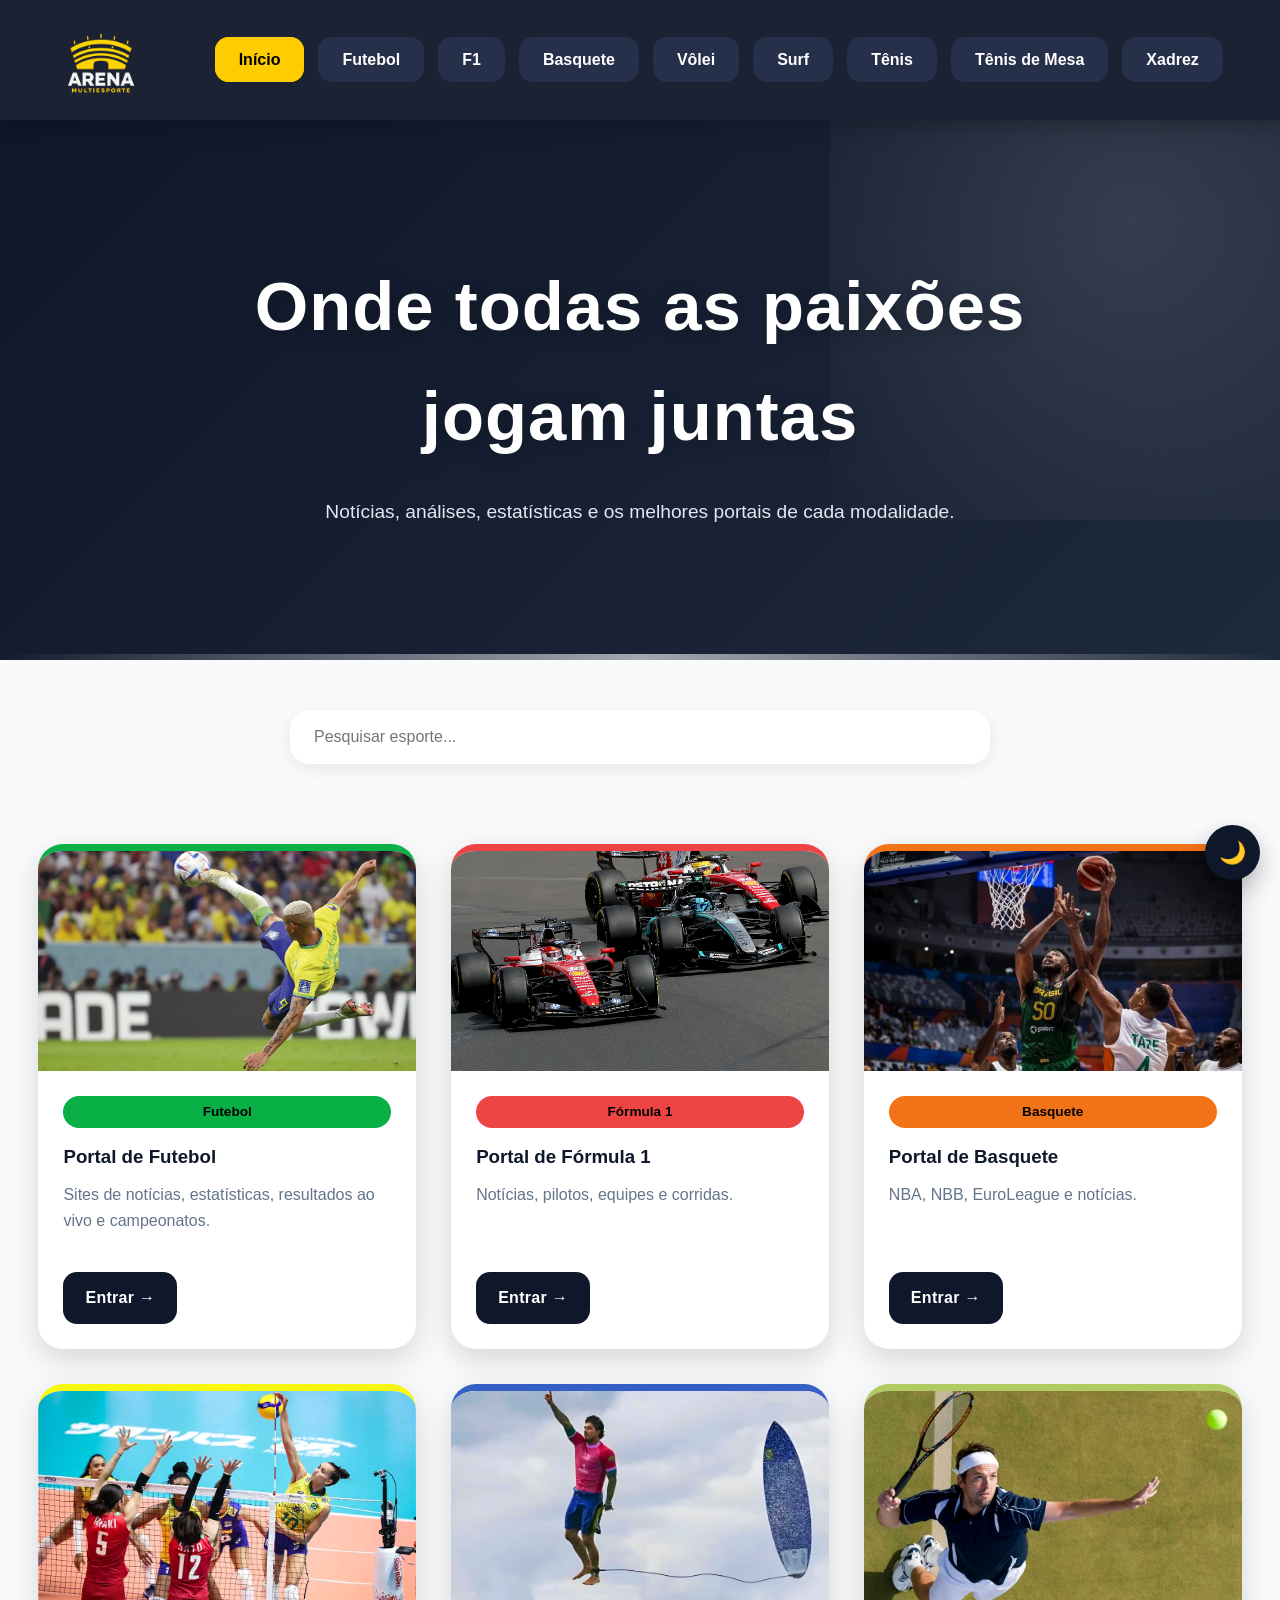
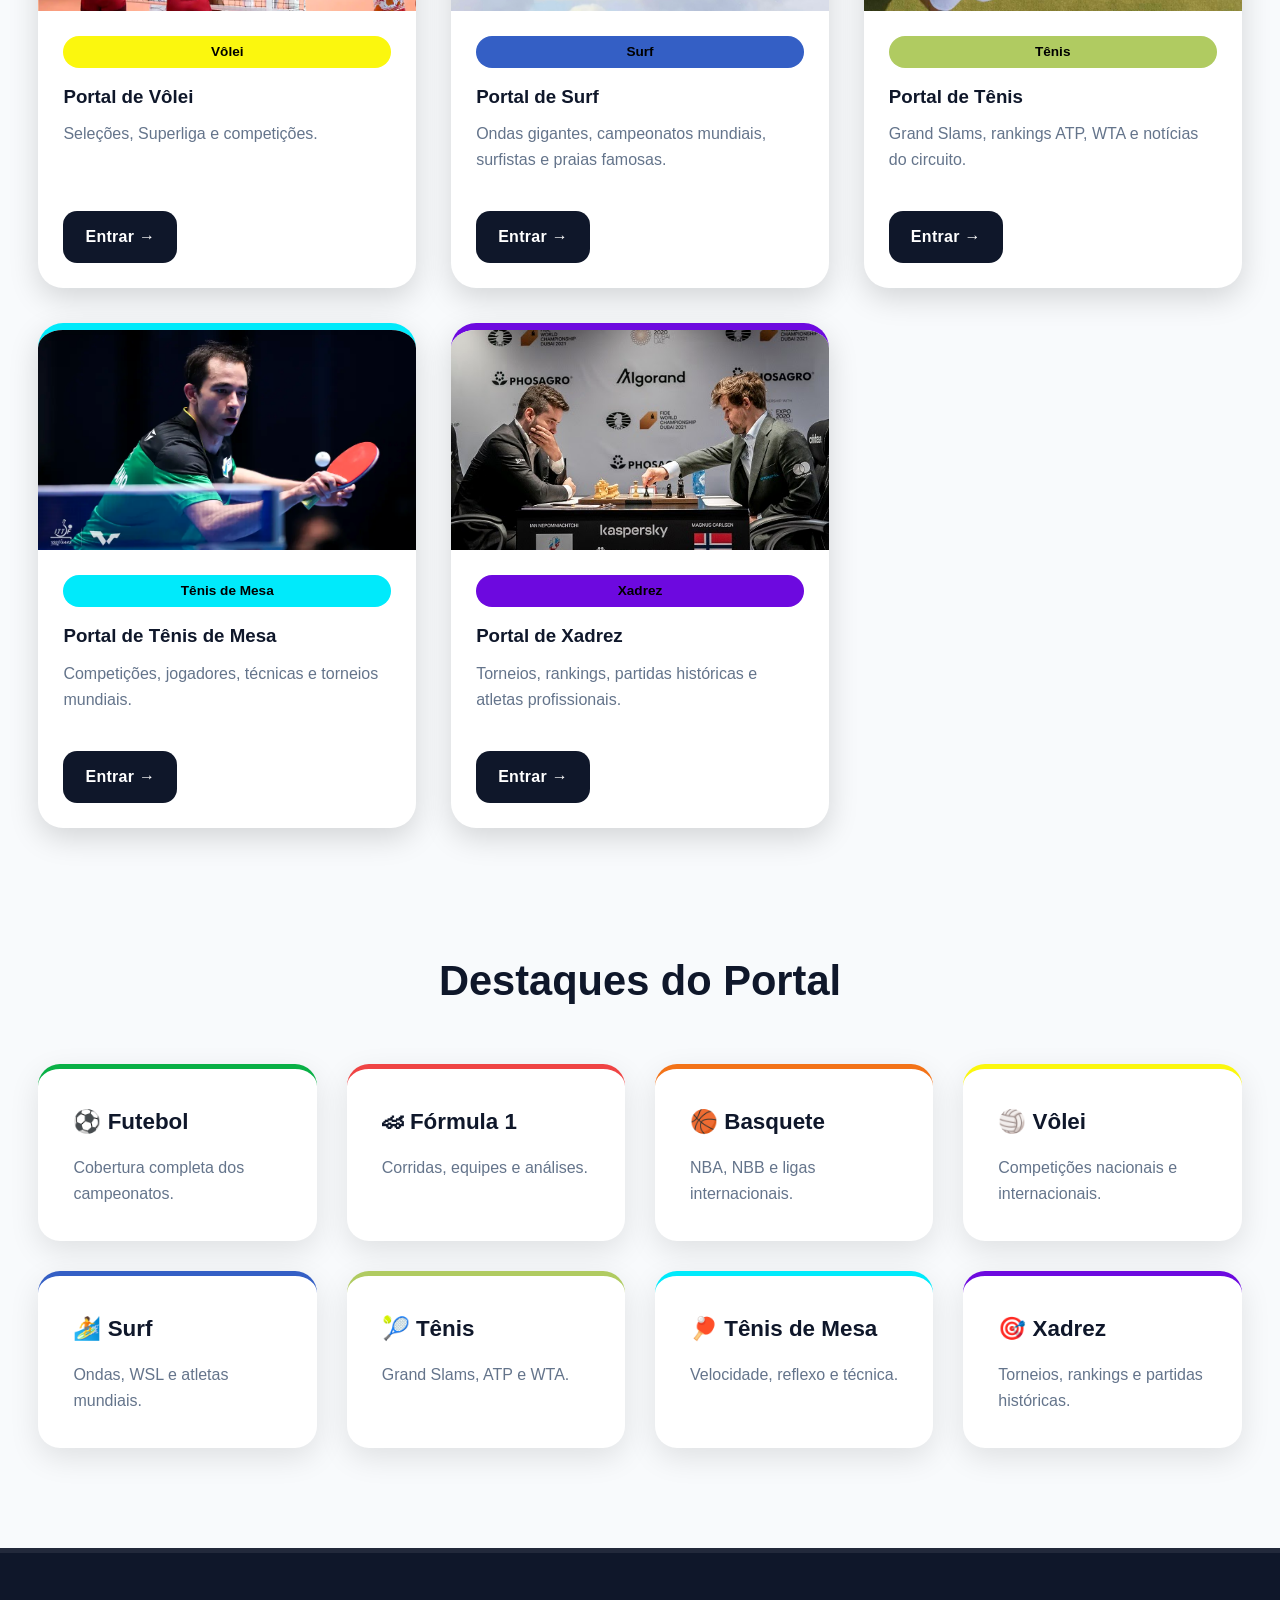
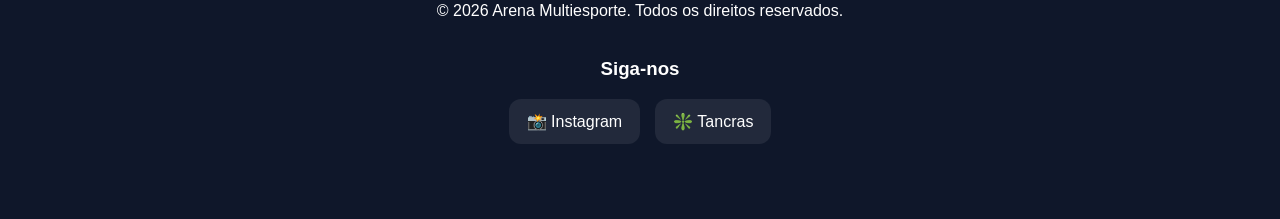
<file: index.html>
<!-- =========================================
index.html
========================================= -->

<!DOCTYPE html>
<html lang="pt-BR">

<head>

    <meta charset="UTF-8">
    <meta name="viewport" content="width=device-width, initial-scale=1.0">

    <title>Arena Multiesporte</title>

    <link rel="stylesheet" href="style.css">

</head>

<body>

    <!-- =========================================
HEADER
========================================= -->

    <header>

        <div class="header-container">

            <a href="index.html" class="logo">

                <img src="img/logo2.png" alt="Arena Multiesporte">

            </a>

            <nav>

                <ul class="nav-menu">

                    <li>
                        <a href="index.html" class="nav-btn inicio-btn" data-filter="todos">
                            Início
                        </a>
                    </li>

                    <li>
                        <a href="futebol.html" class="nav-btn futebol" data-filter="futebol">
                            Futebol
                        </a>
                    </li>

                    <li>
                        <a href="f1.html" class="nav-btn f1" data-filter="f1">
                            F1
                        </a>
                    </li>

                    <li>
                        <a href="basquete.html" class="nav-btn basquete" data-filter="basquete">
                            Basquete
                        </a>
                    </li>

                    <li>
                        <a href="volei.html" class="nav-btn volei" data-filter="volei">
                            Vôlei
                        </a>
                    </li>

                    <li>
                        <a href="surf.html" class="nav-btn surf" data-filter="surf">
                            Surf
                        </a>
                    </li>

                    <li>
                        <a href="tenis.html" class="nav-btn tenis" data-filter="tenis">
                            Tênis
                        </a>
                    </li>

                    <li>
                        <a href="tenisdemesa.html" class="nav-btn mesa" data-filter="mesa">
                            Tênis de Mesa
                        </a>
                    </li>

                    <li>
                        <a href="xadrez.html" class="nav-btn xadrez" data-filter="xadrez">
                            Xadrez
                        </a>
                    </li>

                </ul>

            </nav>

        </div>

    </header>

    <!-- =========================================
BANNER
========================================= -->

    <section class="hero">

        <div class="hero-content">

            <h2>
                Onde todas as paixões jogam juntas
            </h2>

            <p>
                Notícias, análises, estatísticas e os melhores portais
                de cada modalidade.
            </p>

        </div>

    </section>

    <!-- =========================================
BUSCA
========================================= -->

    <section>

        <input type="text" id="searchInput" class="search" placeholder="Pesquisar esporte...">

    </section>

    <!-- =========================================
CARDS
========================================= -->

    <main class="blog-container">

        <section class="posts-grid" id="sportsGrid">

            <!-- FUTEBOL -->

            <a href="futebol.html" class="post-card futebol-card">

                <div class="card-image">

                    <img src="img/futebol/Futebol.jpg" alt="futebol">

                </div>

                <div class="post-content">

                    <span class="category-badge futebol">
                        Futebol
                    </span>

                    <h3>
                        Portal de Futebol
                    </h3>

                    <p>
                        Sites de notícias,
                        estatísticas,
                        resultados ao vivo
                        e campeonatos.
                    </p>

                    <span class="read-more">
                        Entrar →
                    </span>

                </div>

            </a>

            <!-- F1 -->

            <a href="f1.html" class="post-card f1-card">

                <div class="card-image">

                    <img src="img/f1/f1.jpg" alt="f1">

                </div>

                <div class="post-content">

                    <span class="category-badge f1">
                        Fórmula 1
                    </span>

                    <h3>
                        Portal de Fórmula 1
                    </h3>

                    <p>
                        Notícias,
                        pilotos,
                        equipes
                        e corridas.
                    </p>

                    <span class="read-more">
                        Entrar →
                    </span>

                </div>

            </a>

            <!-- BASQUETE -->

            <a href="basquete.html" class="post-card basquete-card">

                <div class="card-image">

                    <img src="img/basquete/basquete.webp" alt="Basquete">

                </div>

                <div class="post-content">

                    <span class="category-badge basquete">
                        Basquete
                    </span>

                    <h3>
                        Portal de Basquete
                    </h3>

                    <p>
                        NBA,
                        NBB,
                        EuroLeague
                        e notícias.
                    </p>

                    <span class="read-more">
                        Entrar →
                    </span>

                </div>

            </a>

            <!-- VOLEI -->

            <a href="volei.html" class="post-card volei-card">

                <div class="card-image">

                    <img src="img/volei/volei.jpg" alt="Vôlei">

                </div>

                <div class="post-content">

                    <span class="category-badge volei">
                        Vôlei
                    </span>

                    <h3>
                        Portal de Vôlei
                    </h3>

                    <p>
                        Seleções,
                        Superliga
                        e competições.
                    </p>

                    <span class="read-more">
                        Entrar →
                    </span>

                </div>

            </a>

            <!-- SURF -->

            <a href="surf.html" class="post-card surf-card">

                <div class="card-image">

                    <img src="img/surf/surf.jpg" alt="Surf">

                </div>

                <div class="post-content">

                    <span class="category-badge surf">
                        Surf
                    </span>

                    <h3>
                        Portal de Surf
                    </h3>

                    <p>
                        Ondas gigantes,
                        campeonatos mundiais,
                        surfistas
                        e praias famosas.
                    </p>

                    <span class="read-more">
                        Entrar →
                    </span>

                </div>

            </a>

            <!-- TÊNIS -->

            <a href="tenis.html" class="post-card tenis-card">

                <div class="card-image">

                    <img src="img/tenis/tenis.jpg" alt="Tênis">

                </div>

                <div class="post-content">

                    <span class="category-badge tenis">
                        Tênis
                    </span>

                    <h3>
                        Portal de Tênis
                    </h3>

                    <p>
                        Grand Slams,
                        rankings ATP,
                        WTA
                        e notícias do circuito.
                    </p>

                    <span class="read-more">
                        Entrar →
                    </span>

                </div>

            </a>

            <!-- TÊNIS DE MESA -->

            <a href="tenisdemesa.html" class="post-card mesa-card">

                <div class="card-image">

                    <img src="img/tenis de mesa/tenis de mesa.webp" alt="Tênis de Mesa">

                </div>

                <div class="post-content">

                    <span class="category-badge mesa">
                        Tênis de Mesa
                    </span>

                    <h3>
                        Portal de Tênis de Mesa
                    </h3>

                    <p>
                        Competições,
                        jogadores,
                        técnicas
                        e torneios mundiais.
                    </p>

                    <span class="read-more">
                        Entrar →
                    </span>

                </div>

            </a>

            <a href="xadrez.html" class="post-card xadrez-card">

                <div class="card-image">

                    <img src="xadrez/xadrez.jpg" alt="Xadrez">

                </div>

                <div class="post-content">

                    <span class="category-badge xadrez">
                        Xadrez
                    </span>

                    <h3>
                        Portal de Xadrez
                    </h3>

                    <p>
                        Torneios,
                        rankings,
                        partidas históricas
                        e atletas profissionais.
                    </p>

                    <span class="read-more">
                        Entrar →
                    </span>

                </div>

            </a>

        </section>

    </main>

    <!-- =========================================
DESTAQUES
========================================= -->

    <section class="highlights">

        <h2>
            Destaques do Portal
        </h2>

        <div class="highlight-grid">

            <div class="highlight-card">

                <h3>
                    ⚽ Futebol
                </h3>

                <p>
                    Cobertura completa
                    dos campeonatos.
                </p>

            </div>

            <div class="highlight-card">

                <h3>
                    🏎 Fórmula 1
                </h3>

                <p>
                    Corridas,
                    equipes
                    e análises.
                </p>

            </div>

            <div class="highlight-card">

                <h3>
                    🏀 Basquete
                </h3>

                <p>
                    NBA,
                    NBB
                    e ligas internacionais.
                </p>

            </div>

            <div class="highlight-card">

                <h3>
                    🏐 Vôlei
                </h3>

                <p>
                    Competições nacionais
                    e internacionais.
                </p>

            </div>

            <div class="highlight-card">

                <h3>
                    🏄 Surf
                </h3>

                <p>
                    Ondas,
                    WSL
                    e atletas mundiais.
                </p>

            </div>

            <div class="highlight-card">

                <h3>
                    🎾 Tênis
                </h3>

                <p>
                    Grand Slams,
                    ATP
                    e WTA.
                </p>

            </div>

            <div class="highlight-card">

                <h3>
                    🏓 Tênis de Mesa
                </h3>

                <p>
                    Velocidade,
                    reflexo
                    e técnica.
                </p>

            </div>

            <div class="highlight-card">

                <h3>
                    🎯 Xadrez
                </h3>

                <p>
                    Torneios,
                    rankings
                    e partidas históricas.
                </p>

            </div>

        </div>

    </section>

    <!-- =========================================
RODAPÉ
========================================= -->

    <footer>

        <p>
            © 2026 Arena Multiesporte.
            Todos os direitos reservados.
        </p>
        <div class="footer-social">

            <h3>Siga-nos</h3>

            <div class="social-links">

                <a href="https://www.instagram.com/arena.multiesporte/" target="_blank">
                    📸 Instagram
                </a>

                <a href="https://2min-tancras.github.io/tancras" target="_blank">
                    ❇️ Tancras
                </a>

            </div>

        </div>
    </footer>

    <script src="script.js"></script>

</body>

</html>
</file>
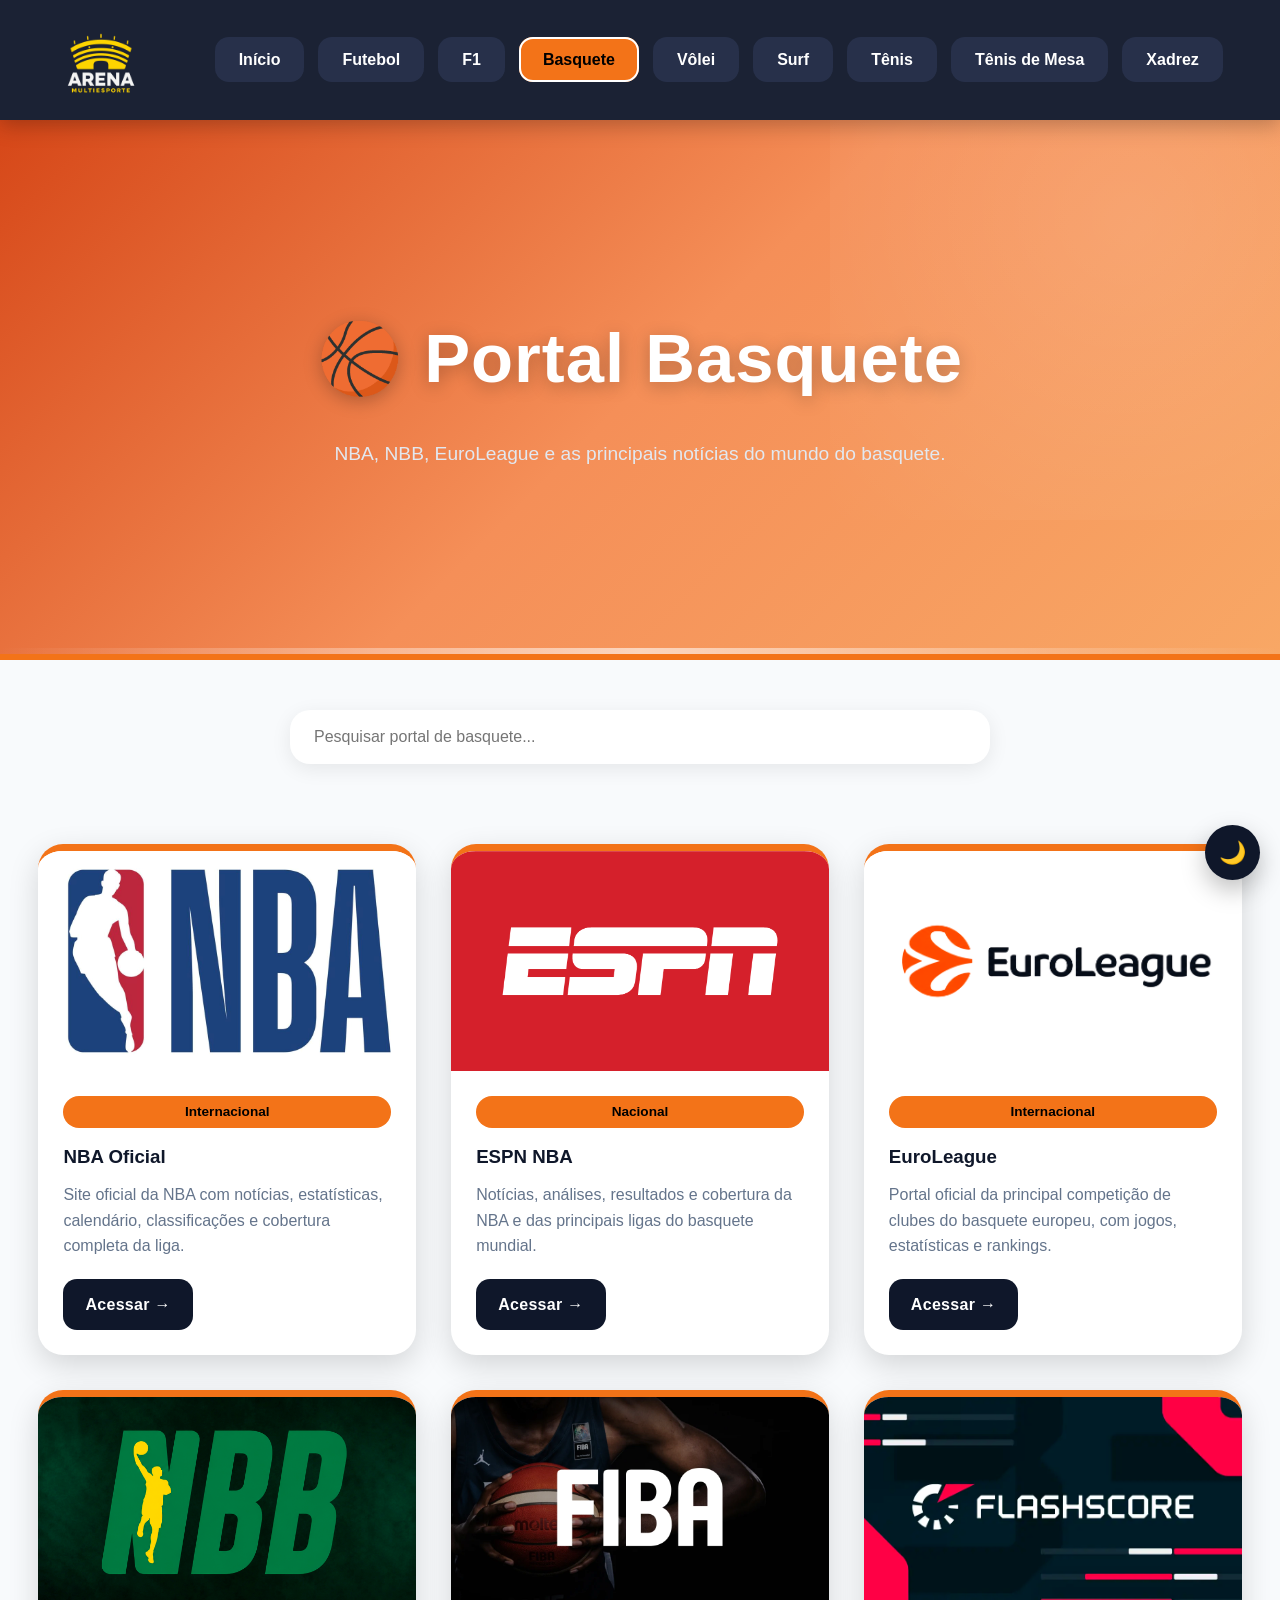
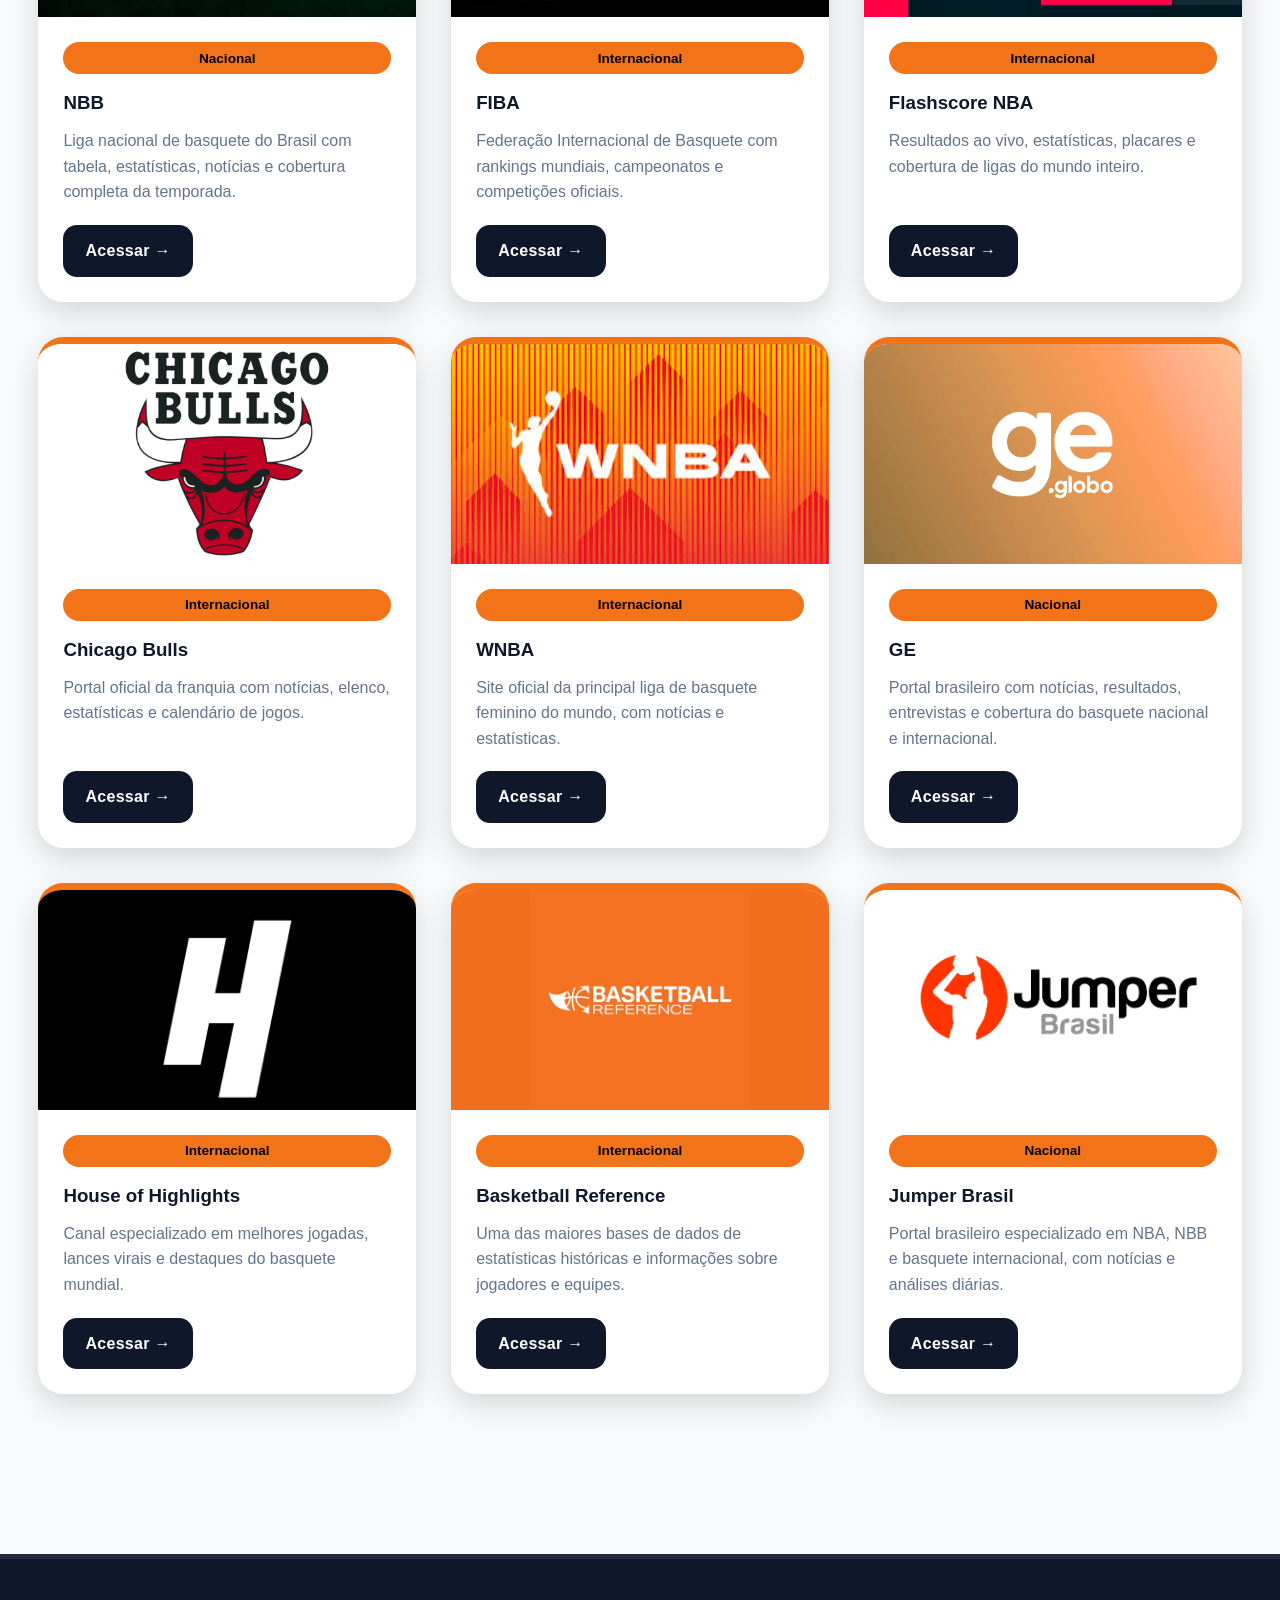
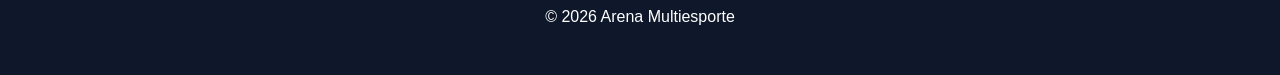
<file: basquete.html>
<!-- =========================================
basquete.html
========================================= -->

<!DOCTYPE html>
<html lang="pt-BR">

<head>

<meta charset="UTF-8">
<meta name="viewport" content="width=device-width, initial-scale=1.0">

<title>Portal Basquete | Arena Multiesporte</title>

<link rel="stylesheet" href="style.css">

</head>

<body>

<!-- =========================================
HEADER
========================================= -->

<header>

<div class="header-container">

<a href="index.html" class="logo">

<img src="img/logo2.png" alt="Arena Multiesporte">

</a>

<nav>

<ul class="nav-menu">

<li>
<a href="index.html" class="nav-btn">
Início
</a>
</li>

<li>
<a href="futebol.html" class="nav-btn futebol">
Futebol
</a>
</li>

<li>
<a href="f1.html" class="nav-btn f1">
F1
</a>
</li>

<li>
<a href="basquete.html" class="nav-btn basquete active">
Basquete
</a>
</li>

<li>
<a href="volei.html" class="nav-btn volei">
Vôlei
</a>
</li>

<li>
<a href="surf.html" class="nav-btn surf">
Surf
</a>
</li>

<li>
<a href="tenis.html" class="nav-btn tenis">
Tênis
</a>
</li>

<li>
<a href="tenisdemesa.html" class="nav-btn mesa">
Tênis de Mesa
</a>
</li>

<li>
<a href="xadrez.html" class="nav-btn xadrez">
Xadrez
</a>
</li>

</ul>

</nav>

</div>

</header>

<section class="hero basquete-hero">

<div class="hero-content">

<h2>
🏀 Portal Basquete
</h2>

<p>
NBA, NBB, EuroLeague
e as principais notícias do mundo do basquete.
</p>

</div>

</section>

<section>

<input
type="text"
id="searchInput"
class="search"
placeholder="Pesquisar portal de basquete..."
>

</section>

<main class="blog-container">

<section class="posts-grid">

<!-- CARD 1 -->

<article class="post-card basquete-card">

<div class="card-image">
<img src="img/basquete/nba.jpg" alt="NBA">
</div>

<div class="post-content">

<span class="category-badge basquete">
Internacional
</span>

<h3>
NBA Oficial
</h3>

<p>
Site oficial da NBA com notícias,
estatísticas, calendário,
classificações e cobertura completa da liga.
</p>

<a href="https://www.nba.com" target="_blank" class="read-more">
Acessar →
</a>

</div>

</article>

<!-- CARD 2 -->

<article class="post-card basquete-card">

<div class="card-image">
<img src="img/espn.png" alt="ESPN NBA">
</div>

<div class="post-content">

<span class="category-badge basquete">
Nacional
</span>

<h3>
ESPN NBA
</h3>

<p>
Notícias, análises,
resultados e cobertura da NBA
e das principais ligas do basquete mundial.
</p>

<a href="https://www.espn.com.br/nba" target="_blank" class="read-more">
Acessar →
</a>

</div>

</article>

<!-- CARD 3 -->

<article class="post-card basquete-card">

<div class="card-image">
<img src="img/basquete/euroleague.png" alt="EuroLeague">
</div>

<div class="post-content">

<span class="category-badge basquete">
Internacional
</span>

<h3>
EuroLeague
</h3>

<p>
Portal oficial da principal competição
de clubes do basquete europeu,
com jogos, estatísticas e rankings.
</p>

<a href="https://www.euroleaguebasketball.net" target="_blank" class="read-more">
Acessar →
</a>

</div>

</article>

<!-- CARD 4 -->

<article class="post-card basquete-card">

<div class="card-image">
<img src="img/basquete/nbb.png" alt="NBB">
</div>

<div class="post-content">

<span class="category-badge basquete">
Nacional
</span>

<h3>
NBB
</h3>

<p>
Liga nacional de basquete do Brasil
com tabela, estatísticas,
notícias e cobertura completa da temporada.
</p>

<a href="https://lnb.com.br/nbb/" target="_blank" class="read-more">
Acessar →
</a>

</div>

</article>

<!-- CARD 5 -->

<article class="post-card basquete-card">

<div class="card-image">
<img src="img/basquete/fiba.webp" alt="FIBA">
</div>

<div class="post-content">

<span class="category-badge basquete">
Internacional
</span>

<h3>
FIBA
</h3>

<p>
Federação Internacional de Basquete
com rankings mundiais,
campeonatos e competições oficiais.
</p>

<a href="https://www.fiba.basketball" target="_blank" class="read-more">
Acessar →
</a>

</div>

</article>

<!-- CARD 6 -->

<article class="post-card basquete-card">

<div class="card-image">
<img src="img/futebol/flashscore.webp" alt="Flashscore NBA">
</div>

<div class="post-content">

<span class="category-badge basquete">
Internacional
</span>

<h3>
Flashscore NBA
</h3>

<p>
Resultados ao vivo,
estatísticas, placares
e cobertura de ligas do mundo inteiro.
</p>

<a href="https://www.flashscore.com.br/basquete/" target="_blank" class="read-more">
Acessar →
</a>

</div>

</article>

<!-- =========================================
CARDS 7-12 BASQUETE
========================================= -->

<!-- CARD 7 -->

<article class="post-card basquete-card">

<div class="card-image">

<img src="img/basquete/chicago.jpg">

</div>

<div class="post-content">

<span class="category-badge basquete">
Internacional
</span>

<h3>
Chicago Bulls
</h3>

<p>
Portal oficial da franquia
com notícias, elenco,
estatísticas e calendário de jogos.
</p>

<a href="https://www.nba.com/bulls" target="_blank" class="read-more">
Acessar →
</a>

</div>

</article>

<!-- CARD 8 -->

<article class="post-card basquete-card">

<div class="card-image">

<img src="img/basquete/wnba.jpg">

</div>

<div class="post-content">

<span class="category-badge basquete">
Internacional
</span>

<h3>
WNBA
</h3>

<p>
Site oficial da principal liga
de basquete feminino do mundo,
com notícias e estatísticas.
</p>

<a href="https://www.wnba.com" target="_blank" class="read-more">
Acessar →
</a>

</div>

</article>

<!-- CARD 9 -->

<article class="post-card basquete-card">

<div class="card-image">

<img src="imgge/gebasquete.jpg">

</div>

<div class="post-content">

<span class="category-badge basquete">
Nacional
</span>

<h3>
GE
</h3>

<p>
Portal brasileiro com notícias,
resultados, entrevistas
e cobertura do basquete nacional e internacional.
</p>

<a href="https://ge.globo.com/basquete/" target="_blank" class="read-more">
Acessar →
</a>

</div>

</article>

<!-- CARD 10 -->

<article class="post-card basquete-card">

<div class="card-image">

<img src="img/basquete/h.png">

</div>

<div class="post-content">

<span class="category-badge basquete">
Internacional
</span>

<h3>
House of Highlights
</h3>

<p>
Canal especializado em melhores jogadas,
lances virais e destaques
do basquete mundial.
</p>

<a href="https://www.youtube.com/@HouseofHighlights" target="_blank" class="read-more">
Acessar →
</a>

</div>

</article>

<!-- CARD 11 -->

<article class="post-card basquete-card">

<div class="card-image">

<img src="img/basquete/basketballreference.png">

</div>

<div class="post-content">

<span class="category-badge basquete">
Internacional
</span>

<h3>
Basketball Reference
</h3>

<p>
Uma das maiores bases de dados
de estatísticas históricas
e informações sobre jogadores e equipes.
</p>

<a href="https://www.basketball-reference.com/" target="_blank" class="read-more">
Acessar →
</a>

</div>

</article>

<!-- CARD 12 -->

<article class="post-card basquete-card">

<div class="card-image">

<img src="img/basquete/jumperbrasil.png" alt="Jumper Brasil">

</div>

<div class="post-content">

<span class="category-badge basquete">
Nacional
</span>

<h3>
Jumper Brasil
</h3>

<p>
Portal brasileiro especializado em NBA,
NBB e basquete internacional,
com notícias e análises diárias.
</p>

<a href="https://jumperbrasil.com.br/" target="_blank" class="read-more">
Acessar →
</a>

</div>

</article>

</section>

</main>



<footer>

<p>
© 2026 Arena Multiesporte
</p>

</footer>

<script src="script.js"></script>

</body>
</html>
</file>
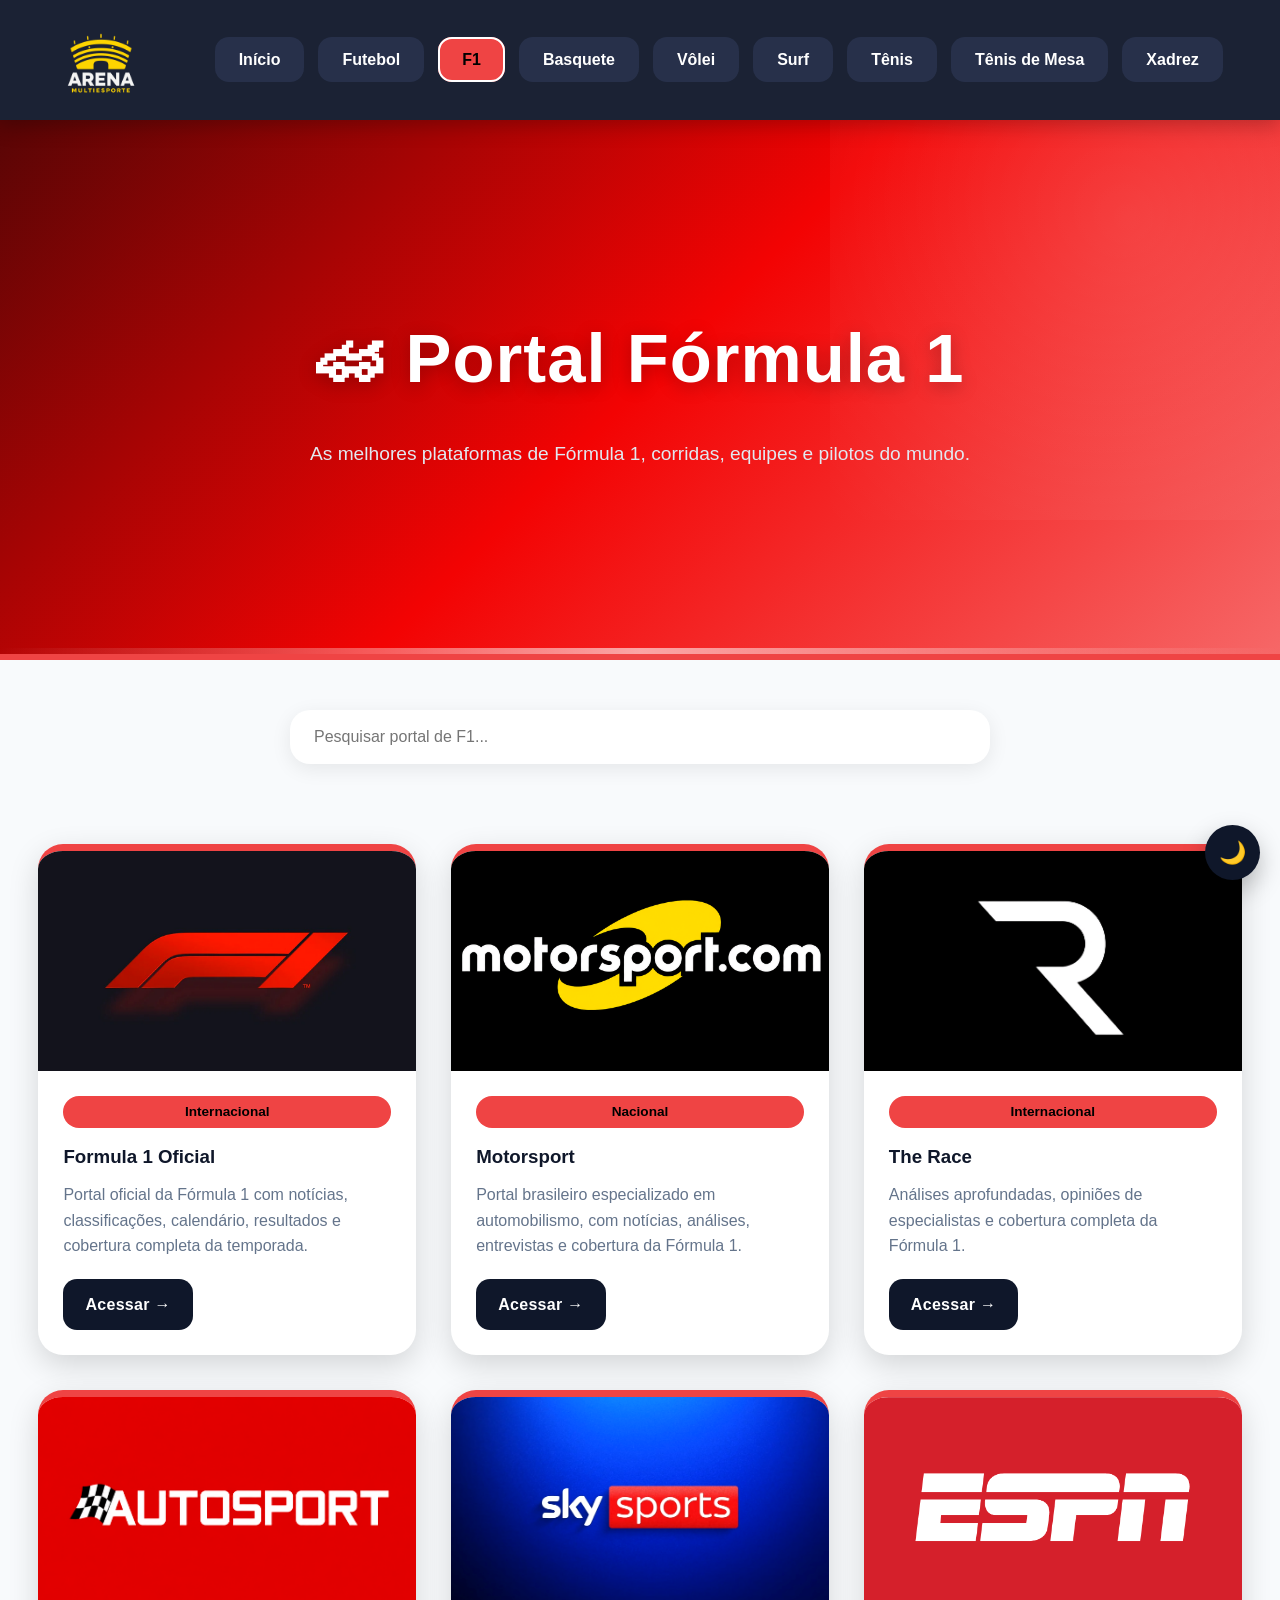
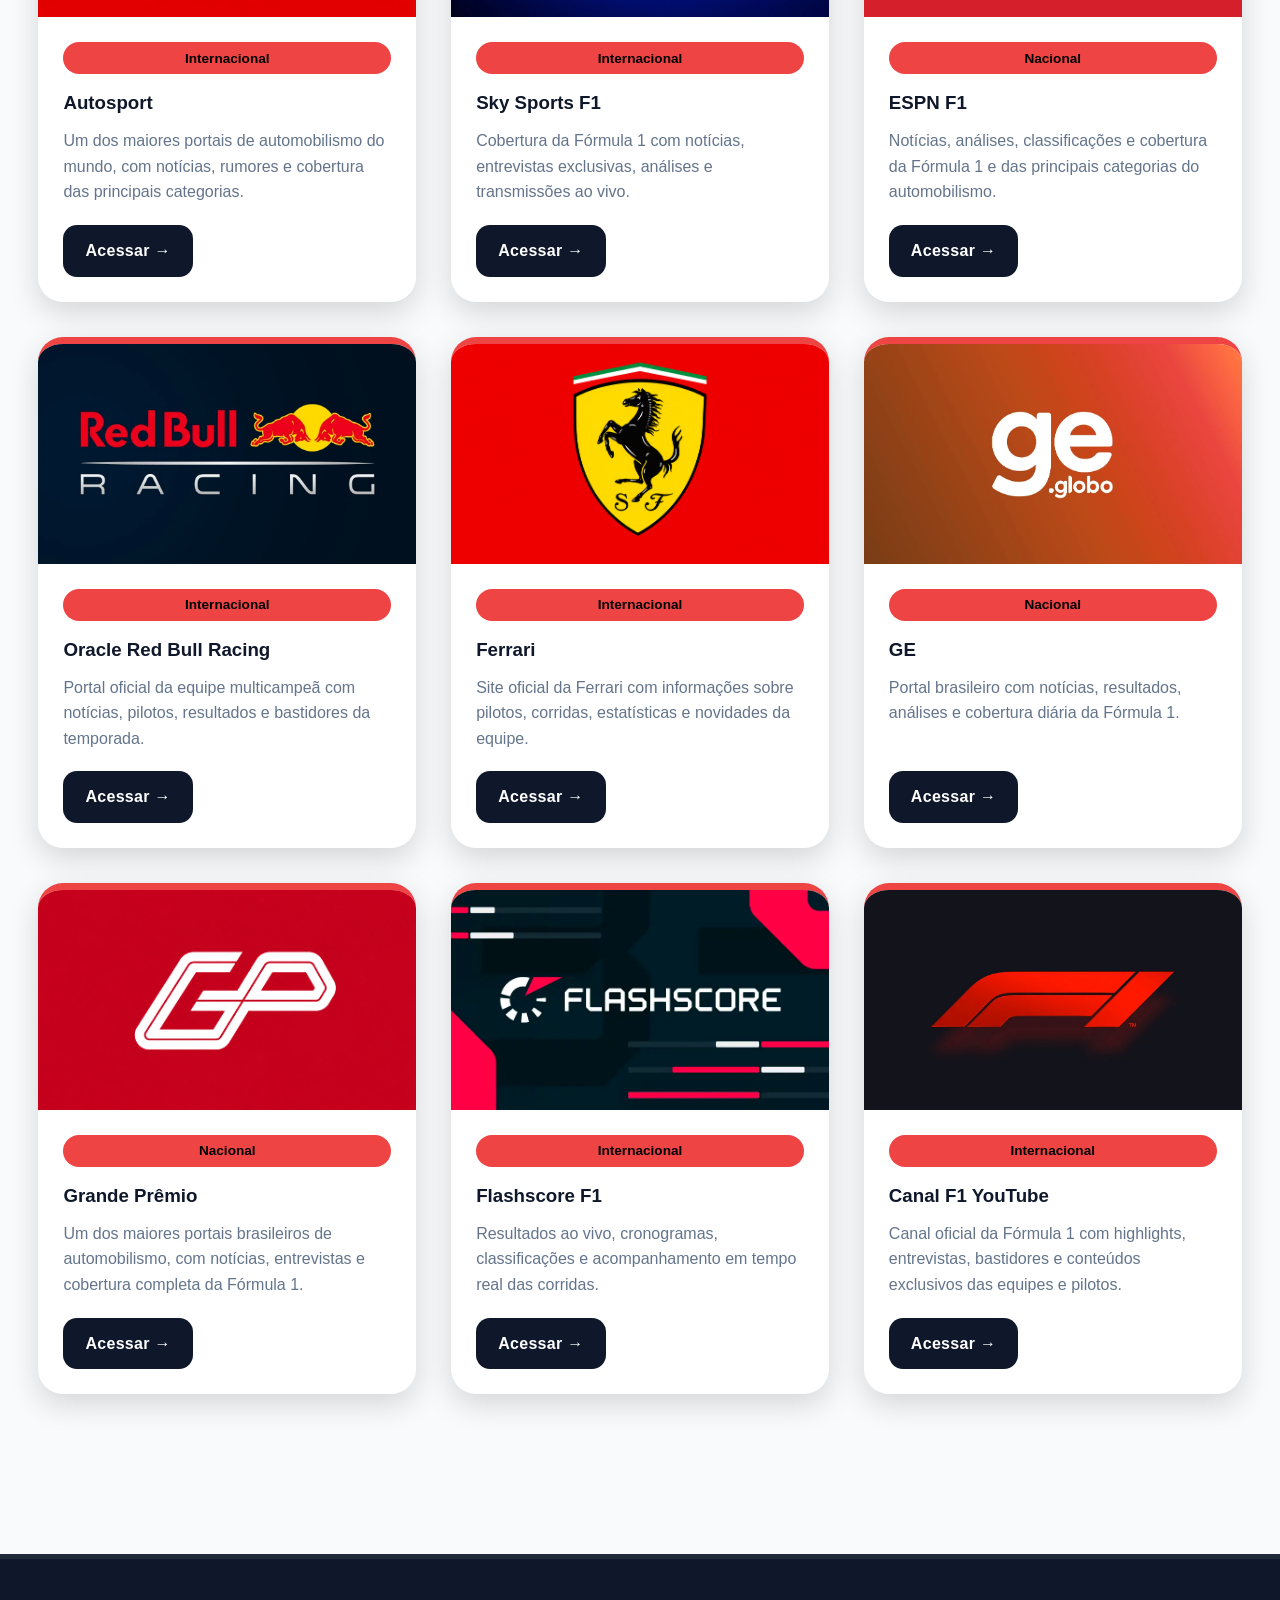
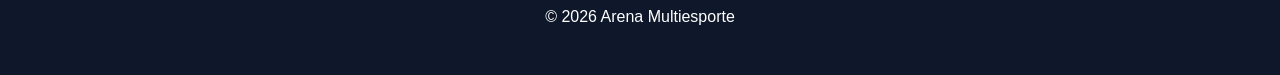
<file: f1.html>
<!-- =========================================
f1.html
========================================= -->

<!DOCTYPE html>
<html lang="pt-BR">

<head>

<meta charset="UTF-8">
<meta name="viewport" content="width=device-width, initial-scale=1.0">

<title>Portal Fórmula 1 | Arena Multiesporte</title>

<link rel="stylesheet" href="style.css">

</head>

<body>

<!-- =========================================
HEADER
========================================= -->

<header>

<div class="header-container">

<a href="index.html" class="logo">

<img src="img/logo2.png" alt="Arena Multiesporte">

</a>

<nav>

<ul class="nav-menu">

<li>
<a href="index.html" class="nav-btn">
Início
</a>
</li>

<li>
<a href="futebol.html" class="nav-btn futebol">
Futebol
</a>
</li>

<li>
<a href="f1.html" class="nav-btn f1 active">
F1
</a>
</li>

<li>
<a href="basquete.html" class="nav-btn basquete">
Basquete
</a>
</li>

<li>
<a href="volei.html" class="nav-btn volei">
Vôlei
</a>
</li>

<li>
<a href="surf.html" class="nav-btn surf">
Surf
</a>
</li>

<li>
<a href="tenis.html" class="nav-btn tenis">
Tênis
</a>
</li>

<li>
<a href="tenisdemesa.html" class="nav-btn mesa">
Tênis de Mesa
</a>
</li>

<li>
<a href="xadrez.html" class="nav-btn xadrez">
Xadrez
</a>
</li>

</ul>

</nav>

</div>

</header>

<section class="hero f1-hero">

<div class="hero-content">

<h2>
🏎 Portal Fórmula 1
</h2>

<p>
As melhores plataformas de Fórmula 1,
corridas, equipes e pilotos do mundo.
</p>

</div>

</section>

<section>

<input
type="text"
id="searchInput"
class="search"
placeholder="Pesquisar portal de F1..."
>

</section>

<main class="blog-container">

<section class="posts-grid">

<!-- CARD 1 -->

<article class="post-card f1-card">

<div class="card-image">
<img src="img/f1/f1.webp" alt="Formula 1">
</div>

<div class="post-content">

<span class="category-badge f1">
Internacional
</span>

<h3>
Formula 1 Oficial
</h3>

<p>
Portal oficial da Fórmula 1 com notícias,
classificações, calendário,
resultados e cobertura completa da temporada.
</p>

<a href="https://www.formula1.com" target="_blank" class="read-more">
Acessar →
</a>

</div>

</article>

<!-- CARD 2 -->

<article class="post-card f1-card">

<div class="card-image card-image--logo">
<img src="img/f1/motorsport.png" alt="Motorsport">
</div>

<div class="post-content">

<span class="category-badge f1">
Nacional
</span>

<h3>
Motorsport
</h3>

<p>
Portal brasileiro especializado em automobilismo,
com notícias, análises,
entrevistas e cobertura da Fórmula 1.
</p>

<a href="https://motorsport.uol.com.br" target="_blank" class="read-more">
Acessar →
</a>

</div>

</article>

<!-- CARD 3 -->

<article class="post-card f1-card">

<div class="card-image">
<img src="img/f1/the race.png" alt="The Race">
</div>

<div class="post-content">

<span class="category-badge f1">
Internacional
</span>

<h3>
The Race
</h3>

<p>
Análises aprofundadas,
opiniões de especialistas
e cobertura completa da Fórmula 1.
</p>

<a href="https://www.the-race.com/formula-1/" target="_blank" class="read-more">
Acessar →
</a>

</div>

</article>

<!-- CARD 4 -->

<article class="post-card f1-card">

<div class="card-image">
<img src="img/f1/autosport.png" alt="Autosport">
</div>

<div class="post-content">

<span class="category-badge f1">
Internacional
</span>

<h3>
Autosport
</h3>

<p>
Um dos maiores portais de automobilismo do mundo,
com notícias, rumores
e cobertura das principais categorias.
</p>

<a href="https://www.autosport.com/f1/" target="_blank" class="read-more">
Acessar →
</a>

</div>

</article>

<!-- CARD 5 -->

<article class="post-card f1-card">

<div class="card-image">
<img src="img/f1/skysports.avif" alt="Sky Sports F1">
</div>

<div class="post-content">

<span class="category-badge f1">
Internacional
</span>

<h3>
Sky Sports F1
</h3>

<p>
Cobertura da Fórmula 1 com notícias,
entrevistas exclusivas,
análises e transmissões ao vivo.
</p>

<a href="https://www.skysports.com/f1" target="_blank" class="read-more">
Acessar →
</a>

</div>

</article>

<!-- CARD 6 -->

<article class="post-card f1-card">

<div class="card-image">
<img src="img/espn.png" alt="ESPN F1">
</div>

<div class="post-content">

<span class="category-badge f1">
Nacional
</span>

<h3>
ESPN F1
</h3>

<p>
Notícias, análises,
classificações e cobertura da Fórmula 1
e das principais categorias do automobilismo.
</p>

<a href="https://www.espn.com.br/f1/" target="_blank" class="read-more">
Acessar →
</a>

</div>

</article>

<!-- CARD 7 -->

<article class="post-card f1-card">

<div class="card-image">

<img src="img/f1/red bull.jpg">

</div>

<div class="post-content">

<span class="category-badge f1">
Internacional
</span>

<h3>
Oracle Red Bull Racing
</h3>

<p>
Portal oficial da equipe multicampeã
com notícias, pilotos,
resultados e bastidores da temporada.
</p>

<a href="https://www.redbullracing.com" target="_blank" class="read-more">
Acessar →
</a>

</div>

</article>

<!-- CARD 8 -->

<article class="post-card f1-card">

<div class="card-image card-image--logo">

<img src="img/f1/ferrari.png" alt="Ferrari">

</div>

<div class="post-content">

<span class="category-badge f1">
Internacional
</span>

<h3>
Ferrari
</h3>

<p>
Site oficial da Ferrari com informações
sobre pilotos, corridas,
estatísticas e novidades da equipe.
</p>

<a href="https://www.ferrari.com/en-EN/formula1" target="_blank" class="read-more">
Acessar →
</a>

</div>

</article>

<!-- CARD 9 -->

<article class="post-card f1-card">

<div class="card-image">

<img src="imgge/gef1.jpg">

</div>

<div class="post-content">

<span class="category-badge f1">
Nacional
</span>

<h3>
GE
</h3>

<p>
Portal brasileiro com notícias,
resultados, análises
e cobertura diária da Fórmula 1.
</p>

<a href="https://ge.globo.com/motor/formula-1/" target="_blank" class="read-more">
Acessar →
</a>

</div>

</article>

<!-- CARD 10 -->

<article class="post-card f1-card">

<div class="card-image">

<img src="img/f1/grande premio.png">

</div>

<div class="post-content">

<span class="category-badge f1">
Nacional
</span>

<h3>
Grande Prêmio
</h3>

<p>
Um dos maiores portais brasileiros de automobilismo,
com notícias, entrevistas
e cobertura completa da Fórmula 1.
</p>

<a href="https://www.grandepremio.com.br/f1/" target="_blank" class="read-more">
Acessar →
</a>

</div>

</article>

<!-- CARD 11 -->

<article class="post-card f1-card">

<div class="card-image">

<img src="img/futebol/flashscore.webp">

</div>

<div class="post-content">

<span class="category-badge f1">
Internacional
</span>

<h3>
Flashscore F1
</h3>

<p>
Resultados ao vivo,
cronogramas, classificações
e acompanhamento em tempo real das corridas.
</p>

<a href="https://www.flashscore.com/motorsport/" target="_blank" class="read-more">
Acessar →
</a>

</div>

</article>

<!-- CARD 12 -->

<article class="post-card f1-card">

<div class="card-image">

<img src="img/f1/f1.webp">

</div>

<div class="post-content">

<span class="category-badge f1">
Internacional
</span>

<h3>
Canal F1 YouTube
</h3>

<p>
Canal oficial da Fórmula 1 com highlights,
entrevistas, bastidores
e conteúdos exclusivos das equipes e pilotos.
</p>

<a href="https://www.youtube.com/@Formula1" target="_blank" class="read-more">
Acessar →
</a>

</div>

</article>

</section>

</main>



<footer>

<p>
© 2026 Arena Multiesporte
</p>

</footer>

<script src="script.js"></script>

</body>
</html>
</file>
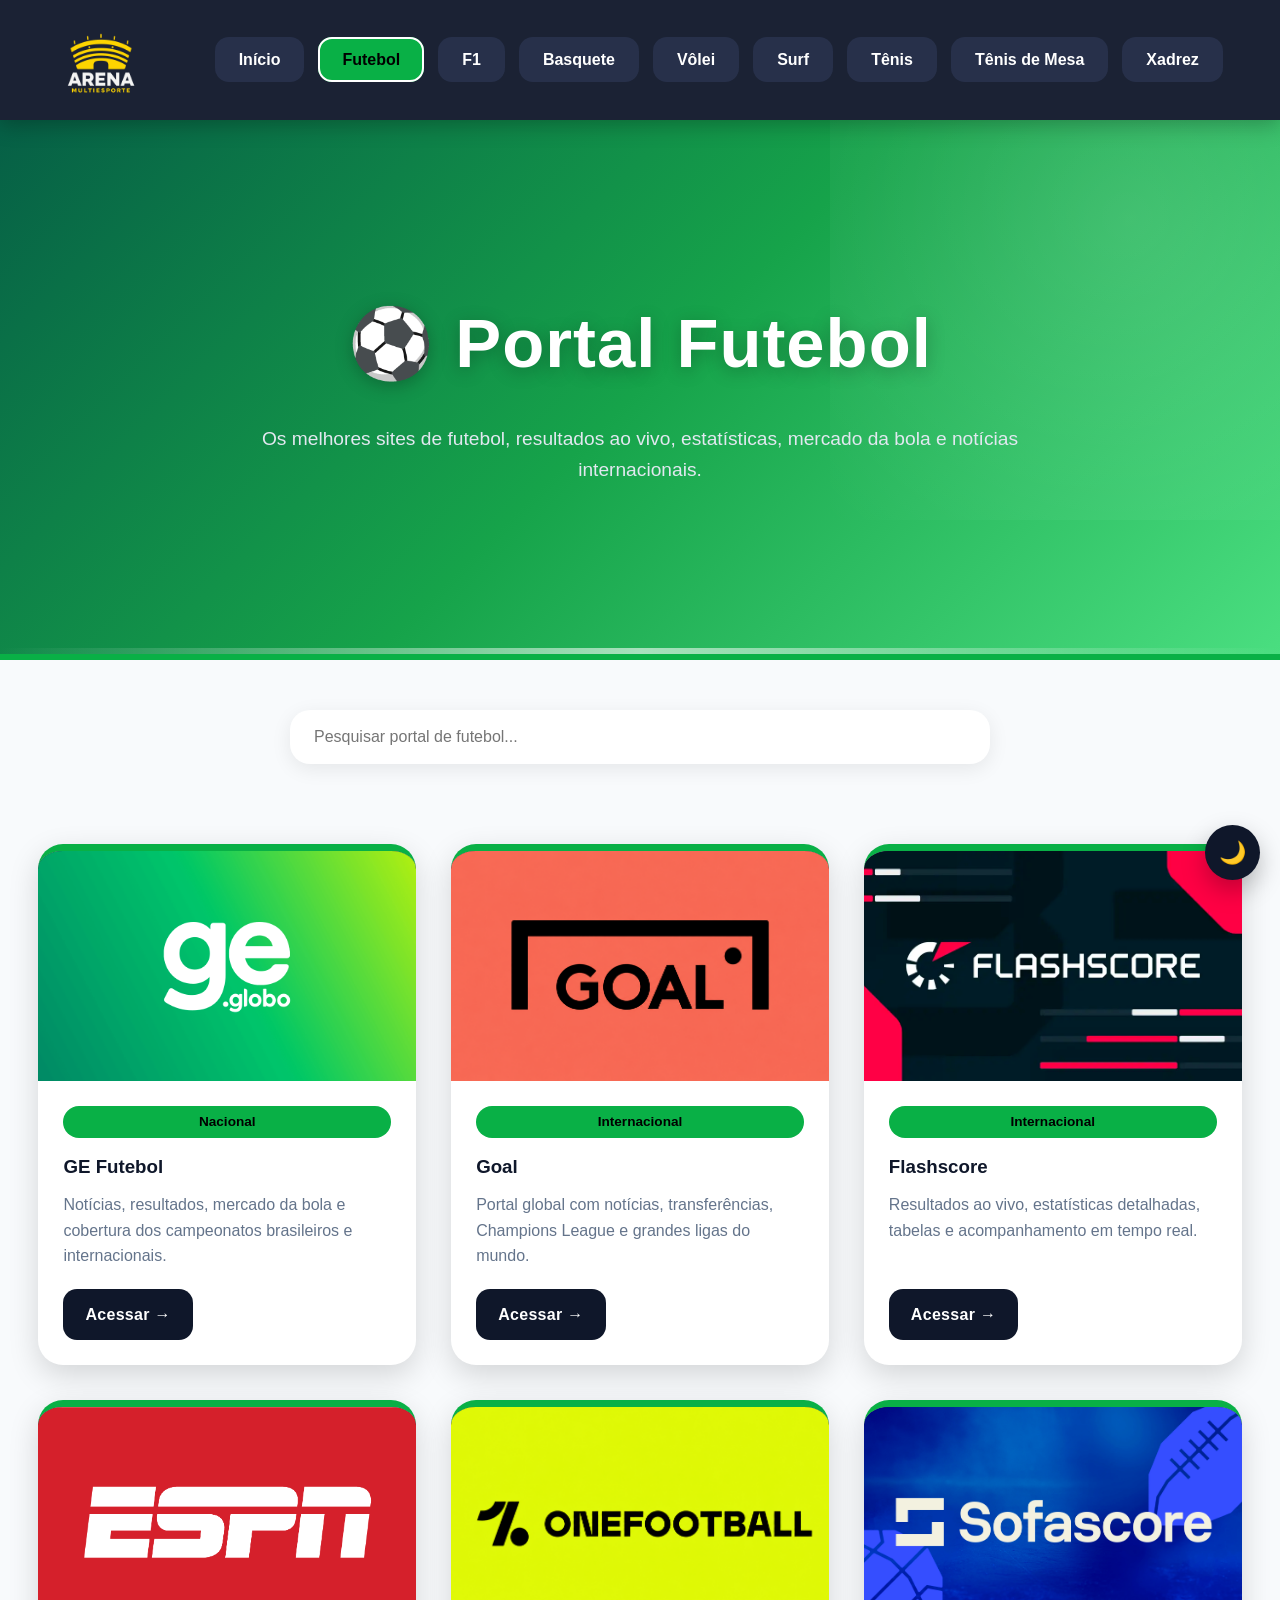
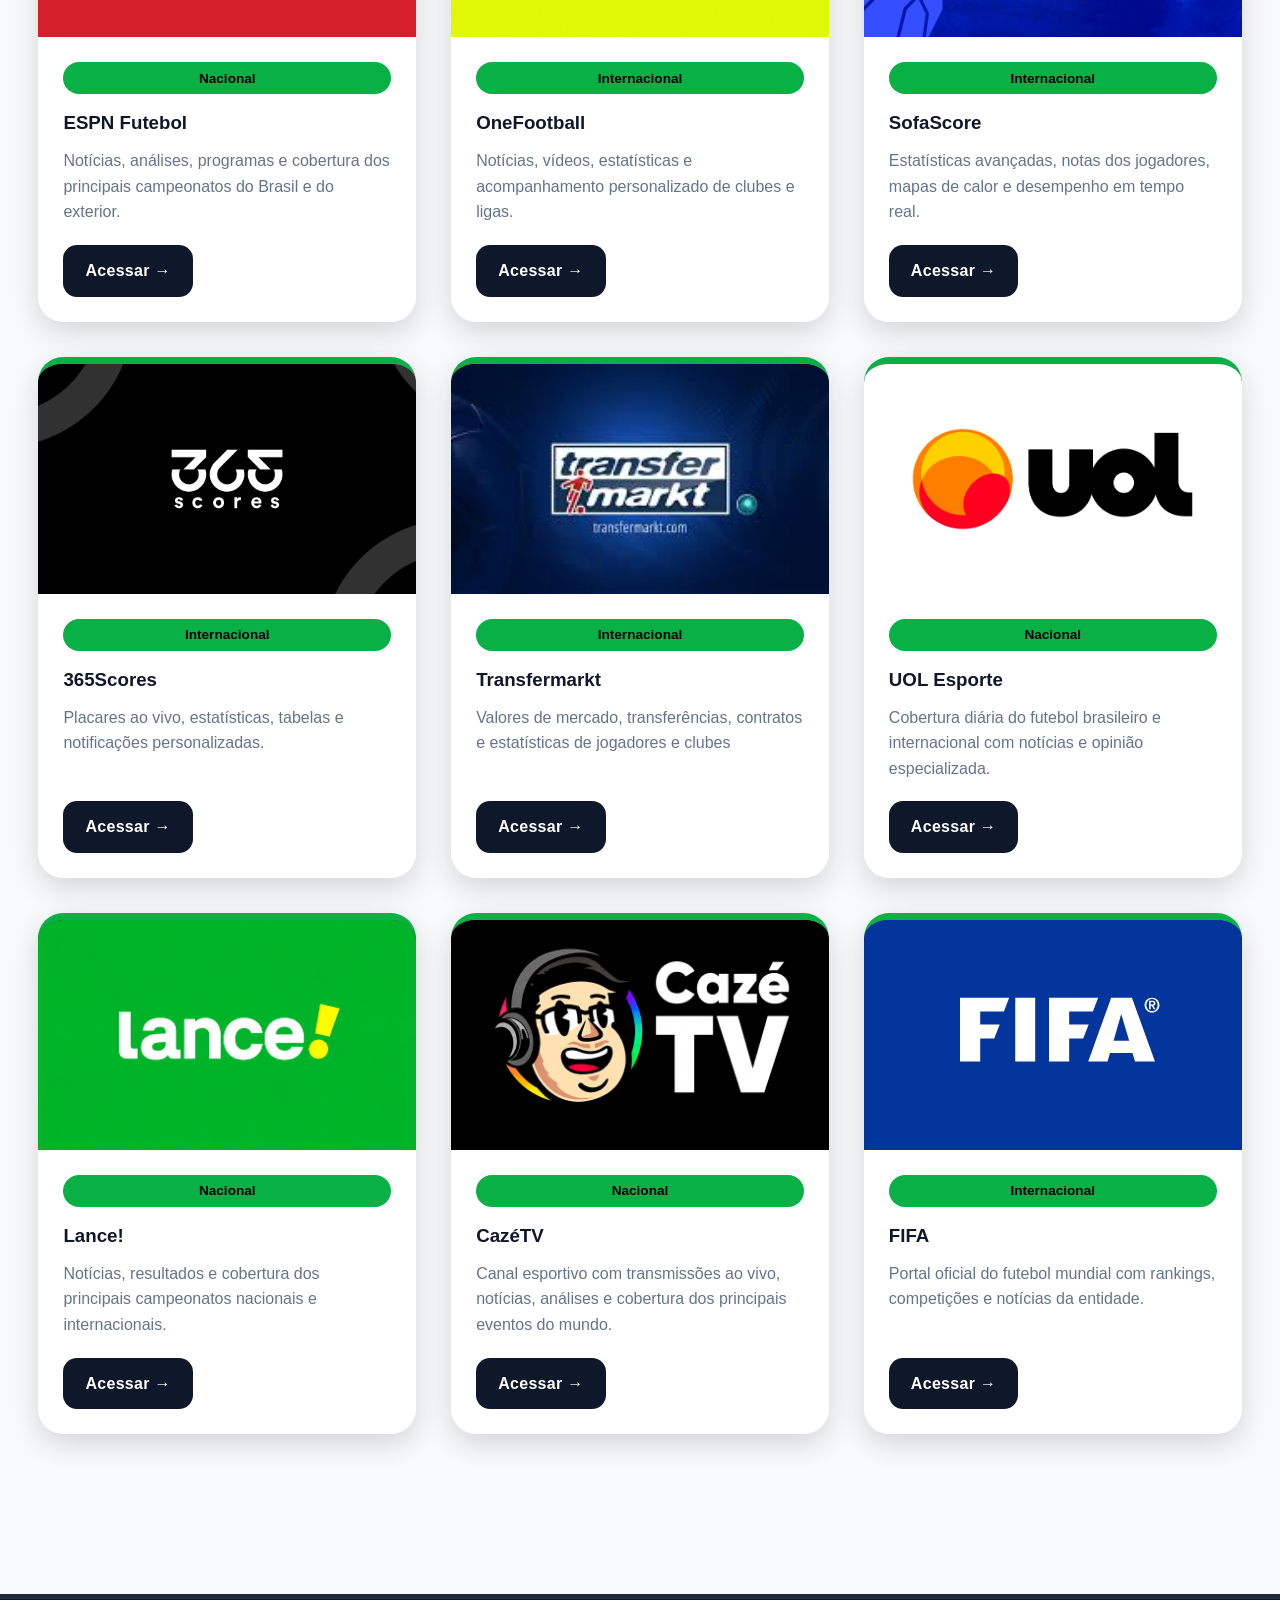
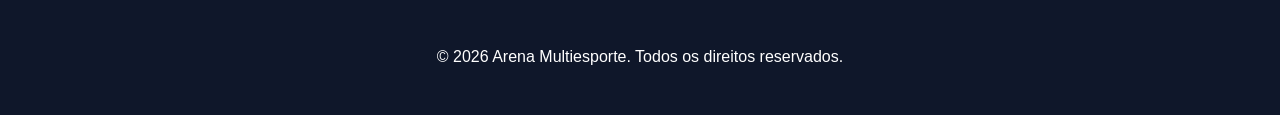
<file: futebol.html>
<!-- =========================================
futebol.html
========================================= -->

<!DOCTYPE html>
<html lang="pt-BR">

<head>

<meta charset="UTF-8">
<meta name="viewport" content="width=device-width, initial-scale=1.0">

<title>Portal Futebol | Arena Multiesporte</title>

<link rel="stylesheet" href="style.css">


<style>
.card-image{
    width:100%;
    height:230px;
    overflow:hidden;
    border-radius:18px 18px 0 0;
    background:#0f172a;
}

.card-image img{
    width:100%;
    height:100%;
    object-fit:cover;
    object-position:center;
    display:block;
}
</style>

</head>

<body>

<!-- =========================================
HEADER
========================================= -->

<header>

<div class="header-container">

<a href="index.html" class="logo">

<img src="img/logo2.png" alt="Arena Multiesporte">

</a>

<nav>

<ul class="nav-menu">

<li>
<a href="index.html" class="nav-btn">
Início
</a>
</li>

<li>
<a href="futebol.html" class="nav-btn futebol active">
Futebol
</a>
</li>

<li>
<a href="f1.html" class="nav-btn f1">
F1
</a>
</li>

<li>
<a href="basquete.html" class="nav-btn basquete">
Basquete
</a>
</li>

<li>
<a href="volei.html" class="nav-btn volei">
Vôlei
</a>
</li>

<li>
<a href="surf.html" class="nav-btn surf">
Surf
</a>
</li>

<li>
<a href="tenis.html" class="nav-btn tenis">
Tênis
</a>
</li>

<li>
<a href="tenisdemesa.html" class="nav-btn mesa">
Tênis de Mesa
</a>
</li>

<li>
<a href="xadrez.html" class="nav-btn xadrez">
Xadrez
</a>
</li>

</ul>

</nav>

</div>

</header>
<!-- =========================================
HERO
========================================= -->

<section class="hero futebol-hero">

<div class="hero-content">

<h2>
⚽ Portal Futebol
</h2>

<p>
Os melhores sites de futebol,
resultados ao vivo,
estatísticas,
mercado da bola
e notícias internacionais.
</p>

</div>

</section>

<!-- =========================================
BUSCA
========================================= -->

<section>

<input
type="text"
id="searchInput"
class="search"
placeholder="Pesquisar portal de futebol..."
>

</section>

<!-- =========================================
CARDS
========================================= -->

<main class="blog-container">

<section class="posts-grid">

<!-- =========================================
CARD 1
========================================= -->

<article class="post-card futebol-card">

<div class="card-image">

<img src="img/ge.png"
alt="GE Futebol"
>

</div>

<div class="post-content">

<span class="category-badge futebol">
Nacional
</span>

<h3>
GE Futebol
</h3>

<p>
Notícias, resultados, mercado da bola e cobertura dos campeonatos brasileiros e internacionais.
</p>

<a
href="https://ge.globo.com/futebol/"
target="_blank"
class="read-more"
>

Acessar →

</a>

</div>

</article>

<!-- =========================================
CARD 2
========================================= -->

<article class="post-card futebol-card">

<div class="card-image">

<img src="img/futebol/goal.png"
alt="Goal"
>

</div>

<div class="post-content">

<span class="category-badge futebol">
Internacional
</span>

<h3>
Goal
</h3>

<p>
Portal global com notícias, transferências, Champions League e grandes ligas do mundo.
</p>

<a
href="https://www.goal.com"
target="_blank"
class="read-more"
>

Acessar →

</a>

</div>

</article>

<!-- =========================================
CARD 3
========================================= -->

<article class="post-card futebol-card">

<div class="card-image">

<img src="img/futebol/flashscore.webp"
alt="Flashscore"
>

</div>

<div class="post-content">

<span class="category-badge futebol">
Internacional
</span>

<h3>
Flashscore
</h3>

<p>
Resultados ao vivo, estatísticas detalhadas, tabelas e acompanhamento em tempo real.
</p>

<a
href="https://www.flashscore.com.br"
target="_blank"
class="read-more"
>

Acessar →

</a>

</div>

</article>

<!-- =========================================
CARD 4
========================================= -->

<article class="post-card futebol-card">

<div class="card-image">

<img src="img/espn.png"
alt="ESPN Futebol"
>

</div>

<div class="post-content">

<span class="category-badge futebol">
Nacional
</span>

<h3>
ESPN Futebol
</h3>

<p>
Notícias, análises, programas e cobertura dos principais campeonatos do Brasil e do exterior.
</p>

<a
href="https://www.espn.com.br/futebol/"
target="_blank"
class="read-more"
>

Acessar →

</a>

</div>

</article>

<!-- =========================================
CARD 5
========================================= -->

<article class="post-card futebol-card">

<div class="card-image">

<img src="img/futebol/onefootball.png"
alt="OneFootball"
>

</div>

<div class="post-content">

<span class="category-badge futebol">
Internacional
</span>

<h3>
OneFootball
</h3>

<p>
Notícias, vídeos, estatísticas e acompanhamento personalizado de clubes e ligas.
</p>

<a
href="https://onefootball.com/"
target="_blank"
class="read-more"
>

Acessar →

</a>

</div>

</article>

<!-- =========================================
CARD 6
========================================= -->

<article class="post-card futebol-card">

<div class="card-image">

<img src="img/futebol/sofascore.webp"
alt="SofaScore"
>

</div>

<div class="post-content">

<span class="category-badge futebol">
Internacional
</span>

<h3>
SofaScore
</h3>

<p>
Estatísticas avançadas, notas dos jogadores, mapas de calor e desempenho em tempo real.
</p>

<a
href="https://www.sofascore.com"
target="_blank"
class="read-more"
>

Acessar →

</a>

</div>

</article>

<!-- =========================================
CARD 7
========================================= -->

<article class="post-card futebol-card">

<div class="card-image">

<img src="img/futebol/365scores.png"
alt="365Scores"
>

</div>

<div class="post-content">

<span class="category-badge futebol">
Internacional
</span>

<h3>
365Scores
</h3>

<p>
Placares ao vivo, estatísticas, tabelas e notificações personalizadas.
</p>

<a
href="https://www.365scores.com"
target="_blank"
class="read-more"
>

Acessar →

</a>

</div>

</article>

<!-- =========================================
CARD 8
========================================= -->

<article class="post-card futebol-card">

<div class="card-image">

<img src="img/futebol/transfermarkt.jpg"
alt="Transfermarkt"
>

</div>

<div class="post-content">

<span class="category-badge futebol">
Internacional
</span>

<h3>
Transfermarkt
</h3>

<p>
Valores de mercado, transferências, contratos e estatísticas de jogadores e clubes
</p>

<a
href="https://www.transfermarkt.com"
target="_blank"
class="read-more"
>

Acessar →

</a>

</div>

</article>

<!-- =========================================
CARD 9
========================================= -->

<article class="post-card futebol-card">

<div class="card-image">

<img
src="img/uol.jpg"
alt="UOL Esporte"
>

</div>

<div class="post-content">

<span class="category-badge futebol">
Nacional
</span>

<h3>
UOL Esporte
</h3>

<p>
Cobertura diária do futebol brasileiro e internacional com notícias e opinião especializada.
</p>

<a
href="https://www.uol.com.br/esporte/futebol/"
target="_blank"
class="read-more"
>

Acessar →

</a>

</div>

</article>

<!-- =========================================
CARD 10
========================================= -->

<article class="post-card futebol-card">

<div class="card-image">

<img src="img/futebol/lance!.png"
alt="Lance"
>

</div>

<div class="post-content">

<span class="category-badge futebol">
Nacional
</span>

<h3>
Lance!
</h3>

<p>
Notícias, resultados e cobertura dos principais campeonatos nacionais e internacionais.
</p>

<a
href="https://www.lance.com.br"
target="_blank"
class="read-more"
>

Acessar →

</a>

</div>

</article>

<!-- =========================================
CARD 11
========================================= -->

<article class="post-card futebol-card">

<div class="card-image">

<img src="img/futebol/cazetv.png"
alt="CazéTV"
class="card-image card-image--logo"
>

</div>

<div class="post-content">

<span class="category-badge futebol">
Nacional
</span>

<h3>
CazéTV
</h3>

<p>
Canal esportivo com transmissões ao vivo,
notícias, análises e cobertura dos principais eventos do mundo.
</p>

<a
href="https://www.youtube.com/cazetv"
target="_blank"
class="read-more"
>

Acessar →

</a>

</div>

</article>

<!-- =========================================
CARD 12
========================================= -->

<article class="post-card futebol-card">

<div class="card-image">

<img
src="img/futebol/fifa.svg"
alt="FIFA"
>

</div>

<div class="post-content">

<span class="category-badge futebol">
Internacional
</span>

<h3>
FIFA
</h3>

<p>
Portal oficial do futebol mundial com rankings, competições e notícias da entidade.
</p>

<a
href="https://www.fifa.com"
target="_blank"
class="read-more"
>

Acessar →

</a>

</div>

</article>

</section>

</main>

<!-- =========================================
FOOTER
========================================= -->

<footer>

<p>
© 2026 Arena Multiesporte.
Todos os direitos reservados.
</p>

</footer>

<script src="script.js"></script>

</body>
</html>
</file>
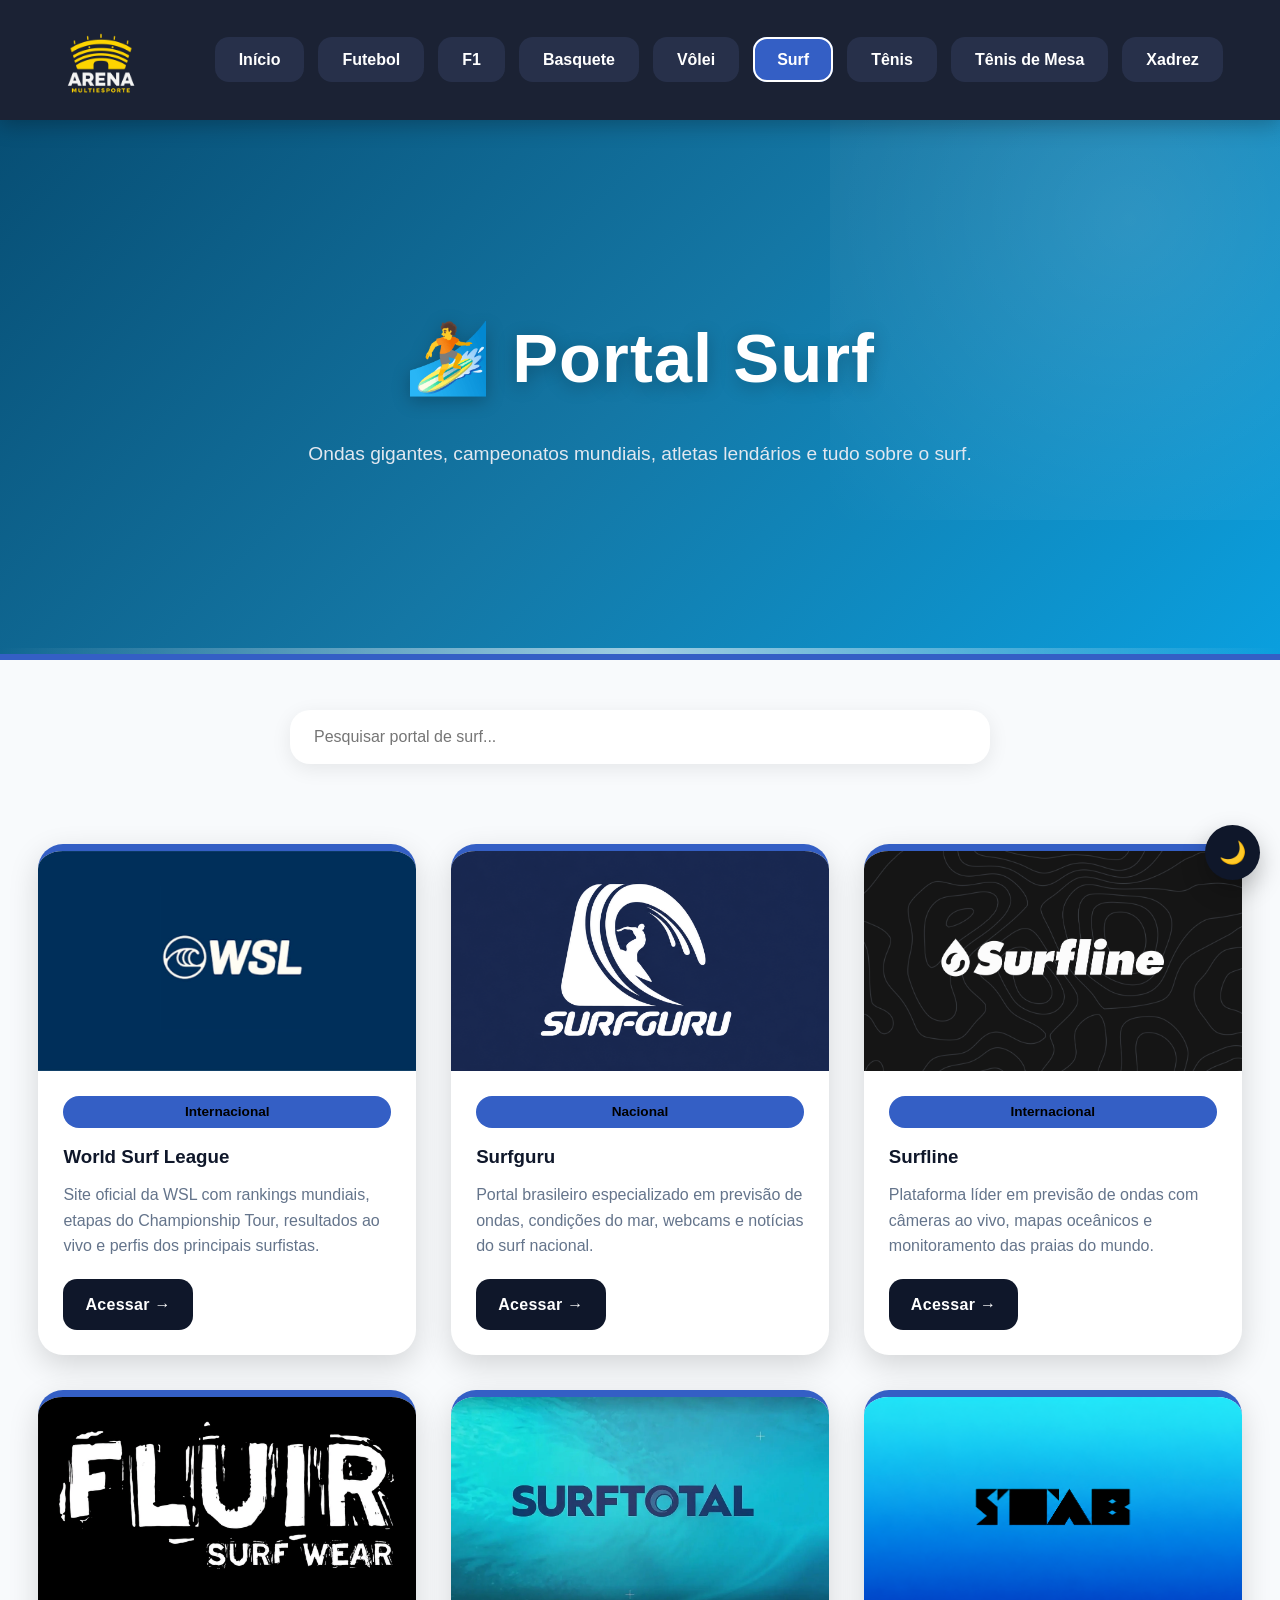
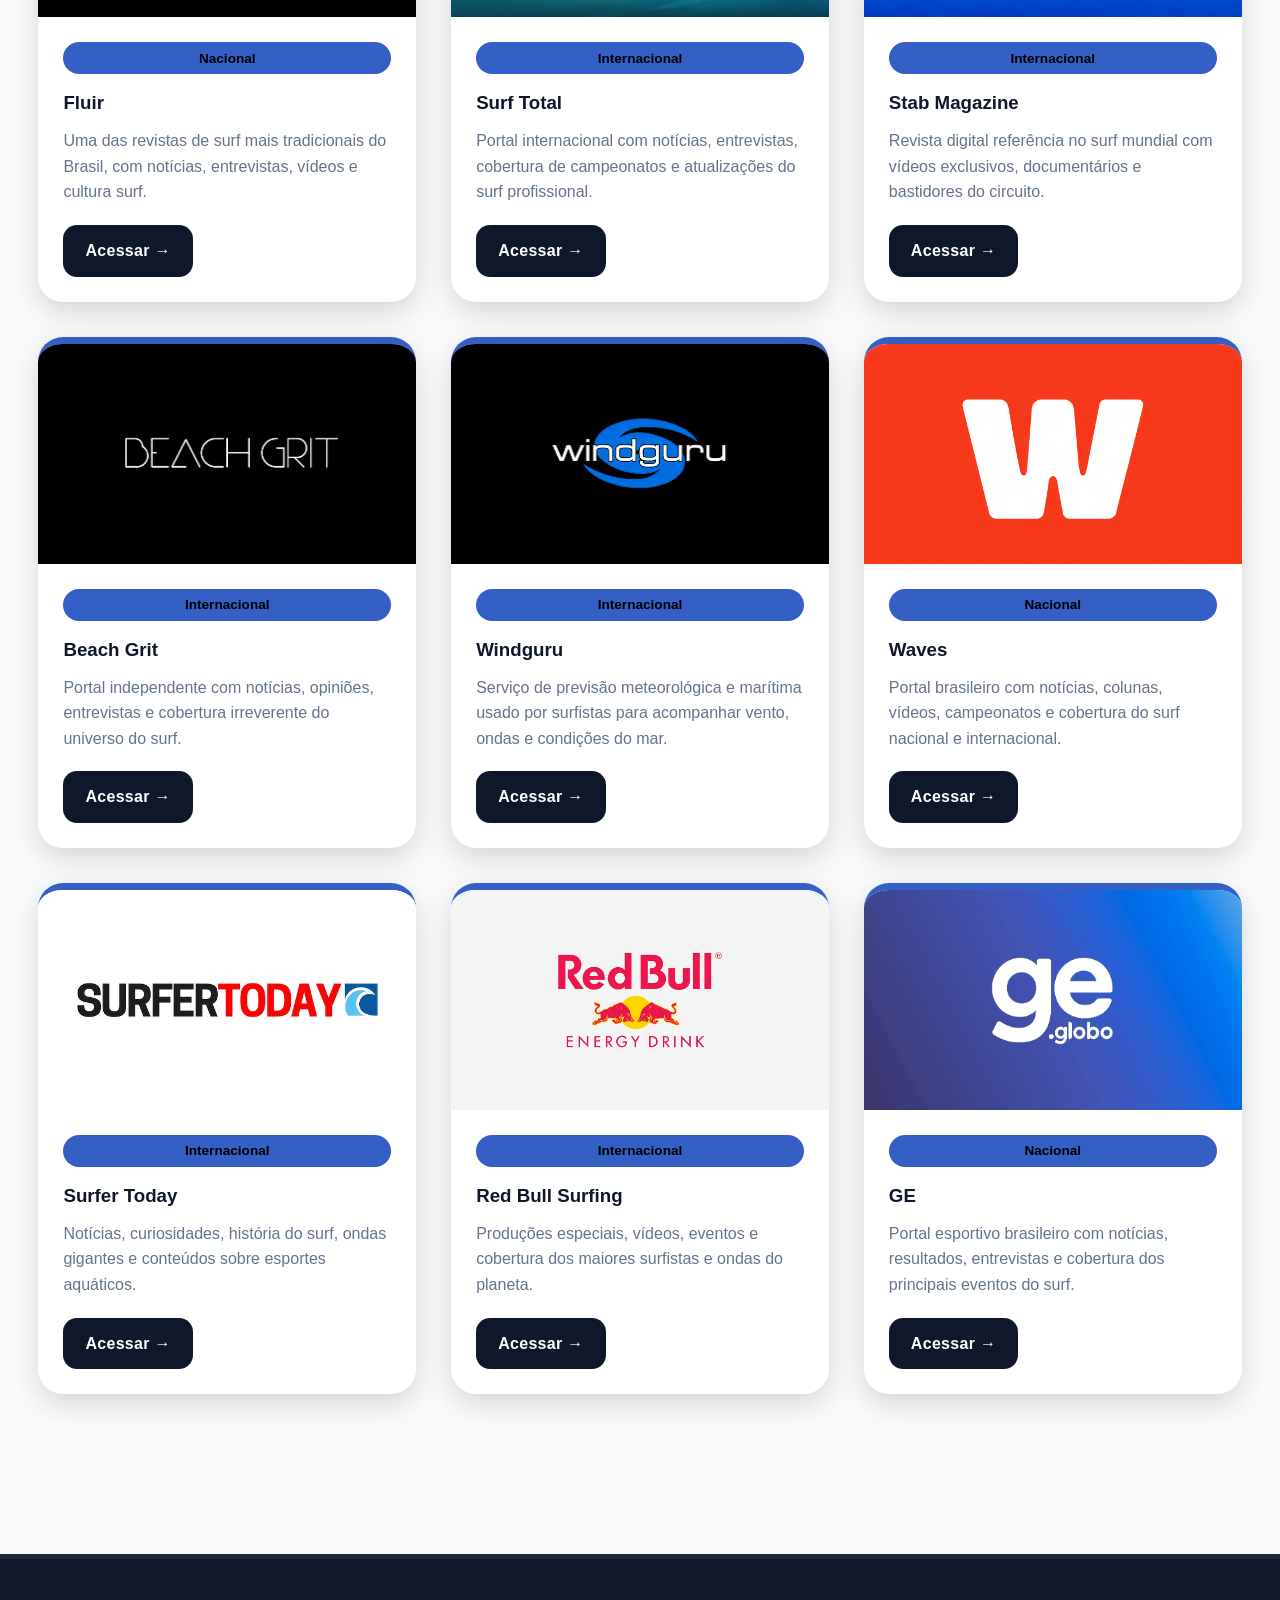
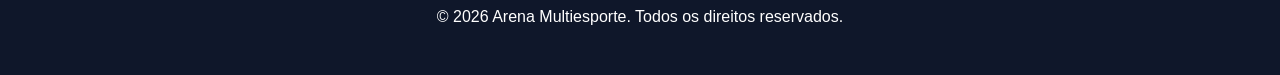
<file: surf.html>
<!DOCTYPE html>
<html lang="pt-BR">

<head>

<meta charset="UTF-8">
<meta name="viewport" content="width=device-width, initial-scale=1.0">

<title>Portal Surf | Arena Multiesporte</title>

<link rel="stylesheet" href="style.css">

</head>

<body>

<!-- =========================================
HEADER
========================================= -->

<header>

<div class="header-container">

<a href="index.html" class="logo">

<img src="img/logo2.png" alt="Arena Multiesporte">

</a>

<nav>

<ul class="nav-menu">

<li>
<a href="index.html" class="nav-btn">
Início
</a>
</li>

<li>
<a href="futebol.html" class="nav-btn futebol">
Futebol
</a>
</li>

<li>
<a href="f1.html" class="nav-btn f1">
F1
</a>
</li>

<li>
<a href="basquete.html" class="nav-btn basquete">
Basquete
</a>
</li>

<li>
<a href="volei.html" class="nav-btn volei">
Vôlei
</a>
</li>

<li>
<a href="surf.html" class="nav-btn surf active">
Surf
</a>
</li>

<li>
<a href="tenis.html" class="nav-btn tenis">
Tênis
</a>
</li>

<li>
<a href="tenisdemesa.html" class="nav-btn mesa">
Tênis de Mesa
</a>
</li>

<li>
<a href="xadrez.html" class="nav-btn xadrez">
Xadrez
</a>
</li>

</ul>

</nav>

</div>

</header>

<!-- =========================================
HERO
========================================= -->

<section class="hero surf-hero">

<div class="hero-content">

<h2>
🏄 Portal Surf
</h2>

<p>
Ondas gigantes, campeonatos mundiais,
atletas lendários e tudo sobre o surf.
</p>

</div>

</section>

<!-- =========================================
BUSCA
========================================= -->

<section>

<input
type="text"
id="searchInput"
class="search"
placeholder="Pesquisar portal de surf..."
>

</section>

<!-- =========================================
CARDS
========================================= -->

<main class="blog-container">

<section class="posts-grid">

<!-- CARD 1 -->

<article class="post-card surf-card">

<div class="card-image">

<img
src="img/surf/wsl.jpg"
alt="WSL"
>

</div>

<div class="post-content">

<span class="category-badge surf">
Internacional
</span>

<h3>
World Surf League
</h3>

<p>
Site oficial da WSL com rankings mundiais, etapas do Championship Tour, resultados ao vivo e perfis dos principais surfistas.
</p>

<a
href="https://www.worldsurfleague.com"
target="_blank"
class="read-more"
>

Acessar →

</a>

</div>

</article>

<!-- CARD 2 -->

<article class="post-card surf-card">

<div class="card-image">

<img
src="img/surf/surfguru.png"
alt="Surfer"
>

</div>

<div class="post-content">

<span class="category-badge surf">
Nacional
</span>

<h3>
Surfguru
</h3>

<p>
Portal brasileiro especializado em previsão de ondas, condições do mar, webcams e notícias do surf nacional.
</p>

<a
href="https://surfguru.com.br"
target="_blank"
class="read-more"
>

Acessar →

</a>

</div>

</article>

<!-- CARD 3 -->

<article class="post-card surf-card">

<div class="card-image">

<img
src="img/surf/surfline.png"
alt="Surfline"
>

</div>

<div class="post-content">

<span class="category-badge surf">
Internacional
</span>

<h3>
Surfline
</h3>

<p>
Plataforma líder em previsão de ondas com câmeras ao vivo, mapas oceânicos e monitoramento das praias do mundo.
</p>

<a
href="https://www.surfline.com"
target="_blank"
class="read-more"
>

Acessar →

</a>

</div>

</article>

<!-- CARD 4 -->

<article class="post-card surf-card">

<div class="card-image card-image--logo">

<img
src="img/surf/fluir.png"
alt="Beach"
>

</div>

<div class="post-content">

<span class="category-badge surf">
Nacional
</span>

<h3>
Fluir
</h3>

<p>
Uma das revistas de surf mais tradicionais do Brasil, com notícias, entrevistas, vídeos e cultura surf.
</p>

<a
href="https://fluir.com.br"
target="_blank"
class="read-more"
>

Acessar →

</a>

</div>

</article>

<!-- CARD 5 -->

<article class="post-card surf-card">

<div class="card-image">

<img
src="img/surf/surftotal.webp"
alt="Surf Total"
>

</div>

<div class="post-content">

<span class="category-badge surf">
Internacional
</span>

<h3>
Surf Total
</h3>

<p>
Portal internacional com notícias, entrevistas, cobertura de campeonatos e atualizações do surf profissional.
</p>

<a
href="https://surftotal.com"
target="_blank"
class="read-more"
>

Acessar →

</a>

</div>

</article>

<!-- CARD 6 -->

<article class="post-card surf-card">

<div class="card-image">

<img
src="img/surf/stab.png"
alt="Stab"
>

</div>

<div class="post-content">

<span class="category-badge surf">
Internacional
</span>

<h3>
Stab Magazine
</h3>

<p>
Revista digital referência no surf mundial com vídeos exclusivos, documentários e bastidores do circuito.
</p>

<a
href="https://stabmag.com"
target="_blank"
class="read-more"
>

Acessar →

</a>

</div>

</article>

<!-- =========================================
CARDS 7-12 SURF
========================================= -->

<!-- CARD 7 -->

<article class="post-card surf-card">

<div class="card-image">

<img src="img/surf/beach.png">

</div>

<div class="post-content">

<span class="category-badge surf">
Internacional
</span>

<h3>
Beach Grit
</h3>

<p>
Portal independente com notícias, opiniões, entrevistas e cobertura irreverente do universo do surf.
</p>

<a href="https://beachgrit.com" target="_blank" class="read-more">
Acessar →
</a>

</div>

</article>

<!-- CARD 8 -->

<article class="post-card surf-card">

<div class="card-image">

<img src="img/surf/windguru.png" alt="Windguru">

</div>

<div class="post-content">

<span class="category-badge surf">
Internacional
</span>

<h3>
Windguru
</h3>

<p>
Serviço de previsão meteorológica e marítima usado por surfistas para acompanhar vento, ondas e condições do mar.
</p>

<a href="https://www.windguru.cz" target="_blank" class="read-more">
Acessar →
</a>

</div>

</article>

<!-- CARD 9 -->

<article class="post-card surf-card">

<div class="card-image">

<img src="img/surf/waves.png">

</div>

<div class="post-content">

<span class="category-badge surf">
Nacional
</span>

<h3>
Waves
</h3>

<p>
Portal brasileiro com notícias, colunas, vídeos, campeonatos e cobertura do surf nacional e internacional.
</p>

<a href="https://waves.com.br" target="_blank" class="read-more">
Acessar →
</a>

</div>

</article>

<!-- CARD 10 -->

<article class="post-card surf-card">

<div class="card-image">

<img src="img/surf/surfertoday.jpg">

</div>

<div class="post-content">

<span class="category-badge surf">
Internacional
</span>

<h3>
Surfer Today
</h3>

<p>
Notícias, curiosidades, história do surf, ondas gigantes e conteúdos sobre esportes aquáticos.
</p>

<a href="https://www.surfertoday.com" target="_blank" class="read-more">
Acessar →
</a>

</div>

</article>

<!-- CARD 11 -->

<article class="post-card surf-card">

<div class="card-image">

<img src="img/surf/redbull.webp">

</div>

<div class="post-content">

<span class="category-badge surf">
Internacional
</span>

<h3>
Red Bull Surfing
</h3>

<p>
Produções especiais, vídeos, eventos e cobertura dos maiores surfistas e ondas do planeta.
</p>

<a href="https://www.redbull.com/br-pt/tags/surfing" target="_blank" class="read-more">
Acessar →
</a>

</div>

</article>

<!-- CARD 12 -->

<article class="post-card surf-card">

<div class="card-image">

<img src="imgge/gesurf.jpg">

</div>

<div class="post-content">

<span class="category-badge surf">
Nacional
</span>

<h3>
GE
</h3>

<p>
Portal esportivo brasileiro com notícias, resultados, entrevistas e cobertura dos principais eventos do surf.
</p>

<a href="https://ge.globo.com/surfe/" target="_blank" class="read-more">
Acessar →
</a>

</div>

</article>

</section>

</main>

<!-- =========================================
FOOTER
========================================= -->

<footer>

<p>
© 2026 Arena Multiesporte.
Todos os direitos reservados.
</p>

</footer>

<script src="script.js"></script>

</body>
</html>
</file>
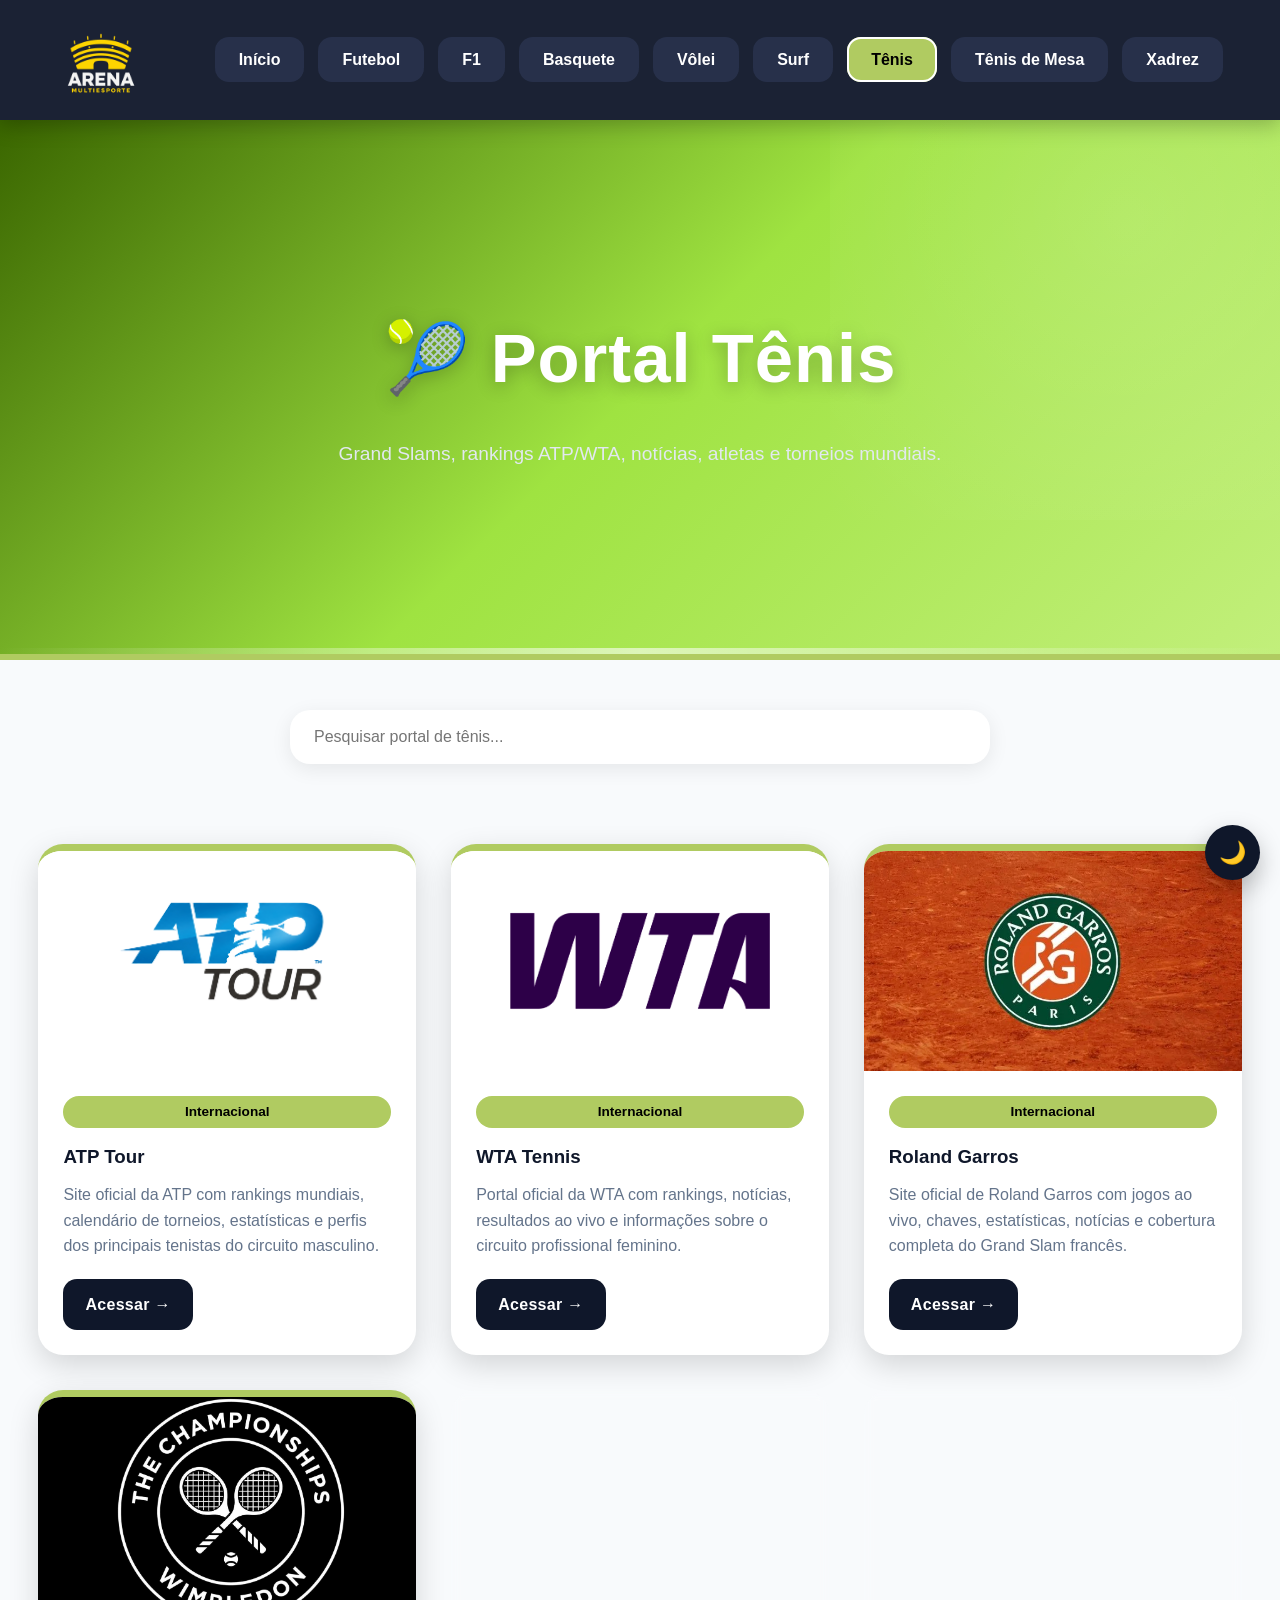
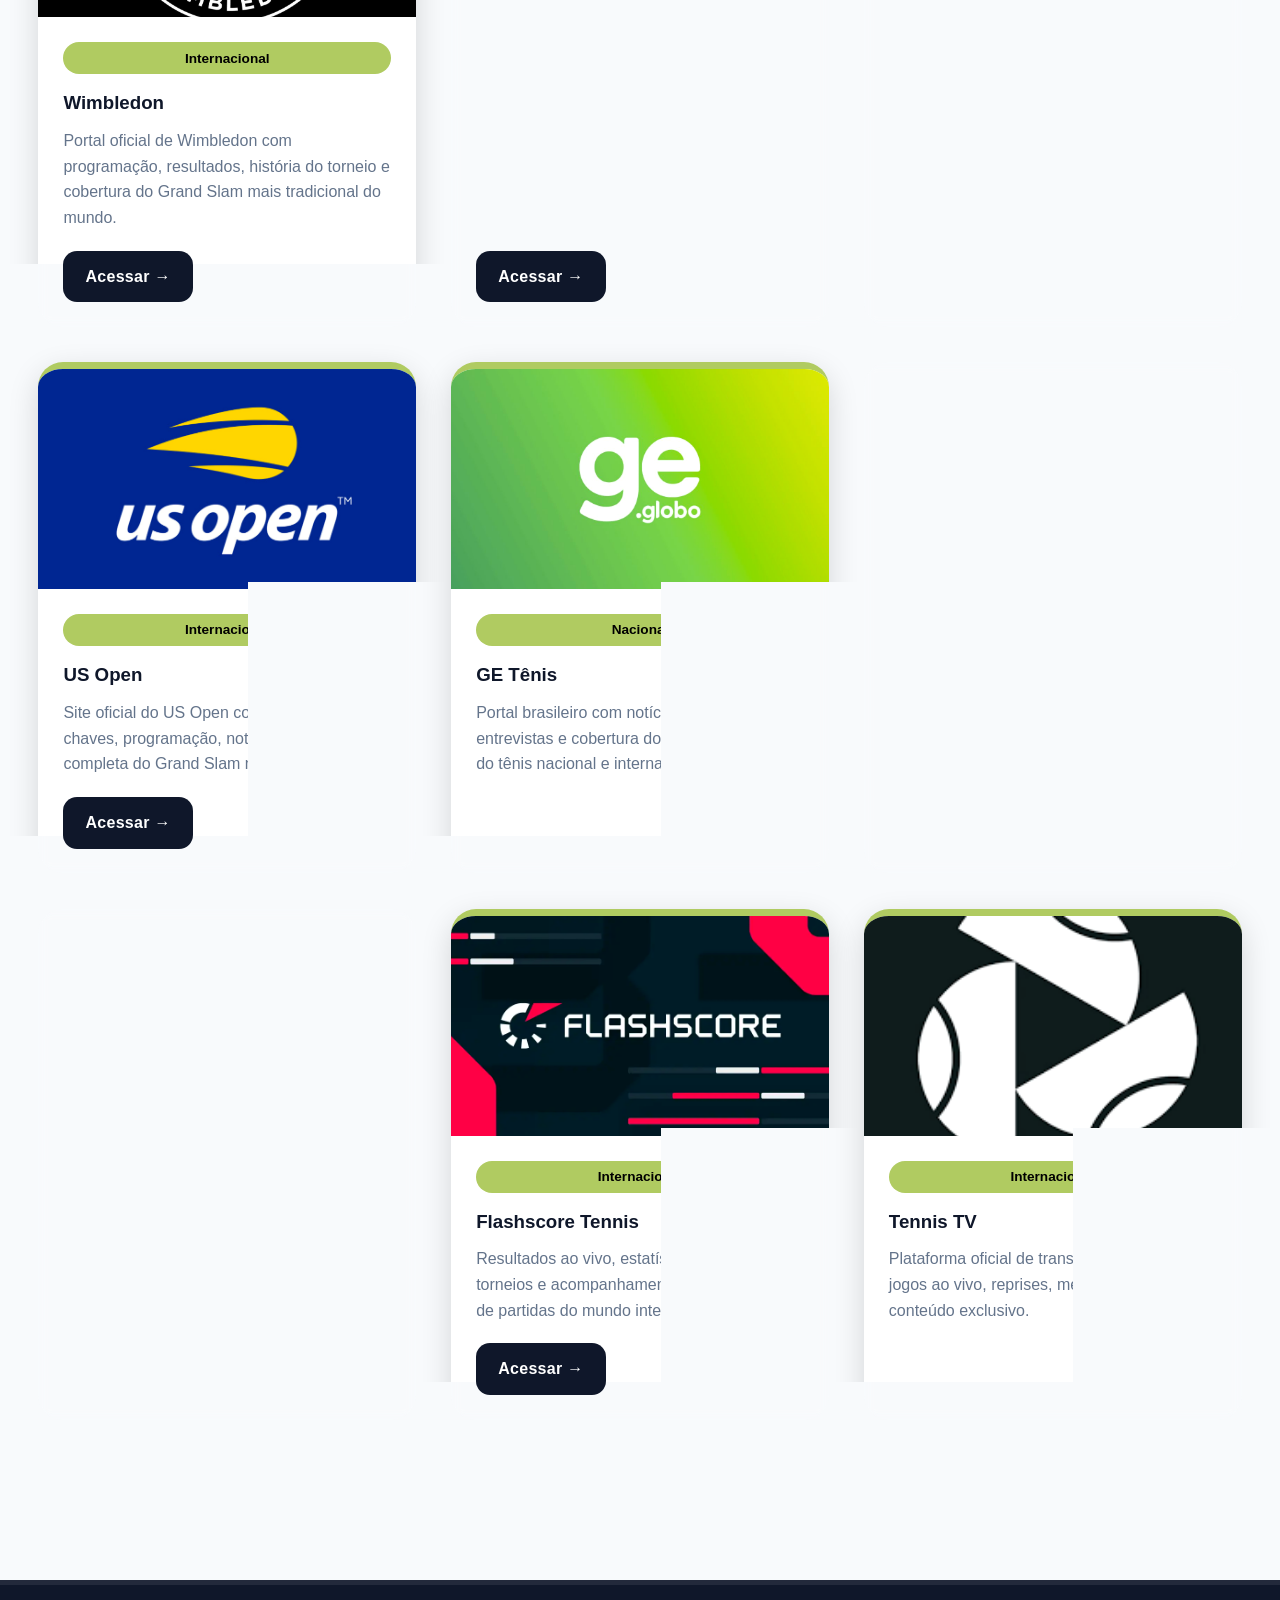
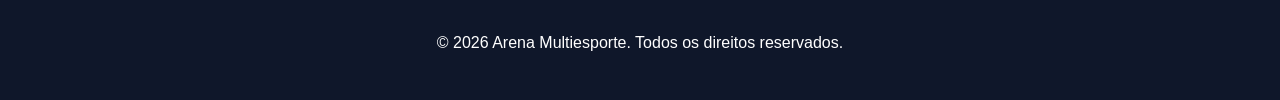
<file: tenis.html>
<!DOCTYPE html>
<html lang="pt-BR">

<head>

<meta charset="UTF-8">
<meta name="viewport" content="width=device-width, initial-scale=1.0">

<title>Portal Tênis | Arena Multiesporte</title>

<link rel="stylesheet" href="style.css">

</head>

<body>

<!-- =========================================
HEADER
========================================= -->

<header>

<div class="header-container">

<a href="index.html" class="logo">

<img src="img/logo2.png" alt="Arena Multiesporte">

</a>

<nav>

<ul class="nav-menu">

<li>
<a href="index.html" class="nav-btn">
Início
</a>
</li>

<li>
<a href="futebol.html" class="nav-btn futebol">
Futebol
</a>
</li>

<li>
<a href="f1.html" class="nav-btn f1">
F1
</a>
</li>

<li>
<a href="basquete.html" class="nav-btn basquete">
Basquete
</a>
</li>

<li>
<a href="volei.html" class="nav-btn volei">
Vôlei
</a>
</li>

<li>
<a href="surf.html" class="nav-btn surf">
Surf
</a>
</li>

<li>
<a href="tenis.html" class="nav-btn tenis active">
Tênis
</a>
</li>

<li>
<a href="tenisdemesa.html" class="nav-btn mesa">
Tênis de Mesa
</a>
</li>

<li>
<a href="xadrez.html" class="nav-btn xadrez">
Xadrez
</a>
</li>

</ul>

</nav>

</div>

</header>

<!-- =========================================
HERO
========================================= -->

<section class="hero tenis-hero">

<div class="hero-content">

<h2>
🎾 Portal Tênis
</h2>

<p>
Grand Slams, rankings ATP/WTA,
notícias, atletas e torneios mundiais.
</p>

</div>

</section>

<!-- =========================================
BUSCA
========================================= -->

<section>

<input
type="text"
id="searchInput"
class="search"
placeholder="Pesquisar portal de tênis..."
>

</section>

<!-- =========================================
CARDS
========================================= -->

<main class="blog-container">

<section class="posts-grid">

<!-- CARD 1 -->

<article class="post-card tenis-card">

<div class="card-image">

<img
src="img/tenis/atp.png"
alt="ATP Tour"
>

</div>

<div class="post-content">

<span class="category-badge tenis">
Internacional
</span>

<h3>
ATP Tour
</h3>

<p>
Site oficial da ATP com rankings mundiais, calendário de torneios, estatísticas e perfis dos principais tenistas do circuito masculino.
</p>

<a
href="https://www.atptour.com"
target="_blank"
class="read-more"
>

Acessar →

</a>

</div>

</article>

<!-- CARD 2 -->

<article class="post-card tenis-card">

<div class="card-image">

<img
src="img/tenis/wta.webp"
alt="WTA"
>

</div>

<div class="post-content">

<span class="category-badge tenis">
Internacional
</span>

<h3>
WTA Tennis
</h3>

<p>
Portal oficial da WTA com rankings, notícias, resultados ao vivo e informações sobre o circuito profissional feminino.
</p>

<a
href="https://www.wtatennis.com"
target="_blank"
class="read-more"
>

Acessar →

</a>

</div>

</article>

<!-- CARD 3 -->

<article class="post-card tenis-card">

<div class="card-image">

<img
src="img/tenis/rg.jpg"
alt="Roland Garros"
>

</div>

<div class="post-content">

<span class="category-badge tenis">
Internacional
</span>

<h3>
Roland Garros
</h3>

<p>
Site oficial de Roland Garros com jogos ao vivo, chaves, estatísticas, notícias e cobertura completa do Grand Slam francês.
</p>

<a
href="https://www.rolandgarros.com"
target="_blank"
class="read-more"
>

Acessar →

</a>

</div>

</article>

<!-- CARD 4 -->

<article class="post-card tenis-card">

<div class="card-image">

<img
src="img/tenis/wimbledon.jpg"
alt="Wimbledon"
>

</div>

<div class="post-content">

<span class="category-badge tenis">
Internacional
</span>

<h3>
Wimbledon
</h3>

<p>
Portal oficial de Wimbledon com programação, resultados, história do torneio e cobertura do Grand Slam mais tradicional do mundo.
</p>

<a
href="https://www.wimbledon.com"
target="_blank"
class="read-more"
>

Acessar →

</a>

</div>

</article>

<!-- CARD 5 -->

<article class="post-card tenis-card">

<div class="card-image card-image--logo">

<img
src="img/tenis/break.png"
alt="US Open"
>

</div>

<div class="post-content">

<span class="category-badge tenis">
Nacional
</span>

<h3>
Breakpoint Brasil
</h3>

<p>
Portal brasileiro especializado em tênis com notícias, entrevistas, análises e cobertura dos principais torneios mundiais.
</p>

<a
href="https://www.breakpointbrasil.com"
target="_blank"
class="read-more"
>

Acessar →

</a>

</div>

</article>

<!-- CARD 6 -->

<article class="post-card tenis-card">

<div class="card-image">

<img
src="img/espn.png"
alt="ESPN Tennis"
>

</div>

<div class="post-content">

<span class="category-badge tenis">
Nacional
</span>

<h3>
ESPN Tênis
</h3>

<p>
Cobertura brasileira do tênis com notícias, análises, rankings e acompanhamento dos principais torneios da ATP e WTA.
</p>

<a
href="https://www.espn.com.br/tenis"
target="_blank"
class="read-more"
>

Acessar →

</a>

</div>

</article>

<!-- =========================================
CARDS 7-12 TÊNIS
========================================= -->

<!-- CARD 7 -->

<article class="post-card tenis-card">

<div class="card-image">

<img src="img/tenis/usopen.jpg">

</div>

<div class="post-content">

<span class="category-badge tenis">
Internacional
</span>

<h3>
US Open
</h3>

<p>
Site oficial do US Open com resultados, chaves, programação, notícias e cobertura completa do Grand Slam norte-americano.
</p>

<a href="https://www.usopen.org" target="_blank" class="read-more">
Acessar →
</a>

</div>

</article>

<!-- CARD 8 -->

<article class="post-card tenis-card">

<div class="card-image">

<img src="imgge/getenis.jpg">

</div>

<div class="post-content">

<span class="category-badge tenis">
Nacional
</span>

<h3>
GE Tênis
</h3>

<p>
Portal brasileiro com notícias, resultados, entrevistas e cobertura dos principais eventos do tênis nacional e internacional.
</p>

<a href="https://ge.globo.com/tenis/" target="_blank" class="read-more">
Acessar →
</a>

</div>

</article>

<!-- CARD 9 -->

<article class="post-card tenis-card">

<div class="card-image">

<img src="img/tenis/itf.png">

</div>

<div class="post-content">

<span class="category-badge tenis">
Internacional
</span>

<h3>
ITF Tennis
</h3>

<p>
Federação Internacional de Tênis com rankings, torneios profissionais, juvenis e cobertura oficial do tênis mundial.
</p>

<a href="https://www.itftennis.com/en/world-tennis-tour-live/" target="_blank" class="read-more">
Acessar →
</a>

</div>

</article>

<!-- CARD 10 -->

<article class="post-card tenis-card">

<div class="card-image">

<img src="img/tenis/365.png">

</div>

<div class="post-content">

<span class="category-badge tenis">
Internacional
</span>

<h3>
Tennis365
</h3>

<p>
Portal especializado em notícias, entrevistas, análises e cobertura diária dos principais acontecimentos do circuito mundial.
</p>

<a href="https://www.tennis365.com" target="_blank" class="read-more">
Acessar →
</a>

</div>

</article>

<!-- CARD 11 -->

<article class="post-card tenis-card">

<div class="card-image">

<img src="img/futebol/flashscore.webp">

</div>

<div class="post-content">

<span class="category-badge tenis">
Internacional
</span>

<h3>
Flashscore Tennis
</h3>

<p>
Resultados ao vivo, estatísticas, chaves de torneios e acompanhamento em tempo real de partidas do mundo inteiro.
</p>

<a href="https://www.flashscore.com/tennis/" target="_blank" class="read-more">
Acessar →
</a>

</div>

</article>

<!-- CARD 12 -->

<article class="post-card tenis-card">

<div class="card-image">

<img src="img/tenis/tennistv.png">

</div>

<div class="post-content">

<span class="category-badge tenis">
Internacional
</span>

<h3>
Tennis TV
</h3>

<p>
Plataforma oficial de transmissão da ATP com jogos ao vivo, reprises, melhores momentos e conteúdo exclusivo.
</p>

<a href="https://www.tennistv.com" target="_blank" class="read-more">
Acessar →
</a>

</div>

</article>

</section>

</main>

<!-- =========================================
FOOTER
========================================= -->

<footer>

<p>
© 2026 Arena Multiesporte.
Todos os direitos reservados.
</p>

</footer>

<script src="script.js"></script>

</body>
</html>
</file>
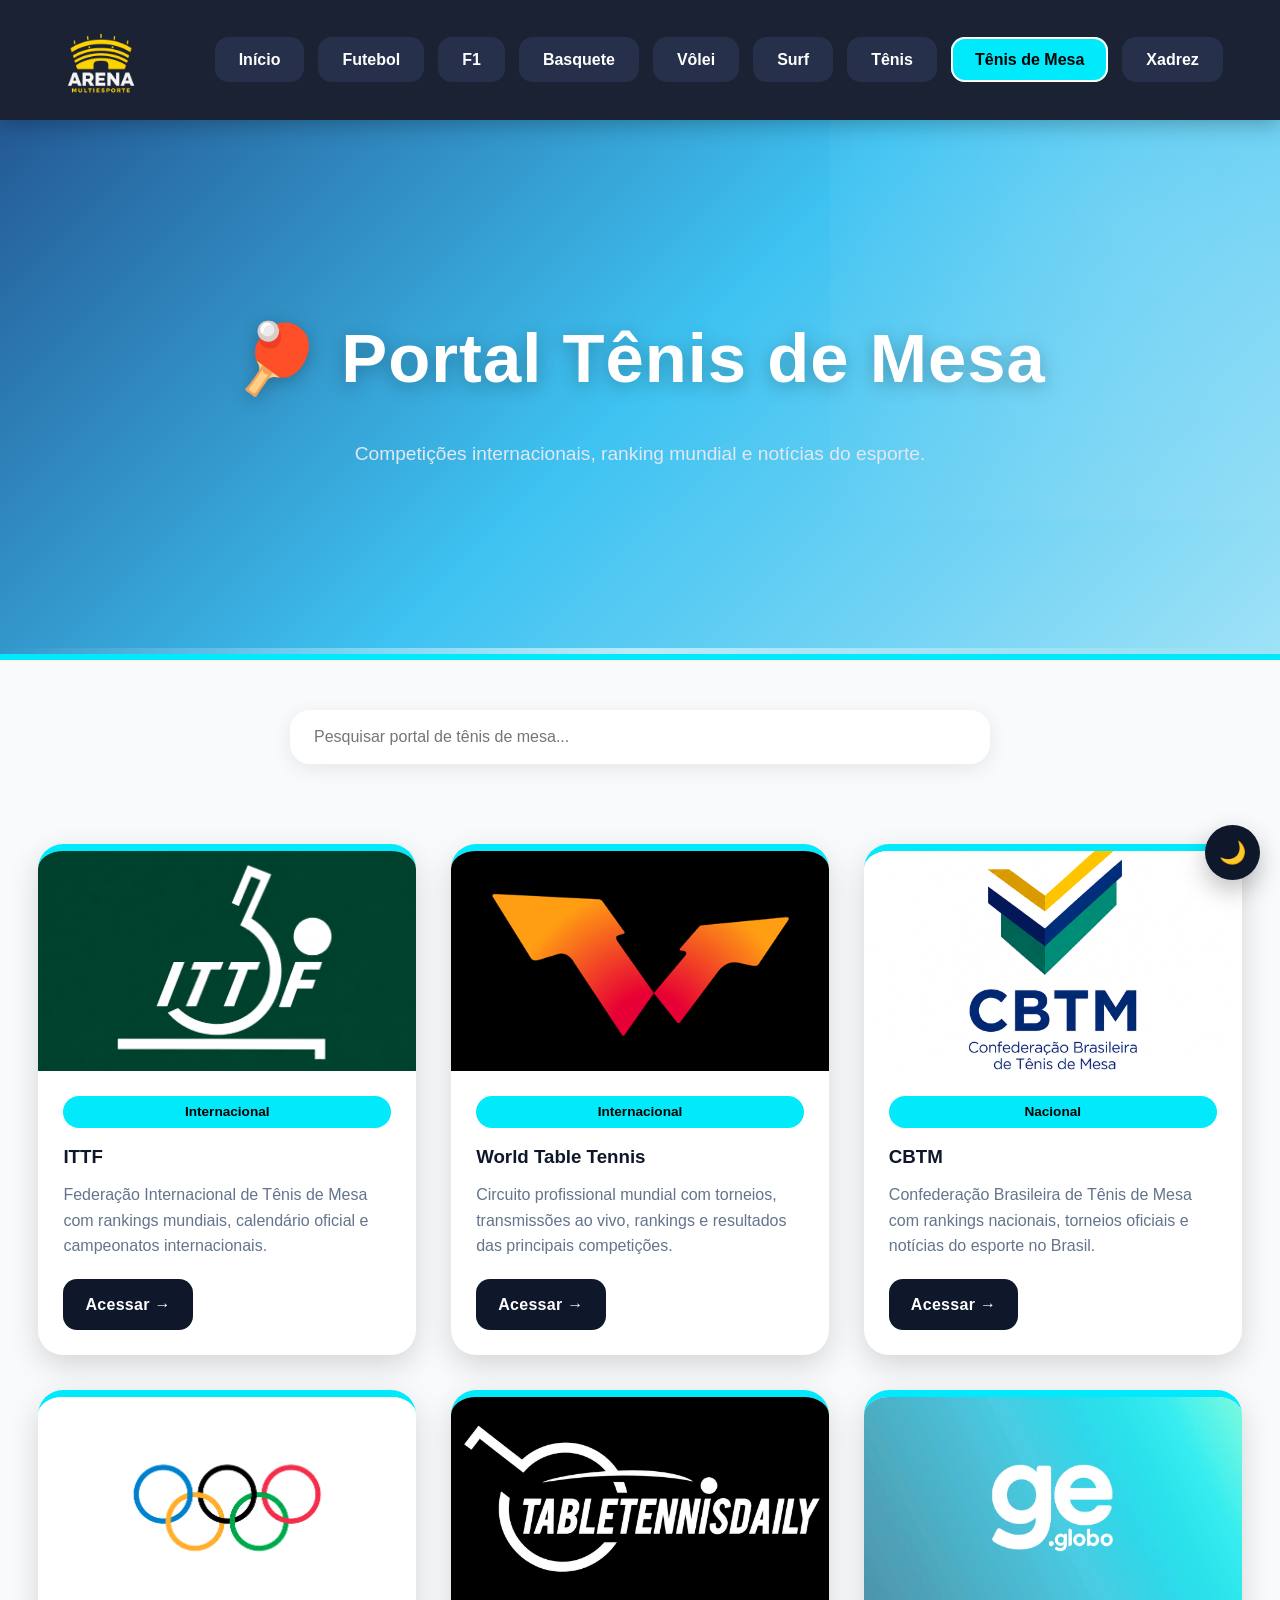
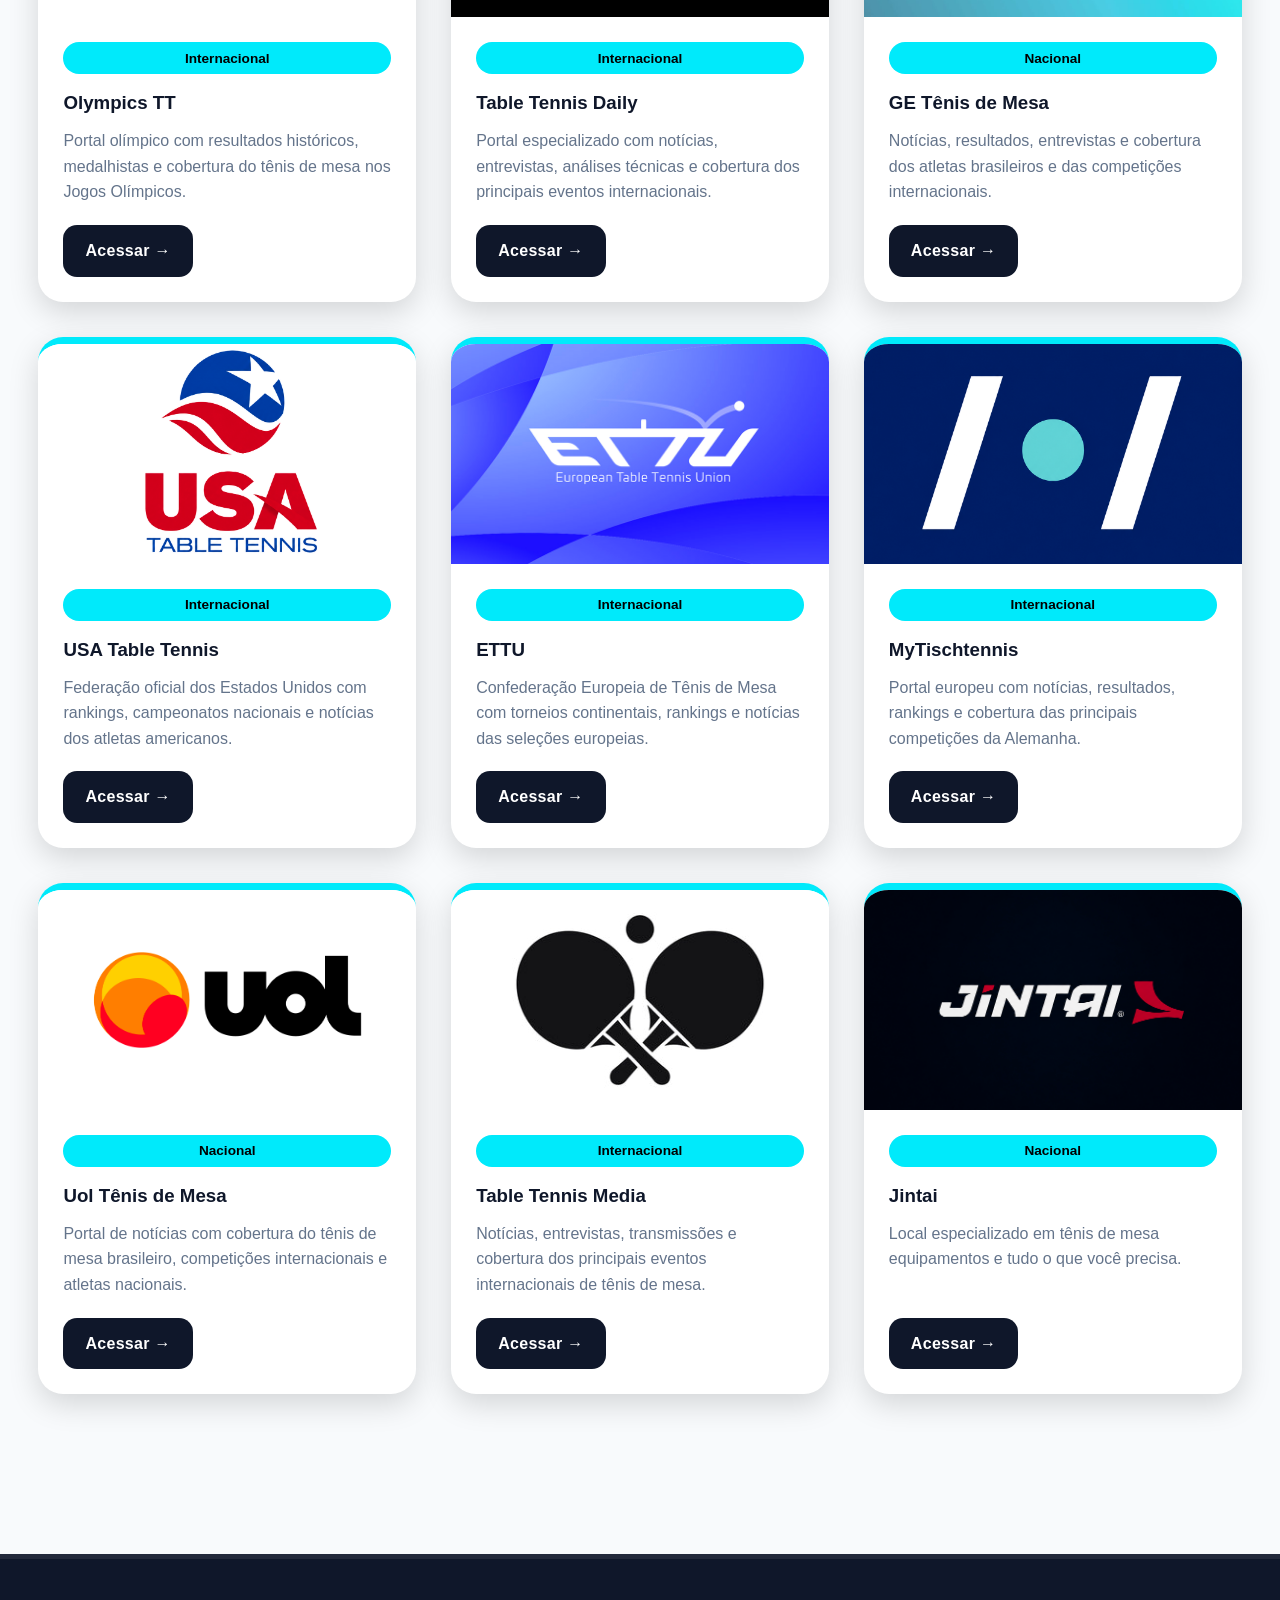
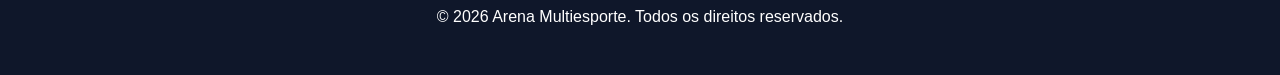
<file: tenisdemesa.html>
<!DOCTYPE html>
<html lang="pt-BR">

<head>

<meta charset="UTF-8">
<meta name="viewport" content="width=device-width, initial-scale=1.0">

<title>Portal Tênis de Mesa | Arena Multiesporte</title>

<link rel="stylesheet" href="style.css">

</head>

<body>

<!-- =========================================
HEADER
========================================= -->

<header>

<div class="header-container">

<a href="index.html" class="logo">

<img src="img/logo2.png" alt="Arena Multiesporte">

</a>

<nav>

<ul class="nav-menu">

<li>
<a href="index.html" class="nav-btn">
Início
</a>
</li>

<li>
<a href="futebol.html" class="nav-btn futebol">
Futebol
</a>
</li>

<li>
<a href="f1.html" class="nav-btn f1">
F1
</a>
</li>

<li>
<a href="basquete.html" class="nav-btn basquete">
Basquete
</a>
</li>

<li>
<a href="volei.html" class="nav-btn volei">
Vôlei
</a>
</li>

<li>
<a href="surf.html" class="nav-btn surf">
Surf
</a>
</li>

<li>
<a href="tenis.html" class="nav-btn tenis">
Tênis
</a>
</li>

<li>
<a href="tenisdemesa.html" class="nav-btn mesa active">
Tênis de Mesa
</a>
</li>

<li>
<a href="xadrez.html" class="nav-btn xadrez">
Xadrez
</a>
</li>

</ul>

</nav>

</div>

</header>

<!-- =========================================
HERO
========================================= -->

<section class="hero mesa-hero">

<div class="hero-content">

<h2>
🏓 Portal Tênis de Mesa
</h2>

<p>
Competições internacionais,
ranking mundial e notícias do esporte.
</p>

</div>

</section>

<!-- =========================================
BUSCA
========================================= -->

<section>

<input
type="text"
id="searchInput"
class="search"
placeholder="Pesquisar portal de tênis de mesa..."
>

</section>

<!-- =========================================
CARDS
========================================= -->

<main class="blog-container">

<section class="posts-grid">

<!-- CARD 1 -->

<article class="post-card mesa-card">

<div class="card-image">

<img
src="img/tenis de mesa/ittf.png"
alt="ITTF"
>

</div>

<div class="post-content">

<span class="category-badge mesa">
Internacional
</span>

<h3>
ITTF
</h3>

<p>
Federação Internacional de Tênis de Mesa com rankings mundiais, calendário oficial e campeonatos internacionais.
</p>

<a
href="https://www.ittf.com"
target="_blank"
class="read-more"
>

Acessar →

</a>

</div>

</article>

<!-- CARD 2 -->

<article class="post-card mesa-card">

<div class="card-image">

<img
src="img/tenis de mesa/wtt.png"
alt="WTT"
>

</div>

<div class="post-content">

<span class="category-badge mesa">
Internacional
</span>

<h3>
World Table Tennis
</h3>

<p>
Circuito profissional mundial com torneios, transmissões ao vivo, rankings e resultados das principais competições.
</p>

<a
href="https://worldtabletennis.com"
target="_blank"
class="read-more"
>

Acessar →

</a>

</div>

</article>

<!-- CARD 3 -->

<article class="post-card mesa-card">

<div class="card-image">

<img
src="img/tenis de mesa/cbtm.png"
alt="CBTM"
>

</div>

<div class="post-content">

<span class="category-badge mesa">
Nacional
</span>

<h3>
CBTM
</h3>

<p>
Confederação Brasileira de Tênis de Mesa com rankings nacionais, torneios oficiais e notícias do esporte no Brasil.
</p>

<a
href="https://cbtm.org.br"
target="_blank"
class="read-more"
>

Acessar →

</a>

</div>

</article>

<!-- CARD 4 -->

<article class="post-card mesa-card">

<div class="card-image">

<img
src="img/olimpiadas.png"
alt="Olympics"
>

</div>

<div class="post-content">

<span class="category-badge mesa">
Internacional
</span>

<h3>
Olympics TT
</h3>

<p>
Portal olímpico com resultados históricos, medalhistas e cobertura do tênis de mesa nos Jogos Olímpicos.
</p>

<a
href="https://www.olympics.com/en/sports/table-tennis/"
target="_blank"
class="read-more"
>

Acessar →

</a>

</div>

</article>

<!-- CARD 5 -->

<article class="post-card mesa-card">

<div class="card-image">

<img
src="img/tenis de mesa/ttd.png"
alt="Ping Pong"
>

</div>

<div class="post-content">

<span class="category-badge mesa">
Internacional
</span>

<h3>
Table Tennis Daily
</h3>

<p>
Portal especializado com notícias, entrevistas, análises técnicas e cobertura dos principais eventos internacionais.
</p>

<a
href="https://www.tabletennisdaily.com"
target="_blank"
class="read-more"
>

Acessar →

</a>

</div>

</article>

<!-- CARD 6 -->

<article class="post-card mesa-card">

<div class="card-image">

<img
src="imgge/gemesa.jpg"
alt="GE"
>

</div>

<div class="post-content">

<span class="category-badge mesa">
Nacional
</span>

<h3>
GE Tênis de Mesa
</h3>

<p>
Notícias, resultados, entrevistas e cobertura dos atletas brasileiros e das competições internacionais.
</p>

<a
href="https://ge.globo.com/tenis-de-mesa/"
target="_blank"
class="read-more"
>

Acessar →

</a>

</div>

</article>

<!-- =========================================
CARDS ADICIONAIS - TÊNIS DE MESA
========================================= -->

<!-- CARD 7 -->

<article class="post-card mesa-card">

<div class="card-image">

<img
src="img/tenis de mesa/usa.png"
alt="USATT"
>

</div>

<div class="post-content">

<span class="category-badge mesa">
Internacional
</span>

<h3>
USA Table Tennis
</h3>

<p>
Federação oficial dos Estados Unidos com rankings, campeonatos nacionais e notícias dos atletas americanos.
</p>

<a
href="https://www.teamusa.org/usa-table-tennis"
target="_blank"
class="read-more"
>

Acessar →

</a>

</div>

</article>

<!-- CARD 8 -->

<article class="post-card mesa-card">

<div class="card-image">

<img
src="img/tenis de mesa/ettu.jpg"
alt="ETTU"
>

</div>

<div class="post-content">

<span class="category-badge mesa">
Internacional
</span>

<h3>
ETTU
</h3>

<p>
Confederação Europeia de Tênis de Mesa com torneios continentais, rankings e notícias das seleções europeias.
</p>

<a
href="https://www.ettu.org/"
target="_blank"
class="read-more"
>

Acessar →

</a>

</div>

</article>

<!-- CARD 9 -->

<article class="post-card mesa-card">

<div class="card-image">

<img
src="img/tenis de mesa/tisch.png"
alt="MyTischtennis"
>

</div>

<div class="post-content">

<span class="category-badge mesa">
Internacional
</span>

<h3>
MyTischtennis
</h3>

<p>
Portal europeu com notícias, resultados, rankings e cobertura das principais competições da Alemanha.
</p>

<a
href="https://www.mytischtennis.de"
target="_blank"
class="read-more"
>

Acessar →

</a>

</div>

</article>

<!-- CARD 10 -->

<article class="post-card mesa-card">

<div class="card-image">

<img
src="img/uol.jpg"
alt="Atleta"
>

</div>

<div class="post-content">

<span class="category-badge mesa">
Nacional
</span>

<h3>
Uol Tênis de Mesa
</h3>

<p>
Portal de notícias com cobertura do tênis de mesa brasileiro, competições internacionais e atletas nacionais.
</p>

<a
href="https://www.uol.com.br/esporte/tenis-de-mesa/noticias"
target="_blank"
class="read-more"
>

Acessar →

</a>

</div>

</article>

<!-- CARD 11 -->

<!-- CARD 11 -->

<article class="post-card mesa-card">

<div class="card-image">

<img
src="img/tenis de mesa/sitesemlogo.jpg"
alt="Table Tennis Media"
>

</div>

<div class="post-content">

<span class="category-badge mesa">
Internacional
</span>

<h3>
Table Tennis Media
</h3>

<p>
Notícias, entrevistas, transmissões e cobertura dos principais eventos internacionais de tênis de mesa.
</p>

<a
href="https://www.tabletennis.media"
target="_blank"
class="read-more"
>

Acessar →

</a>

</div>

</article>

<!-- CARD 12 -->

<article class="post-card mesa-card">

<div class="card-image">

<img
src="img/tenis de mesa/jintai.png"
alt="Jintai"
>

</div>

<div class="post-content">

<span class="category-badge mesa">
Nacional
</span>

<h3>
Jintai
</h3>

<p>
Local especializado em tênis de mesa equipamentos e tudo o que você precisa.
</p>

<a
href="https://jintai.com.br/tenis-de-mesa/"
target="_blank"
class="read-more"
>

Acessar →

</a>

</div>

</article>

</section>

</main>


<!-- =========================================
FOOTER
========================================= -->

<footer>

<p>
© 2026 Arena Multiesporte.
Todos os direitos reservados.
</p>

</footer>

<script src="script.js"></script>

</body>
</html>
</file>
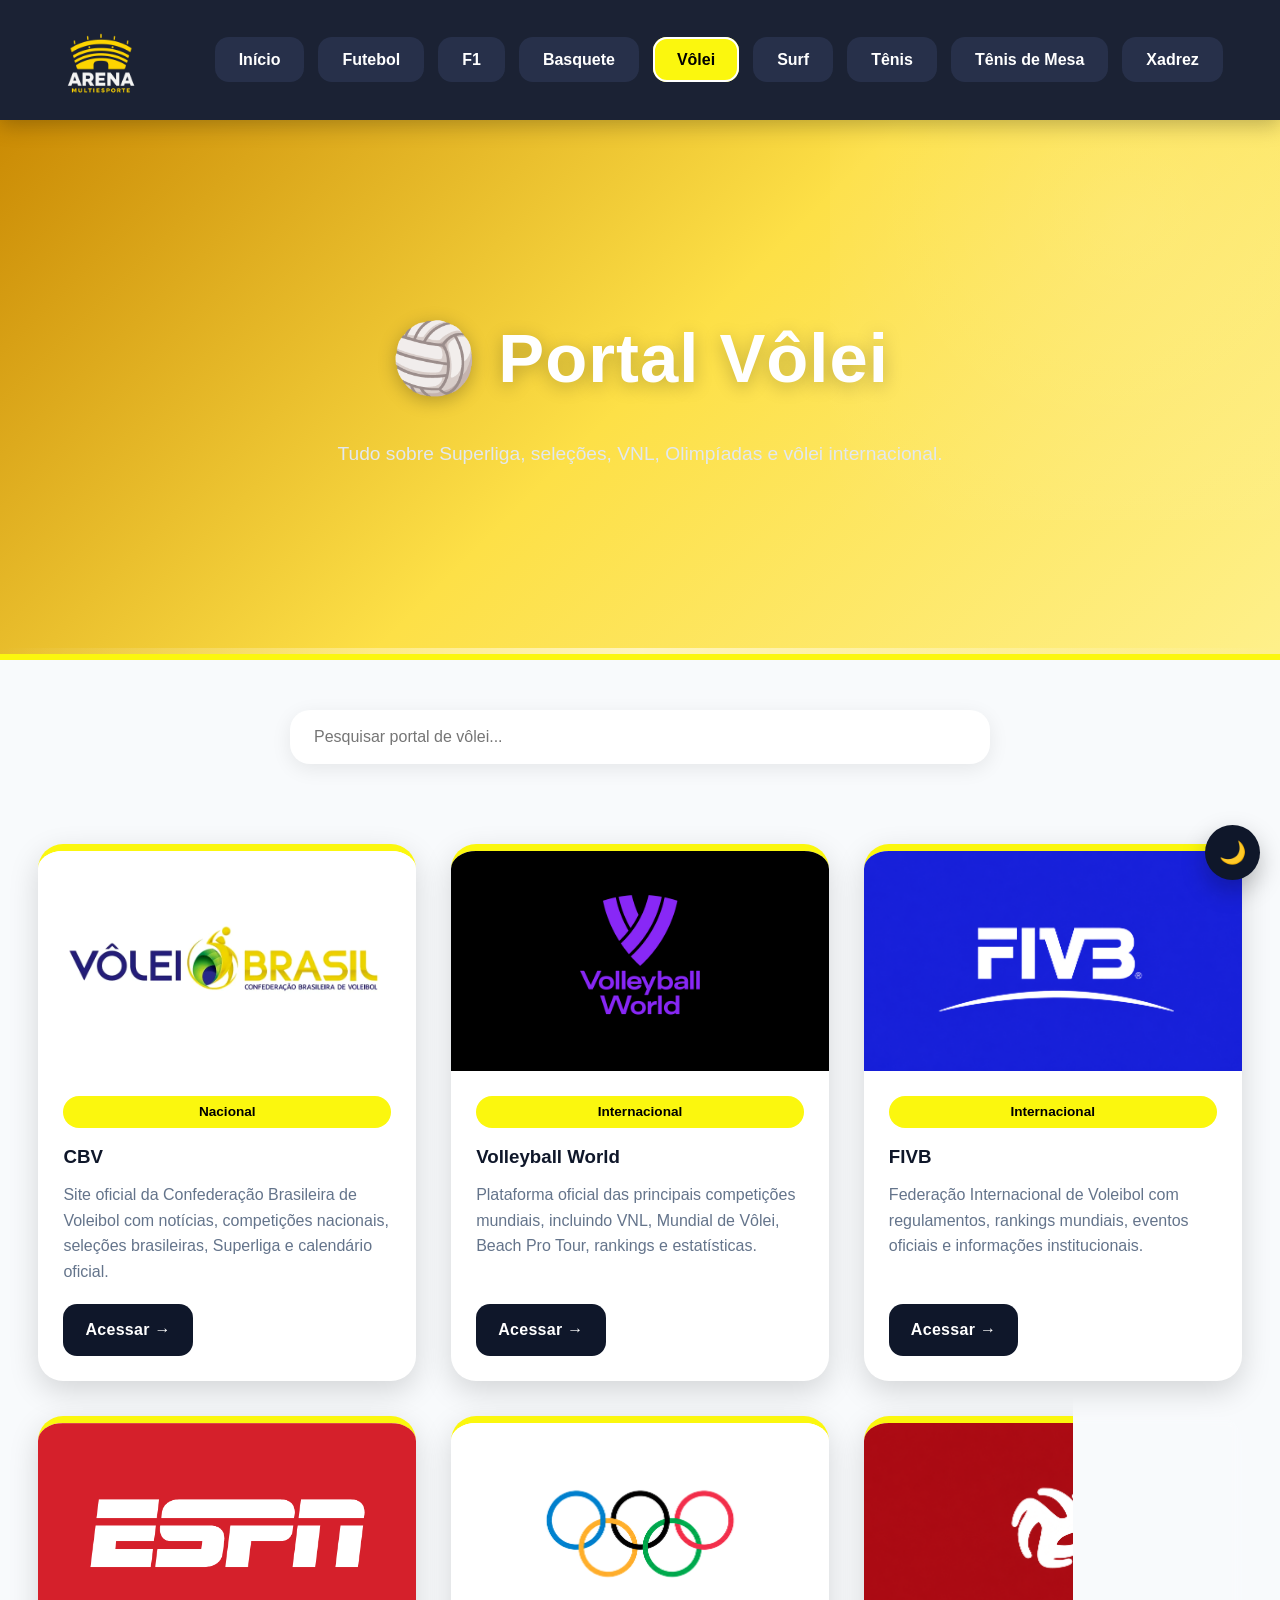
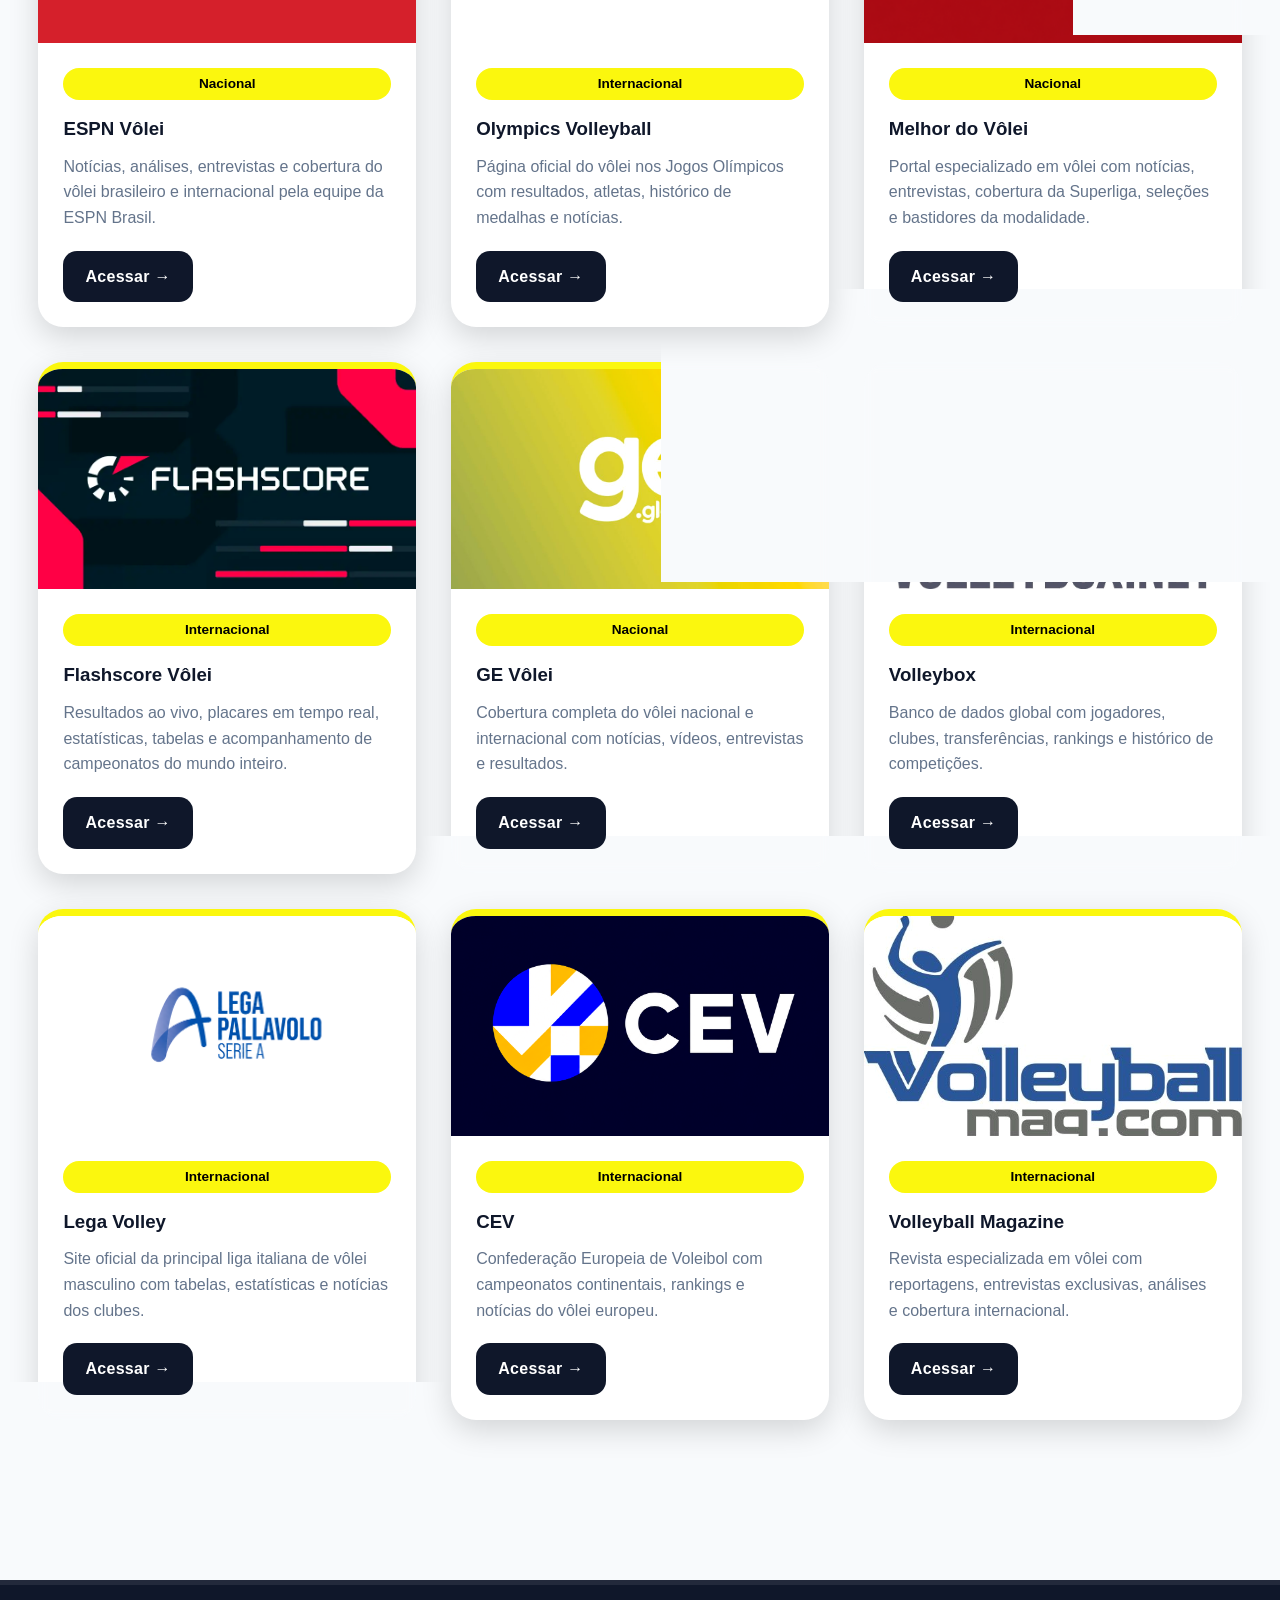
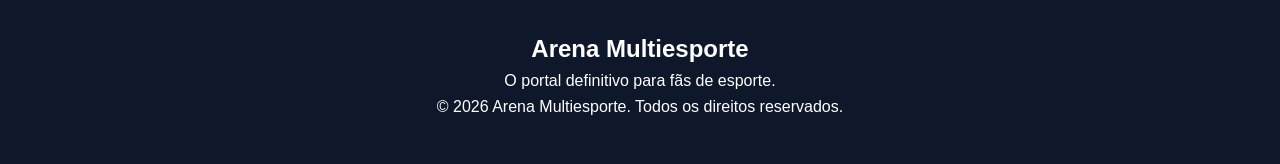
<file: volei.html>
<!-- =========================================
volei.html
PORTAL COMPLETO DE VÔLEI
VERSÃO EXPANDIDA
========================================= -->

<!DOCTYPE html>
<html lang="pt-BR">

<head>

<!-- =========================================
META TAGS
========================================= -->

<meta charset="UTF-8">

<meta
name="viewport"
content="width=device-width, initial-scale=1.0"
>

<meta
name="description"
content="Portal completo de vôlei com notícias, rankings, seleções e campeonatos."
>

<title>
Portal Vôlei | Arena Multiesporte
</title>

<!-- =========================================
CSS
========================================= -->

<link
rel="stylesheet"
href="style.css"
>

</head>

<body>

<!-- =========================================
HEADER
========================================= -->

<header>

<div class="header-container">

<a href="index.html" class="logo">

<img src="img/logo2.png" alt="Arena Multiesporte">

</a>

<nav>

<ul class="nav-menu">

<li>
<a href="index.html" class="nav-btn">
Início
</a>
</li>

<li>
<a href="futebol.html" class="nav-btn futebol">
Futebol
</a>
</li>

<li>
<a href="f1.html" class="nav-btn f1">
F1
</a>
</li>

<li>
<a href="basquete.html" class="nav-btn basquete">
Basquete
</a>
</li>

<li>
<a href="volei.html" class="nav-btn volei active">
Vôlei
</a>
</li>

<li>
<a href="surf.html" class="nav-btn surf">
Surf
</a>
</li>

<li>
<a href="tenis.html" class="nav-btn tenis">
Tênis
</a>
</li>

<li>
<a href="tenisdemesa.html" class="nav-btn mesa">
Tênis de Mesa
</a>
</li>

<li>
<a href="xadrez.html" class="nav-btn xadrez">
Xadrez
</a>
</li>

</ul>

</nav>

</div>

</header>

<!-- =========================================
HERO
========================================= -->

<section class="hero volei-hero">

<div class="hero-overlay"></div>

<div class="hero-content">

<h2>

🏐 Portal Vôlei

</h2>

<p>

Tudo sobre Superliga,
seleções,
VNL,
Olimpíadas
e vôlei internacional.

</p>

</div>

</section>

<!-- =========================================
BUSCA
========================================= -->

<section class="search-section">

<input
type="text"
id="searchInput"
class="search"
placeholder="Pesquisar portal de vôlei..."
>

</section>

<!-- =========================================
DESTAQUES
========================================= -->

<section class="highlight-top">

<div class="highlight-top-container">

<div class="highlight-top-card">

</div>

</section>

<!-- =========================================
CARDS
========================================= -->

<main class="blog-container">

<section class="posts-grid">

<!-- =========================================
CARD 1
========================================= -->

<article class="post-card volei-card">

<div class="card-image">

<img
src="img/volei/cbv.webp"
alt="CBV"
>

</div>

<div class="post-content">

<span class="category-badge volei">

Nacional

</span>

<h3>

CBV

</h3>

<p>

Site oficial da Confederação Brasileira de Voleibol com notícias, competições nacionais, seleções brasileiras, Superliga e calendário oficial.

</p>

<a
href="https://cbv.com.br"
target="_blank"
class="read-more"
>

Acessar →

</a>

</div>

</article>

<!-- =========================================
CARD 2
========================================= -->

<article class="post-card volei-card">

<div class="card-image">

<img
src="img/volei/volleyballworld.jpg"
alt="Volleyball World"
>

</div>

<div class="post-content">

<span class="category-badge volei">

Internacional

</span>

<h3>

Volleyball World

</h3>

<p>

Plataforma oficial das principais competições mundiais, incluindo VNL, Mundial de Vôlei, Beach Pro Tour, rankings e estatísticas.

</p>

<a
href="https://en.volleyballworld.com"
target="_blank"
class="read-more"
>

Acessar →

</a>

</div>

</article>

<!-- =========================================
CARD 3
========================================= -->

<article class="post-card volei-card">

<div class="card-image card-image--logo">

<img
src="img/volei/fivb.png"
alt="FIVB"
>

</div>

<div class="post-content">

<span class="category-badge volei">

Internacional

</span>

<h3>

FIVB

</h3>

<p>

Federação Internacional de Voleibol com regulamentos, rankings mundiais, eventos oficiais e informações institucionais.

</p>

<a
href="https://www.fivb.com"
target="_blank"
class="read-more"
>

Acessar →

</a>

</div>

</article>

<!-- =========================================
CARD 4
========================================= -->

<article class="post-card volei-card">

<div class="card-image">

<img
src="img/espn.png"
alt="ESPN Vôlei"
>

</div>

<div class="post-content">

<span class="category-badge volei">

Nacional

</span>

<h3>

ESPN Vôlei

</h3>

<p>

Notícias, análises, entrevistas e cobertura do vôlei brasileiro e internacional pela equipe da ESPN Brasil.

</p>

<a
href="https://www.espn.com.br/volei/"
target="_blank"
class="read-more"
>

Acessar →

</a>

</div>

</article>

<!-- =========================================
CARD 5
========================================= -->

<article class="post-card volei-card">

<div class="card-image">

<img
src="img/olimpiadas.png"
alt="Olympics Volleyball"
>

</div>

<div class="post-content">

<span class="category-badge volei">

Internacional

</span>

<h3>

Olympics Volleyball

</h3>

<p>

Página oficial do vôlei nos Jogos Olímpicos com resultados, atletas, histórico de medalhas e notícias.

</p>

<a
href="https://www.olympics.com/en/sports/volleyball/"
target="_blank"
class="read-more"
>

Acessar →

</a>

</div>

</article>

<!-- =========================================
CARD 6
========================================= -->

<article class="post-card volei-card">

<div class="card-image">

<img
src="img/volei/melhordovolei.png"
alt="Melhor do Vôlei"
>

</div>

<div class="post-content">

<span class="category-badge volei">

Nacional

</span>

<h3>

Melhor do Vôlei

</h3>

<p>

Portal especializado em vôlei com notícias, entrevistas, cobertura da Superliga, seleções e bastidores da modalidade.

</p>

<a
href="https://www.melhordovolei.com.br/"
target="_blank"
class="read-more"
>

Acessar →

</a>

</div>

</article>

<!-- =========================================
CARD 7
========================================= -->

<article class="post-card volei-card">

<div class="card-image">

<img
src="img/futebol/flashscore.webp"
alt="Flashscore"
>

</div>

<div class="post-content">

<span class="category-badge volei">

Internacional

</span>

<h3>

Flashscore Vôlei

</h3>

<p>

Resultados ao vivo, placares em tempo real, estatísticas, tabelas e acompanhamento de campeonatos do mundo inteiro.

</p>

<a
href="https://www.flashscore.com.br/volei/"
target="_blank"
class="read-more"
>

Acessar →

</a>

</div>

</article>

<!-- =========================================
CARD 8
========================================= -->

<article class="post-card volei-card">

<div class="card-image">

<img
src="imgge/gevolei.jpg"
alt="GE Vôlei"
>

</div>

<div class="post-content">

<span class="category-badge volei">

Nacional

</span>

<h3>

GE Vôlei

</h3>

<p>

Cobertura completa do vôlei nacional e internacional com notícias, vídeos, entrevistas e resultados.

</p>

<a
href="https://ge.globo.com/volei/"
target="_blank"
class="read-more"
>

Acessar →

</a>

</div>

</article>

<!-- =========================================
CARD 9
========================================= -->

<article class="post-card volei-card">

<div class="card-image">

<img
src="img/volei/volleybox.png"
alt="Volleybox"
>

</div>

<div class="post-content">

<span class="category-badge volei">

Internacional

</span>

<h3>

Volleybox

</h3>

<p>

Banco de dados global com jogadores, clubes, transferências, rankings e histórico de competições.

</p>

<a
href="https://volleybox.net"
target="_blank"
class="read-more"
>

Acessar →

</a>

</div>

</article>

<!-- =========================================
CARD 10
========================================= -->

<article class="post-card volei-card">

<div class="card-image">

<img
src="img/volei/lega.png"
alt="Lega Volley"
>

</div>

<div class="post-content">

<span class="category-badge volei">

Internacional

</span>

<h3>

Lega Volley

</h3>

<p>

Site oficial da principal liga italiana de vôlei masculino com tabelas, estatísticas e notícias dos clubes.

</p>

<a
href="https://www.legavolley.it"
target="_blank"
class="read-more"
>

Acessar →

</a>

</div>

</article>

<!-- =========================================
CARD 11
========================================= -->

<article class="post-card volei-card">

<div class="card-image card-image--logo">

<img
src="img/volei/cev.png"
alt="CEV"
>

</div>

<div class="post-content">

<span class="category-badge volei">

Internacional

</span>

<h3>

CEV

</h3>

<p>
Confederação Europeia de Voleibol com campeonatos continentais, rankings e notícias do vôlei europeu.
</p>

<a
href="https://www.cev.eu"
target="_blank"
class="read-more"
>

Acessar →

</a>

</div>

</article>

<!-- =========================================
CARD 12
========================================= -->

<article class="post-card volei-card">

<div class="card-image card-image--logo">

<img
src="img/volei/volleymag.jpg"
alt="Volleyball Magazine"
>

</div>

<div class="post-content">

<span class="category-badge volei">

Internacional

</span>

<h3>

Volleyball Magazine

</h3>

<p>
Revista especializada em vôlei com reportagens, entrevistas exclusivas, análises e cobertura internacional.
</p>

<a
href="https://volleyballmag.com"
target="_blank"
class="read-more"
>

Acessar →

</a>

</div>

</article>

</section>

</main>

<!-- =========================================
SEÇÃO EXTRA
========================================= -->

<section class="extra-info">

<div class="extra-container">

</div>

</div>

</div>

</section>



<!-- =========================================
FOOTER
========================================= -->

<footer>

<div class="footer-container">

<div class="footer-logo">

<h2>
Arena Multiesporte
</h2>

<p>
O portal definitivo para fãs de esporte.
</p>

</div>

<div class="footer-links">

</div>

<div class="footer-copy">

<p>

© 2026 Arena Multiesporte.
Todos os direitos reservados.

</p>

</div>

</div>

</footer>

<!-- =========================================
JS
========================================= -->

<script src="script.js"></script>

</body>
</html>
</file>
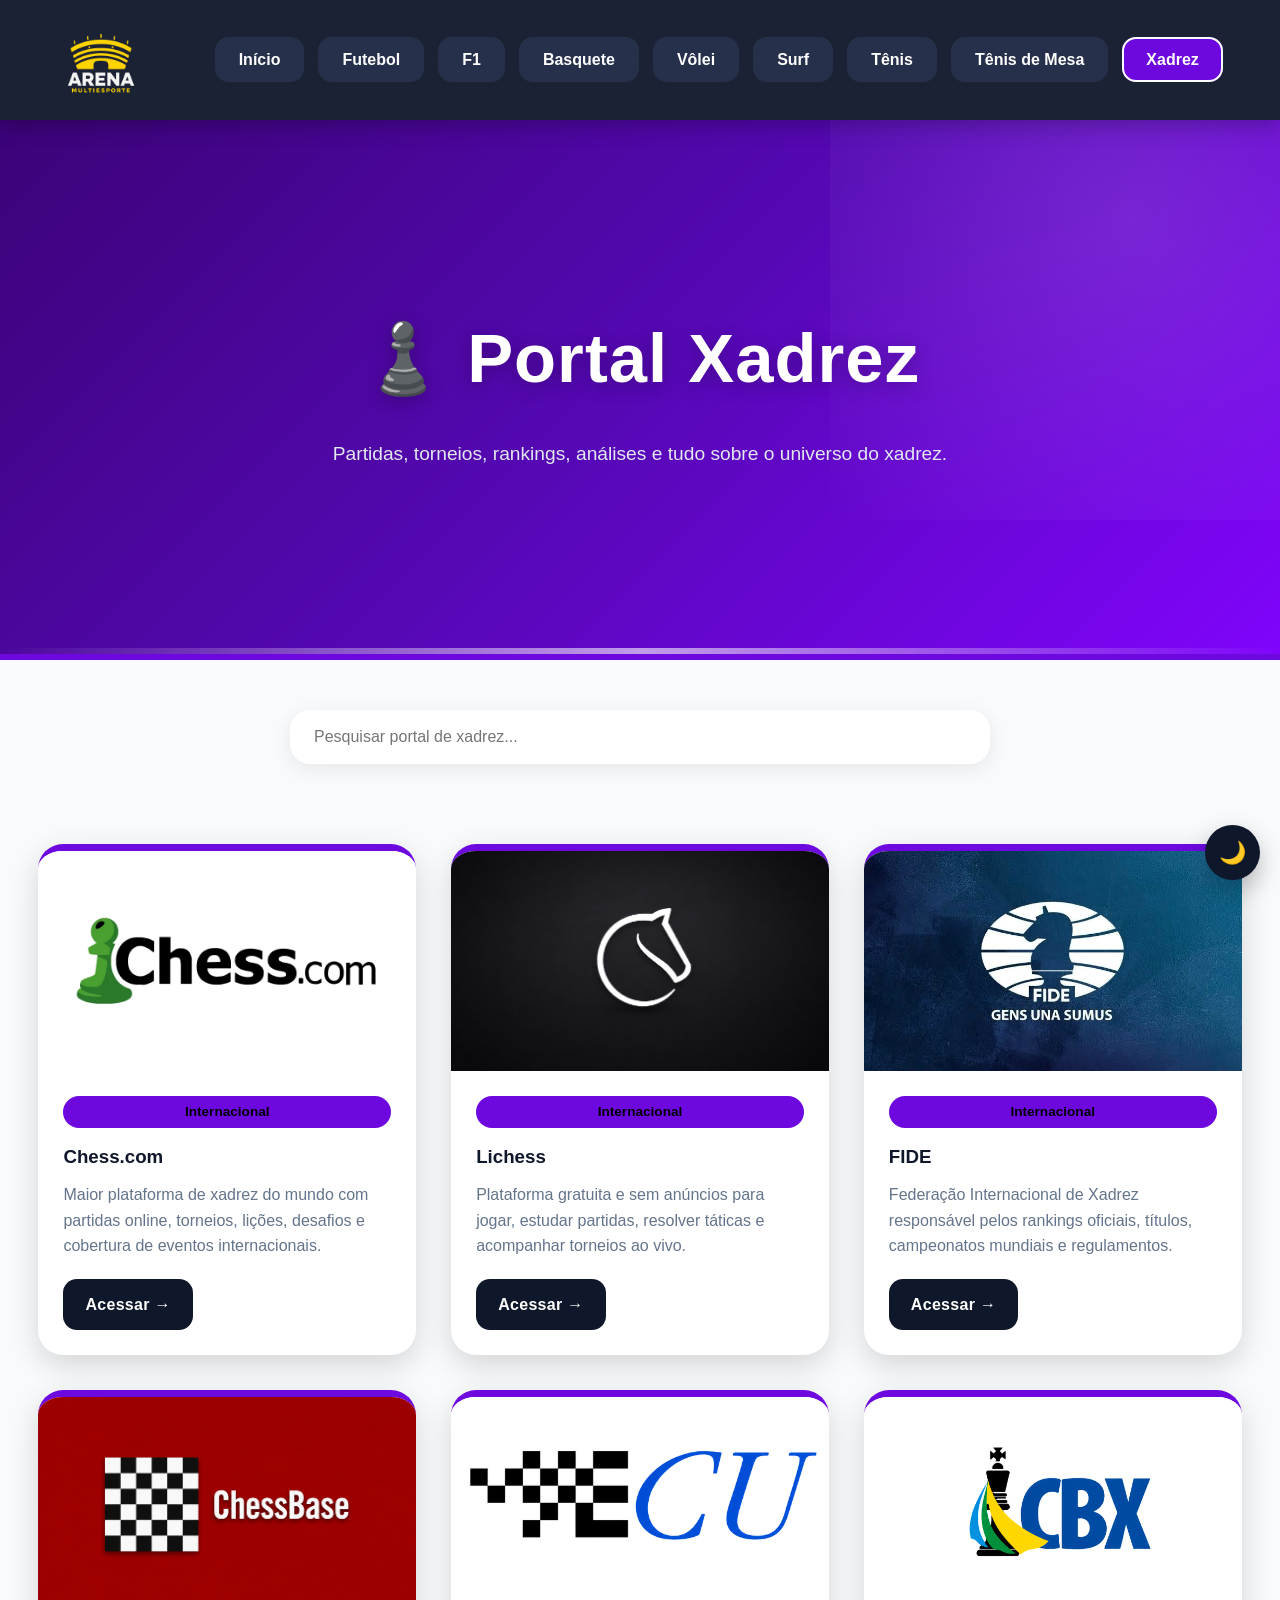
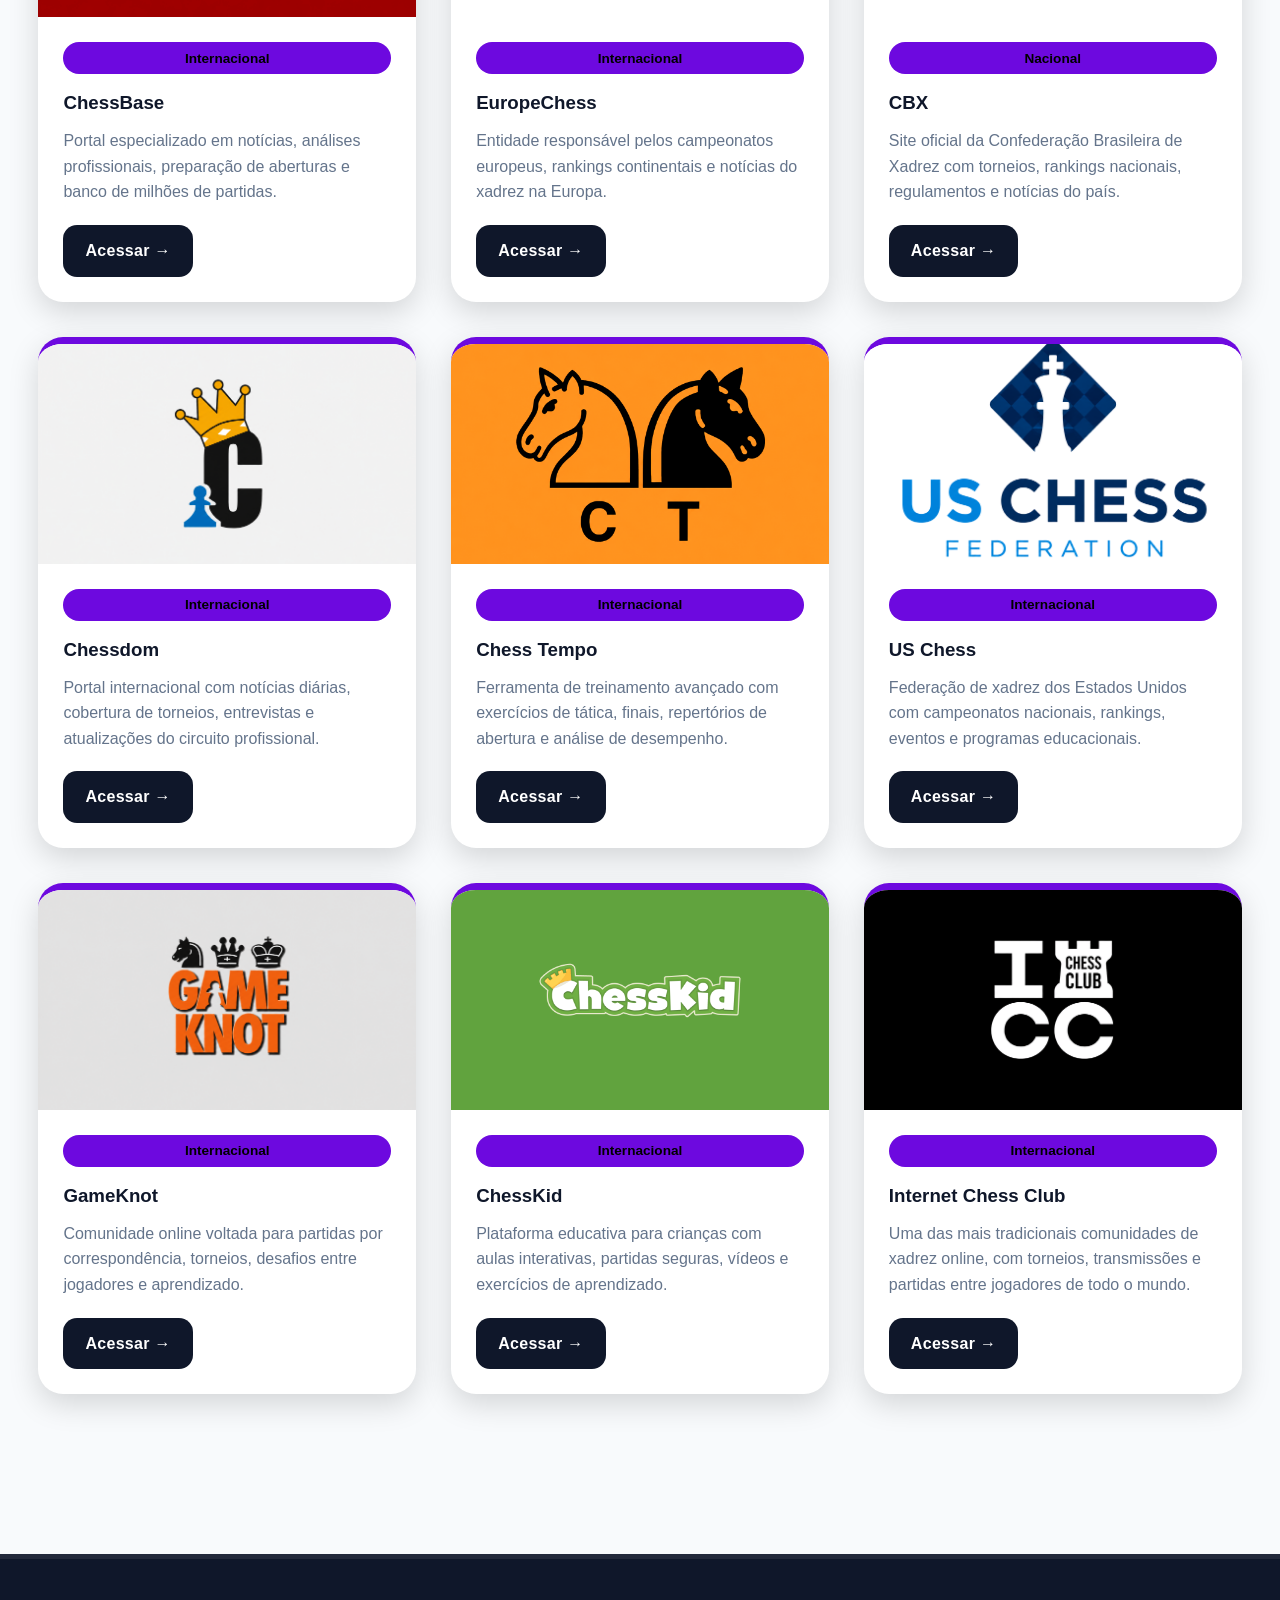
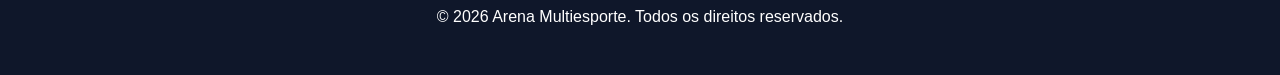
<file: xadrez.html>
<!DOCTYPE html>
<html lang="pt-BR">

<head>

<meta charset="UTF-8">

<meta
name="viewport"
content="width=device-width, initial-scale=1.0"
>

<meta
name="description"
content="Portal completo de xadrez com rankings, partidas, torneios, análises e notícias."
>

<title>
Portal Xadrez | Arena Multiesporte
</title>

<link
rel="stylesheet"
href="style.css"
>

</head>

<body>

<!-- =========================================
HEADER
========================================= -->

<header>

<div class="header-container">

<a href="index.html" class="logo">

<img src="img/logo2.png" alt="Arena Multiesporte">

</a>

<nav>

<ul class="nav-menu">

<li>
<a href="index.html" class="nav-btn">
Início
</a>
</li>

<li>
<a href="futebol.html" class="nav-btn futebol">
Futebol
</a>
</li>

<li>
<a href="f1.html" class="nav-btn f1">
F1
</a>
</li>

<li>
<a href="basquete.html" class="nav-btn basquete">
Basquete
</a>
</li>

<li>
<a href="volei.html" class="nav-btn volei">
Vôlei
</a>
</li>

<li>
<a href="surf.html" class="nav-btn surf">
Surf
</a>
</li>

<li>
<a href="tenis.html" class="nav-btn tenis">
Tênis
</a>
</li>

<li>
<a href="tenisdemesa.html" class="nav-btn mesa">
Tênis de Mesa
</a>
</li>

<li>
<a href="xadrez.html" class="nav-btn xadrez active">
Xadrez
</a>
</li>

</ul>

</nav>

</div>

</header>

<!-- =========================================
HERO
========================================= -->

<section class="hero xadrez-hero">

<div class="hero-content">

<h2>
♟️ Portal Xadrez
</h2>

<p>
Partidas, torneios, rankings, análises e tudo sobre o universo do xadrez.
</p>

</div>

</section>

<!-- =========================================
BUSCA
========================================= -->

<section>

<input
type="text"
id="searchInput"
class="search"
placeholder="Pesquisar portal de xadrez..."
>

</section>

<!-- =========================================
CARDS
========================================= -->

<main class="blog-container">

<section class="posts-grid">

<!-- CARD 1 -->

<article class="post-card xadrez-card">

<div class="card-image">

<img
src="xadrez/chess.webp"
alt="Chess.com"
>

</div>

<div class="post-content">

<span class="category-badge xadrez">
Internacional
</span>

<h3>
Chess.com
</h3>

<p>
Maior plataforma de xadrez do mundo com partidas online, torneios, lições, desafios e cobertura de eventos internacionais.
</p>

<a
href="https://www.chess.com"
target="_blank"
class="read-more"
>
Acessar →
</a>

</div>

</article>

<!-- CARD 2 -->

<article class="post-card xadrez-card">

<div class="card-image card-image--logo">

<img
src="xadrez/lichess.png"
alt="Lichess"
>

</div>

<div class="post-content">

<span class="category-badge xadrez">
Internacional
</span>

<h3>
Lichess
</h3>

<p>
Plataforma gratuita e sem anúncios para jogar, estudar partidas, resolver táticas e acompanhar torneios ao vivo.
</p>

<a
href="https://lichess.org"
target="_blank"
class="read-more"
>
Acessar →
</a>

</div>

</article>

<!-- CARD 3 -->

<article class="post-card xadrez-card">

<div class="card-image card-image--logo">

<img
src="xadrez/fide.jpg"
alt="FIDE"
>

</div>

<div class="post-content">

<span class="category-badge xadrez">
Internacional
</span>

<h3>
FIDE
</h3>

<p>
Federação Internacional de Xadrez responsável pelos rankings oficiais, títulos, campeonatos mundiais e regulamentos.
</p>

<a
href="https://www.fide.com"
target="_blank"
class="read-more"
>
Acessar →
</a>

</div>

</article>

<!-- CARD 4 -->

<article class="post-card xadrez-card">

<div class="card-image card-image--logo">

<img
src="xadrez/chessbase.png"
alt="ChessBase"
>

</div>

<div class="post-content">

<span class="category-badge xadrez">
Internacional
</span>

<h3>
ChessBase
</h3>

<p>
Portal especializado em notícias, análises profissionais, preparação de aberturas e banco de milhões de partidas.
</p>

<a
href="https://www.chessbase.com"
target="_blank"
class="read-more"
>
Acessar →
</a>

</div>

</article>

<!-- CARD 5 -->

<article class="post-card xadrez-card">

<div class="card-image card-image--logo">

<img
src="xadrez/ecu.png"
alt="EuropeChess"
>

</div>

<div class="post-content">

<span class="category-badge xadrez">
Internacional
</span>

<h3>
EuropeChess
</h3>

<p>
Entidade responsável pelos campeonatos europeus, rankings continentais e notícias do xadrez na Europa.
</p>

<a
href="https://www.europechess.org/"
target="_blank"
class="read-more"
>
Acessar →
</a>

</div>

</article>

<!-- CARD 6 -->

<article class="post-card xadrez-card">

<div class="card-image card-image--logo">

<img
src="xadrez/cbx.png"
alt="CBX"
>

</div>

<div class="post-content">

<span class="category-badge xadrez">
Nacional
</span>

<h3>
CBX
</h3>

<p>
Site oficial da Confederação Brasileira de Xadrez com torneios, rankings nacionais, regulamentos e notícias do país.
</p>

<a
href="https://www.cbx.org.br/"
target="_blank"
class="read-more"
>
Acessar →
</a>

</div>

</article>

<!-- CARD 7 -->

<article class="post-card xadrez-card">

<div class="card-image card-image--logo">

<img
src="xadrez/chessdon.png"
alt="Chessdom"
>

</div>

<div class="post-content">

<span class="category-badge xadrez">
Internacional
</span>

<h3>
Chessdom
</h3>

<p>
Portal internacional com notícias diárias, cobertura de torneios, entrevistas e atualizações do circuito profissional.
</p>

<a
href="https://www.chessdom.com/"
target="_blank"
class="read-more"
>
Acessar →
</a>

</div>

</article>

<!-- CARD 8 -->

<article class="post-card xadrez-card">

<div class="card-image card-image--logo">

<img
src="xadrez/ct.png"
alt="chess tempo"
>

</div>

<div class="post-content">

<span class="category-badge xadrez">
Internacional
</span>

<h3>
Chess Tempo
</h3>

<p>
Ferramenta de treinamento avançado com exercícios de tática, finais, repertórios de abertura e análise de desempenho.
</p>

<a
href="https://chesstempo.com/"
target="_blank"
class="read-more"
>
Acessar →
</a>

</div>

</article>

<!-- CARD 9 -->

<article class="post-card xadrez-card">

<div class="card-image card-image--logo">

<img
src="xadrez/uschess.png"
alt="US Chess"
>

</div>

<div class="post-content">

<span class="category-badge xadrez">
Internacional
</span>

<h3>
US Chess
</h3>

<p>
Federação de xadrez dos Estados Unidos com campeonatos nacionais, rankings, eventos e programas educacionais.
</p>

<a
href="https://new.uschess.org"
target="_blank"
class="read-more"
>
Acessar →
</a>

</div>

</article>

<!-- CARD 10 -->

<article class="post-card xadrez-card">

<div class="card-image card-image--logo">

<img
src="xadrez/gameknot.png"
alt="GameKnot"
>

</div>

<div class="post-content">

<span class="category-badge xadrez">
Internacional
</span>

<h3>
GameKnot
</h3>

<p>
Comunidade online voltada para partidas por correspondência, torneios, desafios entre jogadores e aprendizado.
</p>

<a
href="https://gameknot.com/"
target="_blank"
class="read-more"
>
Acessar →
</a>

</div>

</article>

<!-- CARD 11 -->

<article class="post-card xadrez-card">

<div class="card-image">

<img
src="xadrez/chesskid.webp"
alt="ChessKid"
>

</div>

<div class="post-content">

<span class="category-badge xadrez">
Internacional
</span>

<h3>
ChessKid
</h3>

<p>
Plataforma educativa para crianças com aulas interativas, partidas seguras, vídeos e exercícios de aprendizado.
</p>

<a
href="https://www.chesskid.com"
target="_blank"
class="read-more"
>
Acessar →
</a>

</div>

</article>

<!-- CARD 12 -->

<article class="post-card xadrez-card">

<div class="card-image card-image--logo">

<img
src="xadrez/icc.png"
alt="ICC"
>

</div>

<div class="post-content">

<span class="category-badge xadrez">
Internacional
</span>

<h3>
Internet Chess Club
</h3>

<p>
Uma das mais tradicionais comunidades de xadrez online, com torneios, transmissões e partidas entre jogadores de todo o mundo.
</p>

<a
href="https://www.chessclub.com"
target="_blank"
class="read-more"
>
Acessar →
</a>

</div>

</article>

</section>

</main>


<!-- =========================================
FOOTER
========================================= -->

<footer>

<p>
© 2026 Arena Multiesporte.
Todos os direitos reservados.
</p>

</footer>

<script src="script.js"></script>

</body>

</html>
</file>
<file: style.css>
/* =========================================
STYLE.CSS COMPLETO PROFISSIONAL
ARENA MULTIESPORTE
========================================= */

/* =========================================
RESET
========================================= */

* {
    margin: 0;
    padding: 0;
    box-sizing: border-box;
    transition: all 0.5s ease;
}

/* =========================================
VARIÁVEIS
========================================= */

:root {
    --dark: #0f172a;
    --dark2: #27304a;
    --light: #f8fafc;
    --white: #ffffff;
    --gray: #94a3b8;
    --shadow: 0 10px 30px rgba(0, 0, 0, .15);
    --transition: .35s;
    --radius: 22px;
    --futebol: #09b046;
    --f1: #ef4444;
    --basquete: #f37318;
    --volei: #fbf70e;
    --surf: #345fc5;
    --tenis: #b0cb61;
    --mesa: #00eafb;
    --xadrez: #6d09df;
}

/* =========================================
BODY
========================================= */

body {
    font-family: 'Segoe UI', Tahoma, Geneva, Verdana, sans-serif;
    background: var(--light);
    color: #334155;
    overflow-x: hidden;
    line-height: 1.6;
}

/* =========================================
SCROLLBAR
========================================= */

::-webkit-scrollbar {
    width: 10px;
}

::-webkit-scrollbar-track {
    background: var(--dark2);
}

::-webkit-scrollbar-thumb {
    background: var(--inicio);
    border-radius: 20px;
}

/* =========================================
HEADER
========================================= */

header {
    position: sticky;
    top: 0;
    z-index: 9999;
    width: 100%;
    background: rgba(15, 23, 42, .95);
    backdrop-filter: blur(10px);
    box-shadow: 0 5px 20px rgba(0, 0, 0, .25);
    padding: 10px 0;
}

/* =========================================
HEADER CONTAINER
========================================= */

.header-container {
    width: min(1400px, 92%);
    margin: auto;
    display: flex;
    align-items: center;
    justify-content: space-between;
}

/* =========================================
LOGO
========================================= */

.logo {
    display: flex;
    align-items: center;
    text-decoration: none;
}

.logo img {
    width: auto;
    height: 100px;
    object-fit: contain;
    transition: var(--transition);
}

.logo img:hover {
    transform: scale(1.05);
}

/* =========================================
MENU
========================================= */

.nav-menu {
    display: flex;
    gap: 14px;
    list-style: none;
    flex-wrap: wrap;
    align-items: center;
    padding: 6px;
}

/* =========================================
BOTÕES MENU
========================================= */

.nav-btn {
    position: relative;
    padding: 12px 22px;
    border-radius: 14px;
    background: var(--dark2);
    color: white;
    font-weight: 700;
    text-decoration: none;
    overflow: hidden;
    transition: var(--transition);
    border: 2px solid transparent;
    transform: translateY(0);
}

.nav-btn:hover {
    transform: translateY(-3px);
}

/* =========================================
EFEITO BOTÃO
========================================= */

.nav-btn::before {
    content: "";
    position: absolute;
    inset: 0;
    background: white;
    opacity: 0;
    transition: var(--transition);
    pointer-events: none;
}

.nav-btn:hover::before {
    opacity: .08;
}

/* =========================================
BOTÃO ACTIVE (GENÉRICO)
========================================= */

.nav-btn.active {
    border: 2px solid white;
    transform: none;
}

/* =========================================
CORES DOS BOTÕES NO HOVER
========================================= */

.nav-btn.futebol:hover {
    background: var(--futebol);
}
.nav-btn.f1:hover {
    background: var(--f1);
}
.nav-btn.basquete:hover {
    background: var(--basquete);
}
.nav-btn.volei:hover {
    background: var(--volei);
}
.nav-btn.surf:hover {
    background: var(--surf);
}
.nav-btn.tenis:hover {
    background: var(--tenis);
    color: #ffffff;
}
.nav-btn.mesa:hover {
    background: var(--mesa);
}
.nav-btn.xadrez:hover {
    background: var(--xadrez);
    color: #ffffff;
}

/* =========================================
BOTÃO INÍCIO: HOVER E ATIVO (AMARELO)
========================================= */

.nav-menu li:first-child .nav-btn:hover {
    background: #ffcc00;
    color: #000;
}

.nav-btn.inicio-btn.active {
    background: #ffcc00 !important;
    color: #000000 !important;
    border-color: #ffcc00 !important;
    transform: none;
}

/* =========================================
CORES DOS BOTÕES NO ESTADO ACTIVE (COM !important)
========================================= */

.nav-btn.futebol.active {
    background: var(--futebol) !important;
    color: #000 !important;
}
.nav-btn.f1.active {
    background: var(--f1) !important;
    color: #000 !important;
}
.nav-btn.basquete.active {
    background: var(--basquete) !important;
    color: #000 !important;
}
.nav-btn.volei.active {
    background: var(--volei) !important;
    color: #000 !important;
}
.nav-btn.surf.active {
    background: var(--surf) !important;
    color: #fff !important;
}
.nav-btn.tenis.active {
    background: var(--tenis) !important;
    color: #000 !important;
}
.nav-btn.mesa.active {
    background: var(--mesa) !important;
    color: #000 !important;
}
.nav-btn.xadrez.active {
    background: var(--xadrez) !important;
    color: #fff !important;
}

/* =========================================
HERO
========================================= */

.hero {
    min-height: 540px;
    display: flex;
    align-items: center;
    justify-content: center;
    text-align: center;
    padding: 40px;
    position: relative;
    overflow: hidden;
    background: linear-gradient(135deg, #0f172a, #1e293b);
}

.hero::before {
    content: "";
    position: absolute;
    width: 600px;
    height: 600px;
    background: radial-gradient(circle, rgba(255, 255, 255, .12), transparent);
    top: -200px;
    right: -150px;
}

.hero::after {
    content: "";
    position: absolute;
    bottom: 0;
    left: 0;
    width: 100%;
    height: 6px;
    background: linear-gradient(90deg, transparent, rgba(255, 255, 255, .6), transparent);
}

/* =========================================
HERO CONTENT
========================================= */

.hero-content {
    position: relative;
    z-index: 2;
    max-width: 850px;
    animation: heroFade 1s ease;
}

.hero h2 {
    font-size: 4.3rem;
    color: white;
    margin-bottom: 25px;
    font-weight: 900;
    letter-spacing: 1px;
    text-shadow: 0 4px 18px rgba(0, 0, 0, .25);
}

.hero p {
    color: #e2e8f0;
    font-size: 1.2rem;
}

/* =========================================
HERÓIS DOS ESPORTES (cores específicas)
========================================= */

.futebol-hero {
    background: linear-gradient(135deg, #065f46, #16a34a, #4ade80);
    border-bottom: 6px solid var(--futebol);
}
.f1-hero {
    background: linear-gradient(135deg, #580505, #f30303, #f66767);
    border-bottom: 6px solid var(--f1);
}
.basquete-hero {
    background: linear-gradient(135deg, #d64718, #f58f58, #f8a765);
    border-bottom: 6px solid var(--basquete);
}
.volei-hero {
    background: linear-gradient(135deg, #ca8a04, #fde047, #fef08a);
    border-bottom: 6px solid var(--volei);
}
.surf-hero {
    background: linear-gradient(135deg, #074e74, #1477a5, #0a9fde);
    border-bottom: 6px solid var(--surf);
}
.tenis-hero {
    background: linear-gradient(135deg, #3a6600, #9fe341, #c2ef7b);
    border-bottom: 6px solid var(--tenis);
}
.mesa-hero {
    background: linear-gradient(135deg, #245995, #3ec2f1, #9fe2f7);
    border-bottom: 6px solid var(--mesa);
}
.xadrez-hero {
    background: linear-gradient(135deg, #3b0378, #5608b5, #8004fc);
    border-bottom: 6px solid var(--xadrez);
}

/* =========================================
SEARCH
========================================= */

.search {
    width: min(700px, 92%);
    display: block;
    margin: 50px auto;
    padding: 18px 24px;
    border: none;
    outline: none;
    border-radius: 20px;
    background: white;
    font-size: 1rem;
    box-shadow: 0 5px 20px rgba(0, 0, 0, .08);
    transition: var(--transition);
}

.search:focus {
    transform: scale(1.01);
    box-shadow: 0 10px 25px rgba(0, 0, 0, .12);
}

.search:hover {
    box-shadow: 0 15px 35px rgba(0, 0, 0, .15);
}

/* =========================================
CONTAINER
========================================= */

.blog-container {
    width: min(1450px, 94%);
    margin: auto;
    padding: 30px 0 80px;
}

/* =========================================
GRID
========================================= */

.posts-grid {
    display: grid;
    grid-template-columns: repeat(auto-fit, minmax(330px, 1fr));
    gap: 35px;
}

/* =========================================
CARD
========================================= */

.post-card {
    position: relative;
    overflow: hidden;
    border-radius: 25px;
    background: white;
    box-shadow: var(--shadow);
    transition: var(--transition);
    text-decoration: none;
    color: inherit;
    animation: fadeUp .7s ease;
    display: flex;
    flex-direction: column;
    height: 100%;
    backdrop-filter: blur(6px);
    z-index: 1;
}

.post-card:hover {
    transform: translateY(-12px) scale(1.02);
    box-shadow: 0 20px 40px rgba(0, 0, 0, .22);
}

/* =========================================
BORDAS SUPERIORES DOS CARDS
========================================= */

.futebol-card {
    border-top: 7px solid var(--futebol);
}
.f1-card {
    border-top: 7px solid var(--f1);
}
.basquete-card {
    border-top: 7px solid var(--basquete);
}
.volei-card {
    border-top: 7px solid var(--volei);
}
.surf-card {
    border-top: 7px solid var(--surf);
}
.tenis-card {
    border-top: 7px solid var(--tenis);
}
.mesa-card {
    border-top: 7px solid var(--mesa);
}
.xadrez-card {
    border-top: 7px solid var(--xadrez);
}

/* =========================================
SHADOW DOS CARDS NO HOVER (cores)
========================================= */

.futebol-card:hover {
    box-shadow: 0 20px 40px rgba(18, 214, 57, 0.35);
}
.f1-card:hover {
    box-shadow: 0 20px 40px rgba(137, 28, 28, 0.537);
}
.basquete-card:hover {
    box-shadow: 0 20px 40px rgba(215, 101, 7, 0.414);
}
.volei-card:hover {
    box-shadow: 0 20px 40px rgba(255, 238, 2, 0.4);
}
.surf-card:hover {
    box-shadow: 0 20px 40px rgba(14, 165, 233, .35);
}
.tenis-card:hover {
    box-shadow: 0 20px 40px rgba(132, 204, 22, .35);
}
.mesa-card:hover {
    box-shadow: 0 20px 40px rgba(5, 255, 242, 0.375);
}
.xadrez-card:hover {
    box-shadow: 0 20px 40px rgba(150, 2, 255, 0.35);
}

/* =========================================
EFEITO GLOW NOS CARDS
========================================= */

.futebol-card::after,
.f1-card::after,
.basquete-card::after,
.volei-card::after,
.surf-card::after,
.tenis-card::after,
.mesa-card::after,
.xadrez-card::after {
    content: "";
    position: absolute;
    inset: 0;
    opacity: 0;
    transition: var(--transition);
    pointer-events: none;
}

.futebol-card::after {
    background: radial-gradient(circle at top, rgba(9, 176, 70, .18), transparent 70%);
}
.f1-card::after {
    background: radial-gradient(circle at top, rgba(239, 68, 68, .18), transparent 70%);
}
.basquete-card::after {
    background: radial-gradient(circle at top, rgba(243, 115, 24, .18), transparent 70%);
}
.volei-card::after {
    background: radial-gradient(circle at top, rgba(251, 247, 14, .18), transparent 70%);
}
.surf-card::after {
    background: radial-gradient(circle at top, rgba(52, 95, 197, .18), transparent 70%);
}
.tenis-card::after {
    background: radial-gradient(circle at top, rgba(176, 203, 97, .18), transparent 70%);
}
.mesa-card::after {
    background: radial-gradient(circle at top, rgba(0, 234, 251, .18), transparent 70%);
}
.xadrez-card::after {
    background: radial-gradient(circle at top, rgba(109, 9, 223, .18), transparent 70%);
}

.post-card:hover::after {
    opacity: 1;
}

/* =========================================
IMAGEM CARD
========================================= */

.card-image {
    width: 100%;
    height: 220px;
    overflow: hidden;
}

.card-image img {
    width: 100%;
    height: 100%;
    object-fit: cover;
    display: block;
    filter: saturate(1.05) contrast(1.02);
}

/* =========================================
CONTEÚDO DO CARD
========================================= */

.post-content {
    padding: 25px;
    position: relative;
    z-index: 2;
    flex: 1;
    display: flex;
    flex-direction: column;
}

.post-content h3 {
    color: #0f172a;
    margin-bottom: 10px;
}

.post-content p {
    color: #64748b;
    margin-bottom: 20px;
    min-height: 70px;
}

/* =========================================
BADGES
========================================= */

.category-badge {
    display: inline-flex;
    align-items: center;
    justify-content: center;
    min-width: 120px;
    height: 32px;
    padding: 0 14px;
    border-radius: 999px;
    font-size: 0.85rem;
    font-weight: 600;
    line-height: 1;
    margin-bottom: 14px;
    color: rgb(0, 0, 0) !important;
}

body.dark .category-badge {
    color: rgb(255, 255, 255) !important;
}

.category-badge.futebol {
    background: var(--futebol);
}
.category-badge.f1 {
    background: var(--f1);
}
.category-badge.basquete {
    background: var(--basquete);
}
.category-badge.volei {
    background: var(--volei);
}
.category-badge.surf {
    background: var(--surf);
}
.category-badge.tenis {
    background: var(--tenis);
    color: #ffffff;
}
.category-badge.mesa {
    background: var(--mesa);
}
.category-badge.xadrez {
    background: var(--xadrez);
    color: #ffffff;
}

/* =========================================
BOTÃO LEIA MAIS (PADRÃO)
========================================= */

.read-more {
    display: inline-flex;
    align-items: center;
    justify-content: center;
    gap: 8px;
    padding: 13px 22px;
    border-radius: 14px;
    background: #0f172a; /* fundo escuro padrão */
    color: white;
    text-decoration: none;
    font-weight: 700;
    transition: var(--transition);
    position: relative;
    z-index: 5;
    cursor: pointer;
    margin-top: auto;
    align-self: flex-start;
    letter-spacing: .3px;
}

.read-more:hover {
    transform: translateY(-3px);
    /* A cor de fundo será sobrescrita pelos hovers específicos abaixo */
}

.read-more:active {
    transform: scale(.96);
}

/* =========================================
HOVER ESPECÍFICO PARA CADA ESPORTE (APENAS NO HOVER)
========================================= */

.futebol-card .read-more:hover {
    background: var(--futebol);
    color: #000;
}
.f1-card .read-more:hover {
    background: var(--f1);
    color: #fff;
}
.basquete-card .read-more:hover {
    background: var(--basquete);
    color: #000;
}
.volei-card .read-more:hover {
    background: var(--volei);
    color: #000;
}
.surf-card .read-more:hover {
    background: var(--surf);
    color: #fff;
}
.tenis-card .read-more:hover {
    background: var(--tenis);
    color: #000;
}
.mesa-card .read-more:hover {
    background: var(--mesa);
    color: #000;
}
.xadrez-card .read-more:hover {
    background: var(--xadrez);
    color: #fff;
}

/* =========================================
DESTAQUES
========================================= */

.highlights {
    width: min(1450px, 94%);
    margin: 40px auto 100px;
}

.highlights h2 {
    text-align: center;
    font-size: 2.6rem;
    margin-bottom: 50px;
    color: #0f172a;
}

.highlight-grid {
    display: grid;
    grid-template-columns: repeat(auto-fit, minmax(260px, 1fr));
    gap: 30px;
}

.highlight-card {
    background: white;
    border-radius: 22px;
    padding: 35px;
    box-shadow: 0 10px 30px rgba(0, 0, 0, .10);
    transition: var(--transition);
    border-top: 5px solid transparent;
}

.highlight-card:hover {
    transform: translateY(-8px);
    box-shadow: 0 18px 35px rgba(0, 0, 0, .18);
}

.highlight-card h3 {
    font-size: 1.4rem;
    margin-bottom: 15px;
    color: #0f172a;
}

.highlight-card p {
    color: #64748b;
}

.highlight-card:nth-child(1) {
    border-color: var(--futebol);
}
.highlight-card:nth-child(2) {
    border-color: var(--f1);
}
.highlight-card:nth-child(3) {
    border-color: var(--basquete);
}
.highlight-card:nth-child(4) {
    border-color: var(--volei);
}
.highlight-card:nth-child(5) {
    border-color: var(--surf);
}
.highlight-card:nth-child(6) {
    border-color: var(--tenis);
}
.highlight-card:nth-child(7) {
    border-color: var(--mesa);
}
.highlight-card:nth-child(8) {
    border-color: var(--xadrez);
}

/* =========================================
FOOTER
========================================= */

footer {
    background: #0f172a;
    color: white;
    text-align: center;
    padding: 45px 20px;
    margin-top: 80px;
    border-top: 5px solid rgba(255, 255, 255, .08);
}

.footer-social {
    margin: 30px 0;
}

.footer-social h3 {
    margin-bottom: 15px;
    color: white;
}

.social-links {
    display: flex;
    justify-content: center;
    flex-wrap: wrap;
    gap: 15px;
}

.social-links a {
    color: white;
    text-decoration: none;
    padding: 10px 18px;
    border-radius: 12px;
    background: rgba(255, 255, 255, .08);
    transition: .3s;
}

.social-links a:hover {
    transform: translateY(-3px);
    background: rgba(255, 255, 255, .18);
}

/* =========================================
DARK MODE
========================================= */

body.dark {
    background: #151d31;
    color: white;
}

body.dark header {
    background: rgba(2, 6, 23, .95);
}

body.dark .search {
    background: #1e293b;
    color: white;
}

body.dark .post-card {
    background: #1e293b;
}

body.dark .highlight-card {
    background: #1e293b;
}

body.dark .post-content h3,
body.dark .highlights h2,
body.dark .highlight-card h3 {
    color: white;
}

body.dark .post-content p,
body.dark .highlight-card p {
    color: #cbd5e1;
}

/* =========================================
BOTÃO DARK MODE
========================================= */

#darkModeBtn {
    position: fixed;
    right: 20px;
    bottom: 20px;
    width: 60px;
    height: 60px;
    border: none;
    border-radius: 50%;
    background: #0f172a;
    color: white;
    font-size: 24px;
    cursor: pointer;
    z-index: 9999;
    box-shadow: 0 10px 25px rgba(0, 0, 0, .25);
    transition: var(--transition);
}

#darkModeBtn:hover {
    transform: scale(1.1);
}

/* =========================================
ANIMAÇÕES
========================================= */

@keyframes fadeUp {
    from {
        opacity: 0;
        transform: translateY(40px);
    }
    to {
        opacity: 1;
        transform: translateY(0);
    }
}

@keyframes heroFade {
    from {
        opacity: 0;
        transform: translateY(50px);
    }
    to {
        opacity: 1;
        transform: translateY(0);
    }
}

/* =========================================
DELAYS PARA OS CARDS
========================================= */

.post-card:nth-child(1) {
    animation-delay: .1s;
}
.post-card:nth-child(2) {
    animation-delay: .2s;
}
.post-card:nth-child(3) {
    animation-delay: .3s;
}
.post-card:nth-child(4) {
    animation-delay: .4s;
}
.post-card:nth-child(5) {
    animation-delay: .5s;
}
.post-card:nth-child(6) {
    animation-delay: .6s;
}
.post-card:nth-child(7) {
    animation-delay: .7s;
}
.post-card:nth-child(8) {
    animation-delay: .8s;
}
.post-card:nth-child(9) {
    animation-delay: .9s;
}
.post-card:nth-child(10) {
    animation-delay: 1s;
}
.post-card:nth-child(11) {
    animation-delay: 1.1s;
}
.post-card:nth-child(12) {
    animation-delay: 1.2s;
}

/* =========================================
SCROLL SUAVE
========================================= */

html {
    scroll-behavior: smooth;
}

/* =========================================
RESPONSIVO
========================================= */

@media (max-width: 1100px) {
    .hero h2 {
        font-size: 3.4rem;
    }
    .posts-grid {
        grid-template-columns: repeat(auto-fit, minmax(280px, 1fr));
    }
}

@media (max-width: 900px) {
    header {
        position: relative;
    }
    .header-container {
        flex-direction: column;
        gap: 15px;
        width: 96%;
    }
    .logo img {
        height: 58px;
    }
    .nav-menu {
        display: flex;
        flex-wrap: wrap;
        justify-content: center;
        align-items: center;
        gap: 8px;
        padding: 0;
    }
    .nav-btn {
        display: inline-block;
        width: auto;
        padding: 9px 12px;
        font-size: .78rem;
        white-space: nowrap;
    }
    .hero {
        min-height: 420px;
    }
    .hero h2 {
        font-size: 2.5rem;
    }
}

@media (max-width: 600px) {
    .header-container {
        width: 96%;
    }
    .nav-menu {
        display: flex;
        flex-wrap: wrap;
        justify-content: center;
        gap: 8px;
    }
    .nav-btn {
        width: auto;
        padding: 9px 12px;
        font-size: .78rem;
    }
    .logo img {
        height: 60px;
    }
    .posts-grid {
        grid-template-columns: 1fr;
    }
    .card-image {
        height: 190px;
    }
    .hero h2 {
        font-size: 2rem;
    }
    .hero p {
        font-size: .95rem;
    }
}

@media (max-width: 480px) {
    .hero h2 {
        line-height: 1.1;
    }
    .hero-content {
        width: 100%;
    }
    .search {
        width: 92%;
    }
    .nav-menu {
        gap: 6px;
    }
    .nav-btn {
        padding: 8px 10px;
        font-size: .72rem;
    }
    .logo img {
        height: 50px;
    }
}
</file>
